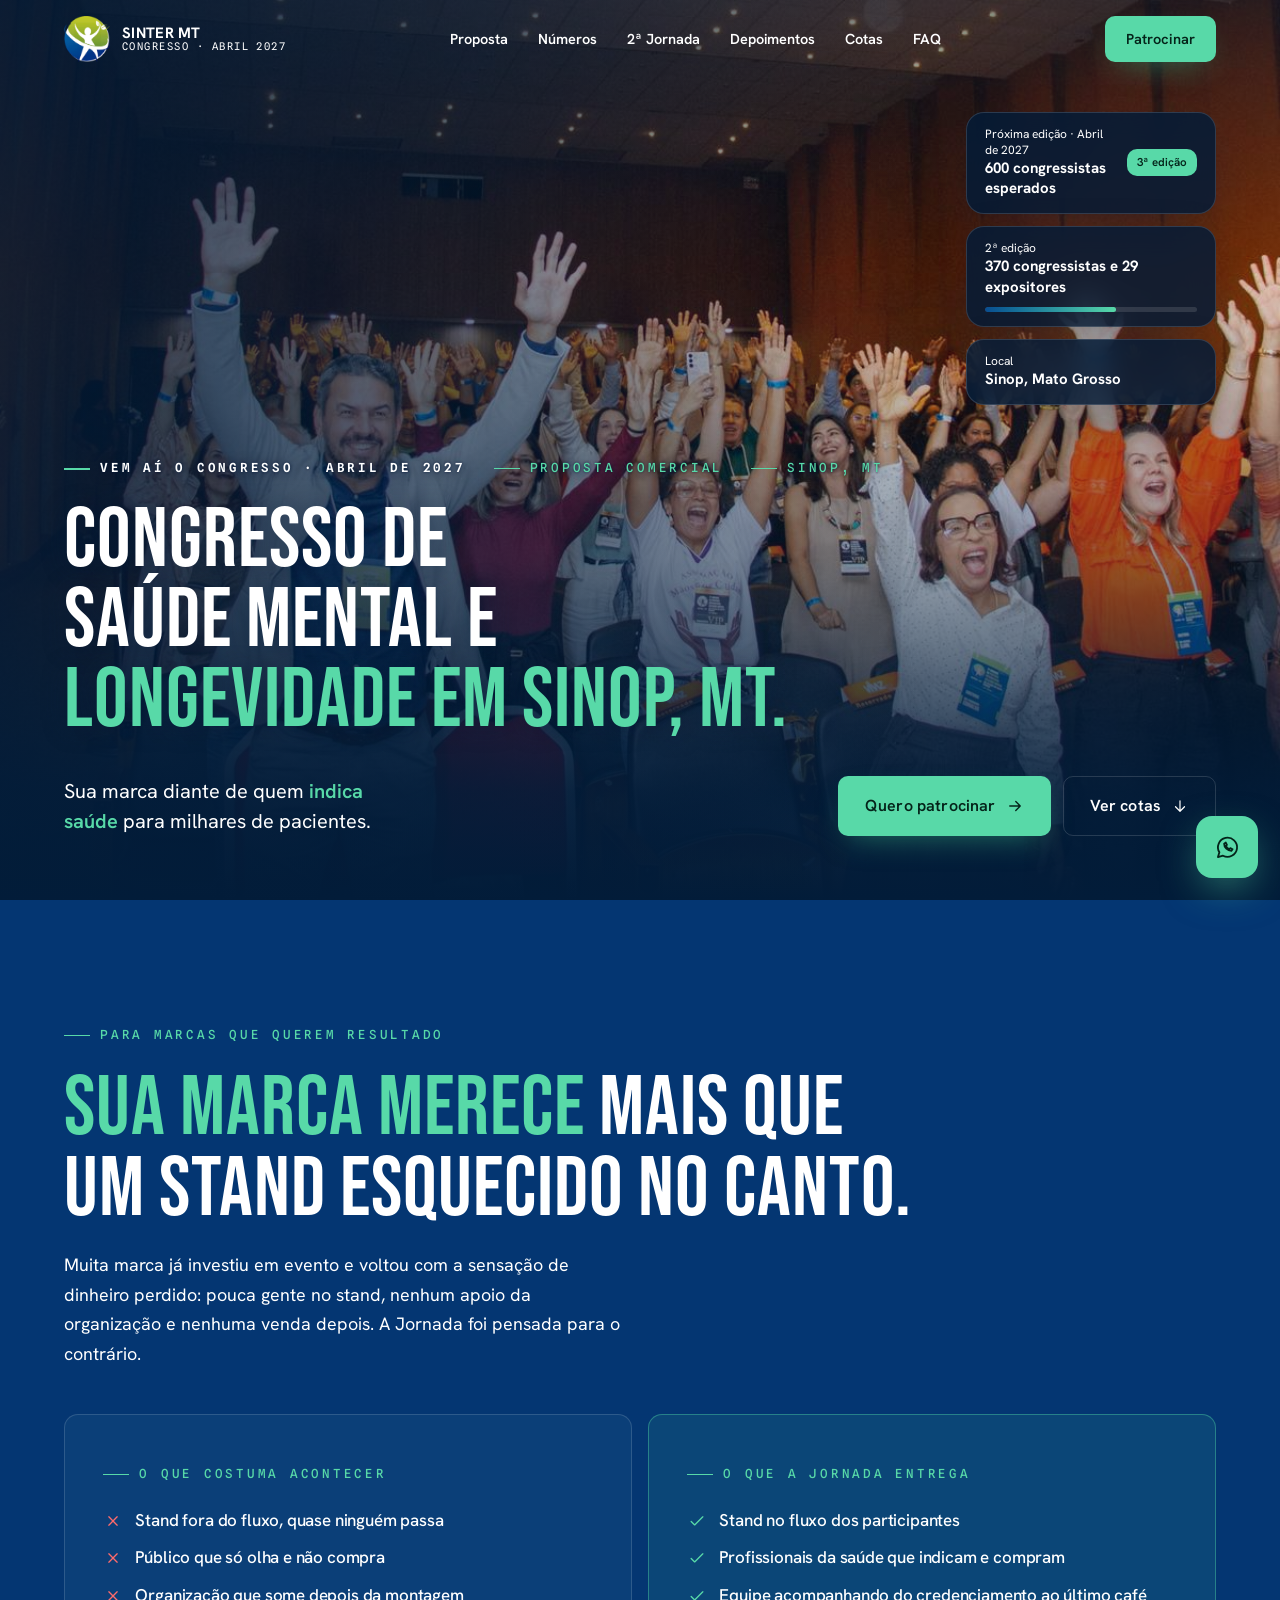
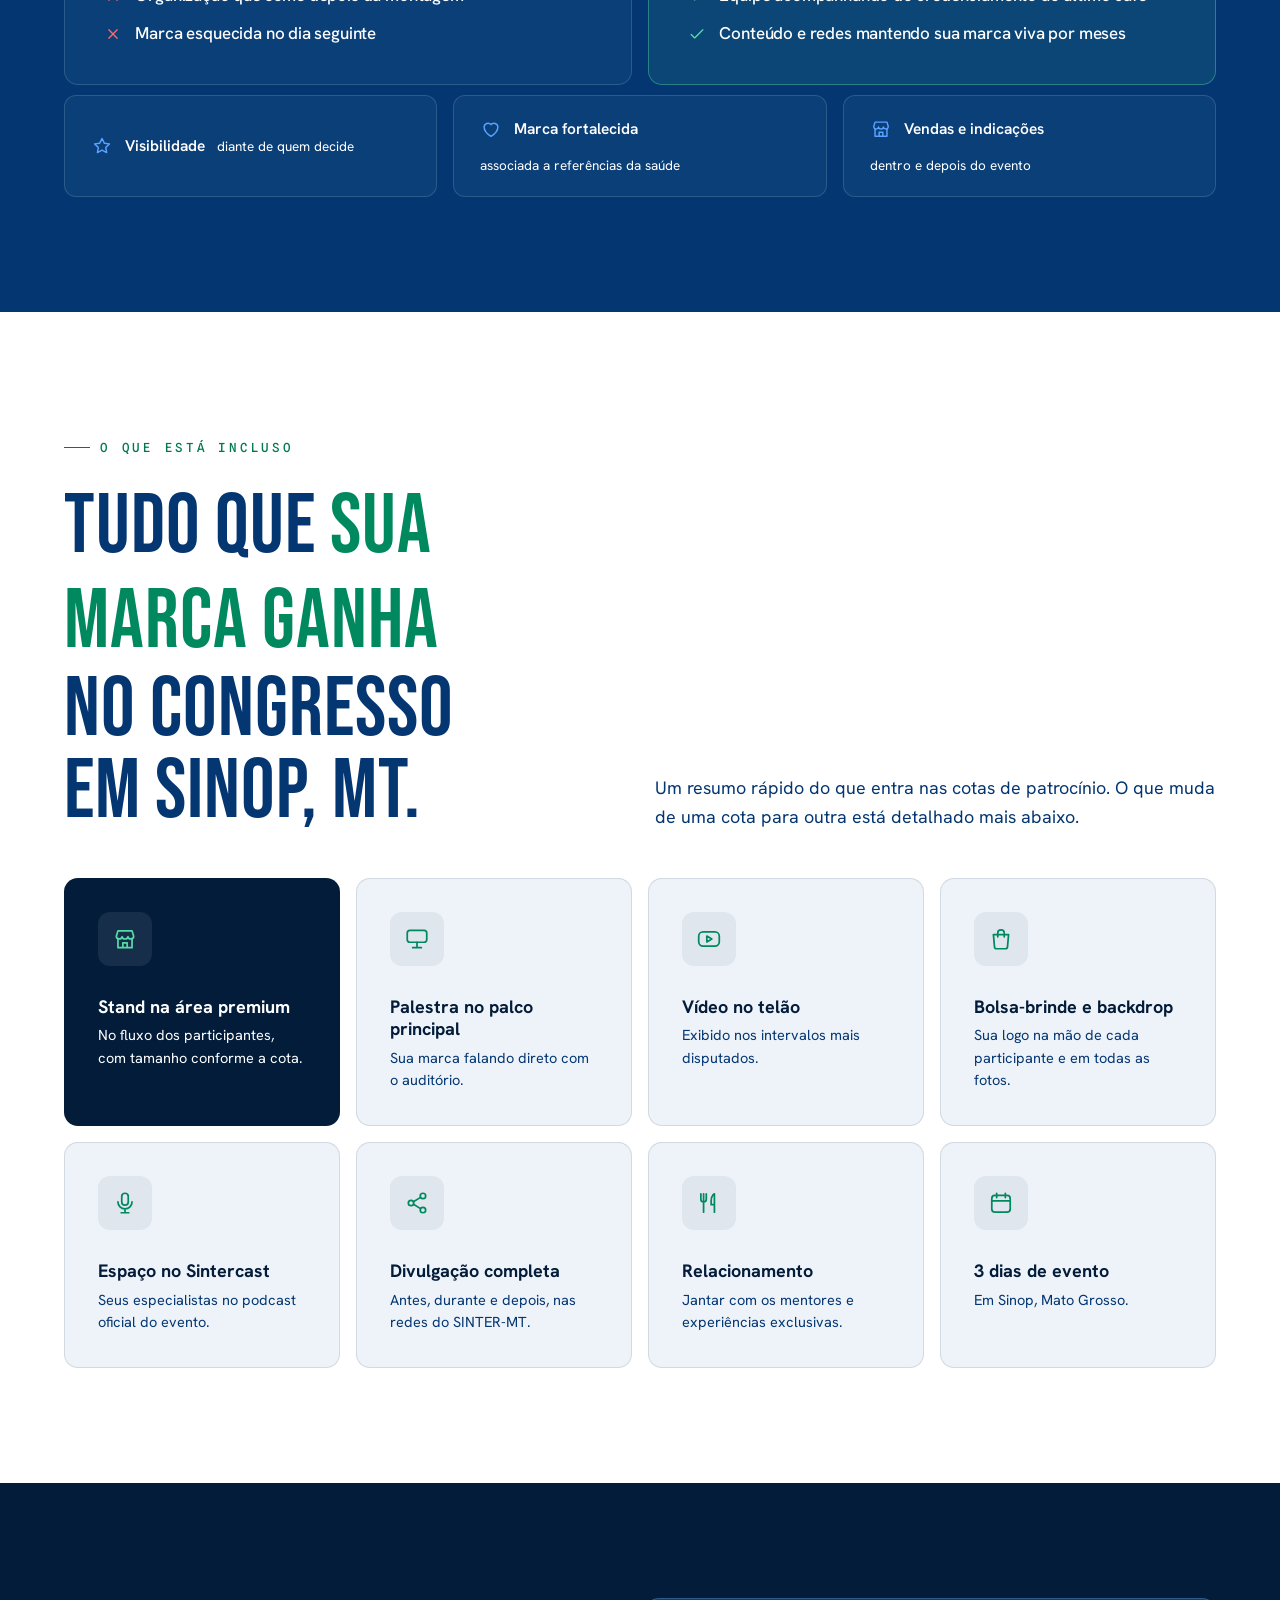
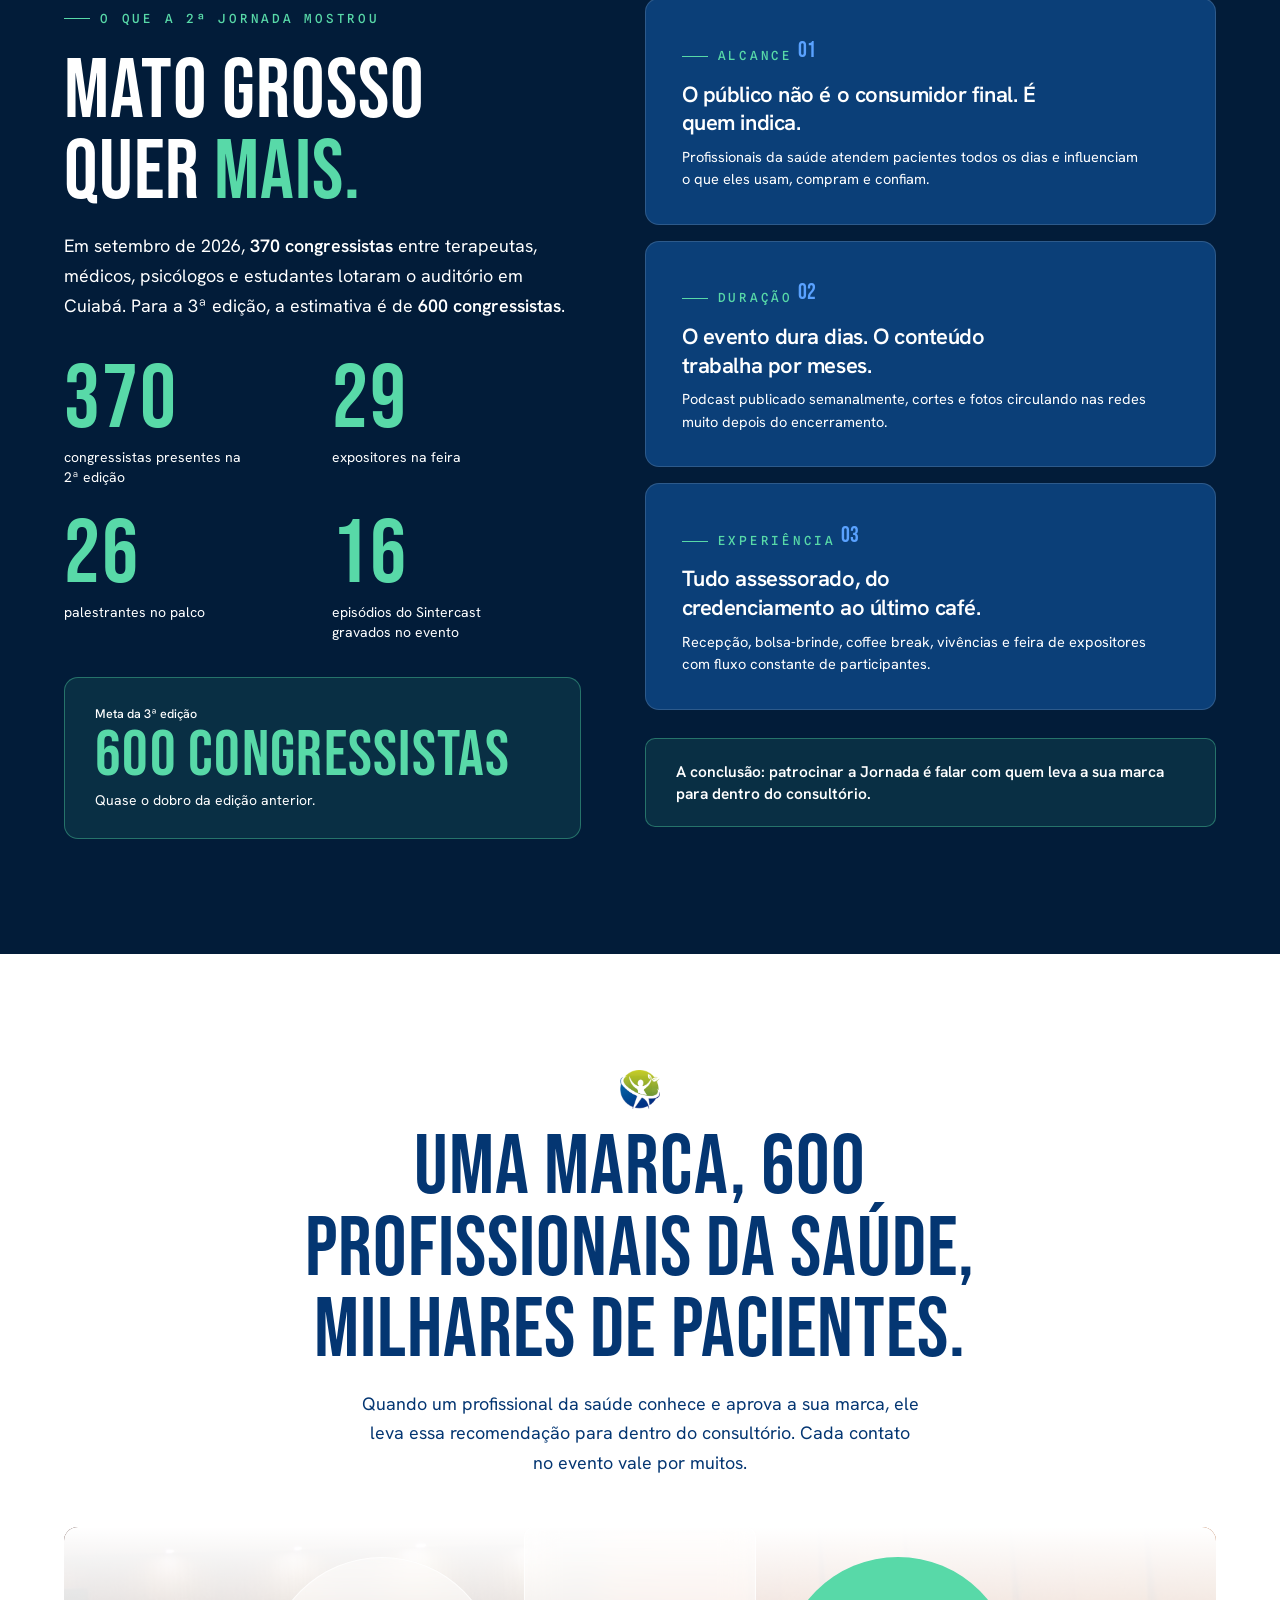
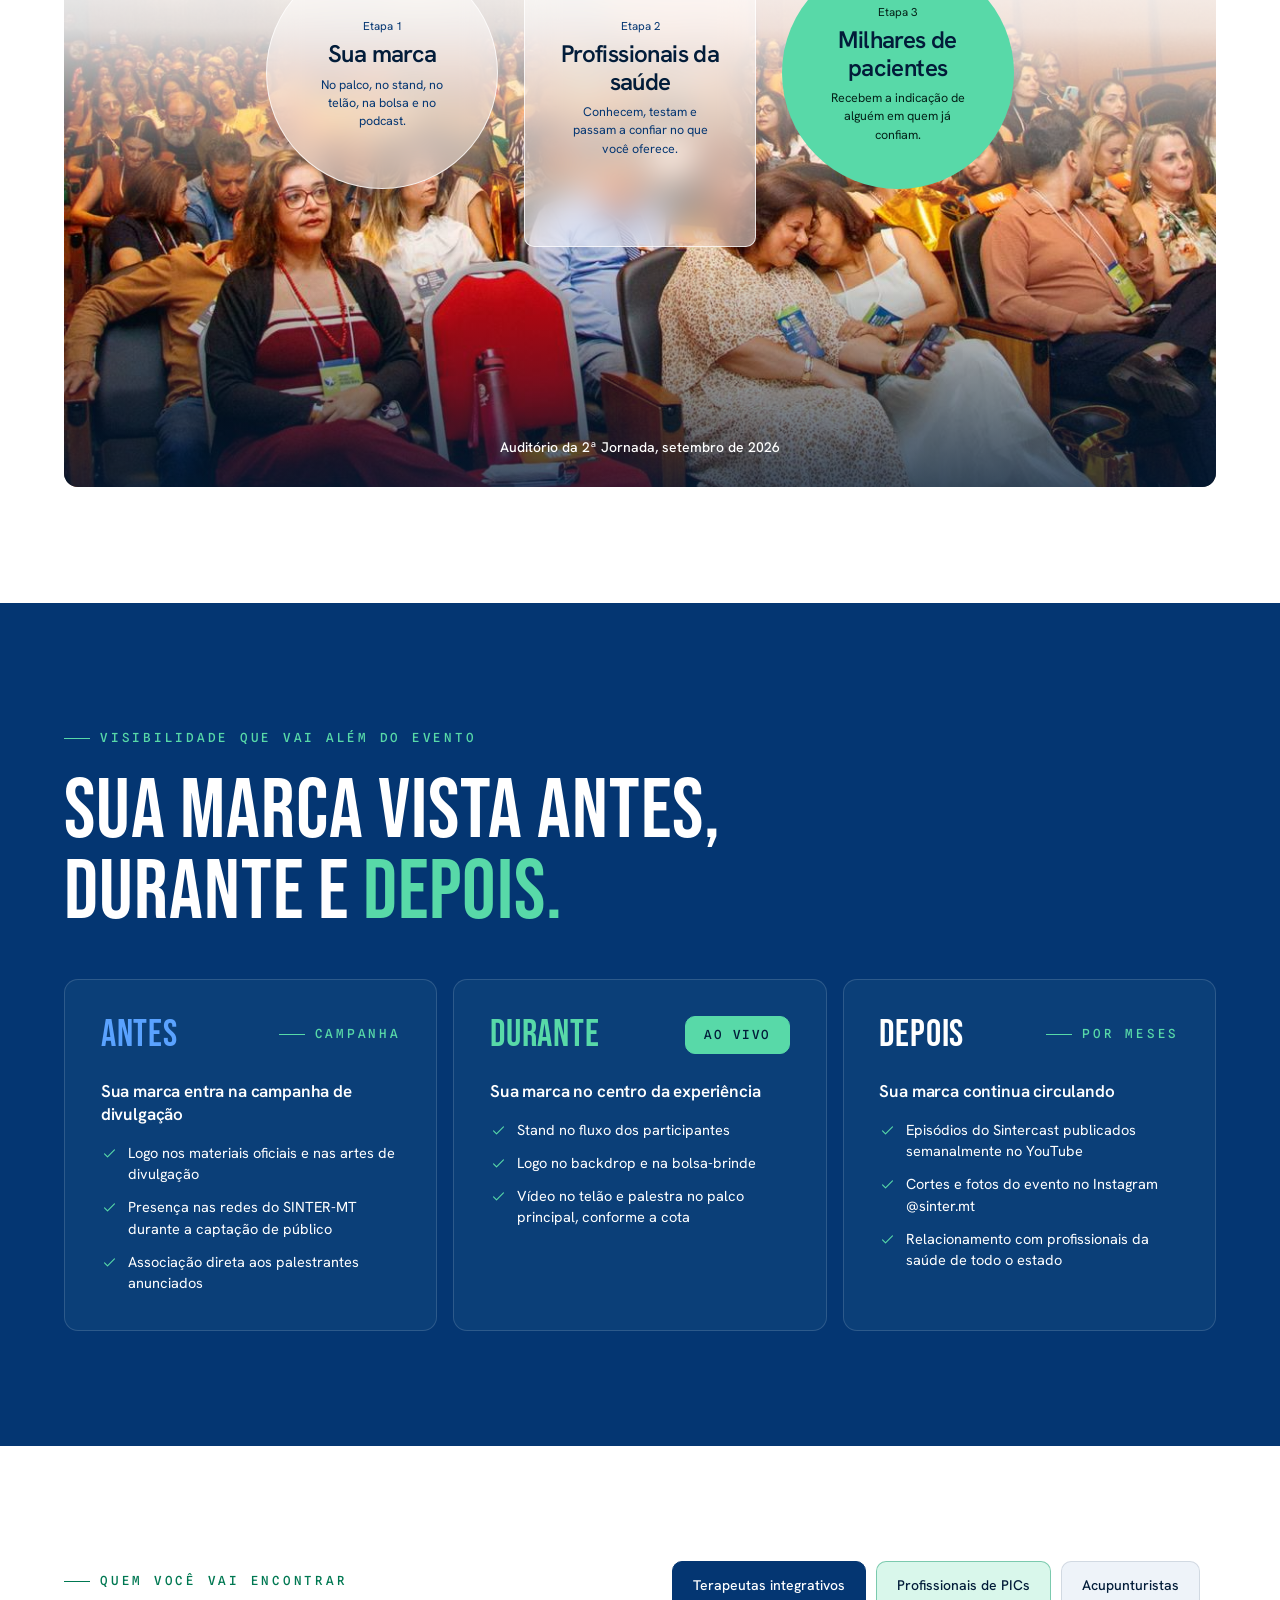
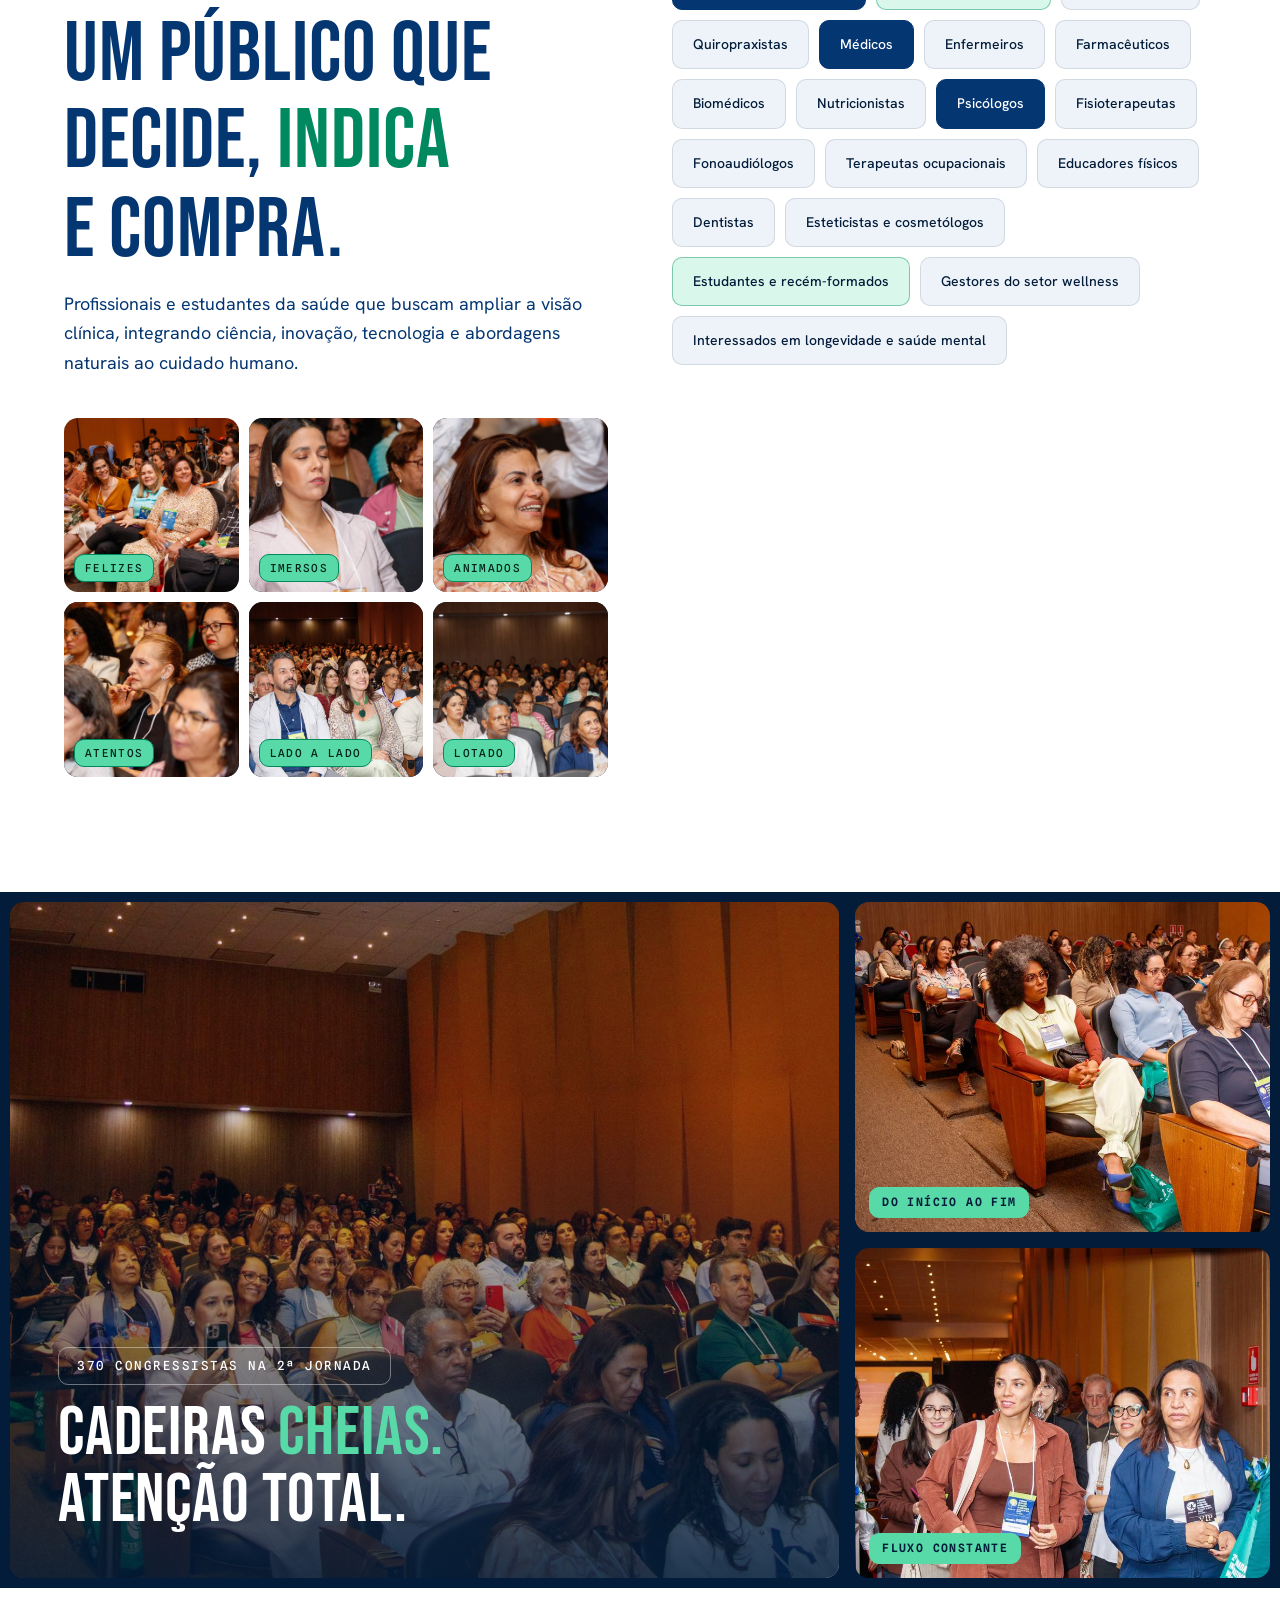
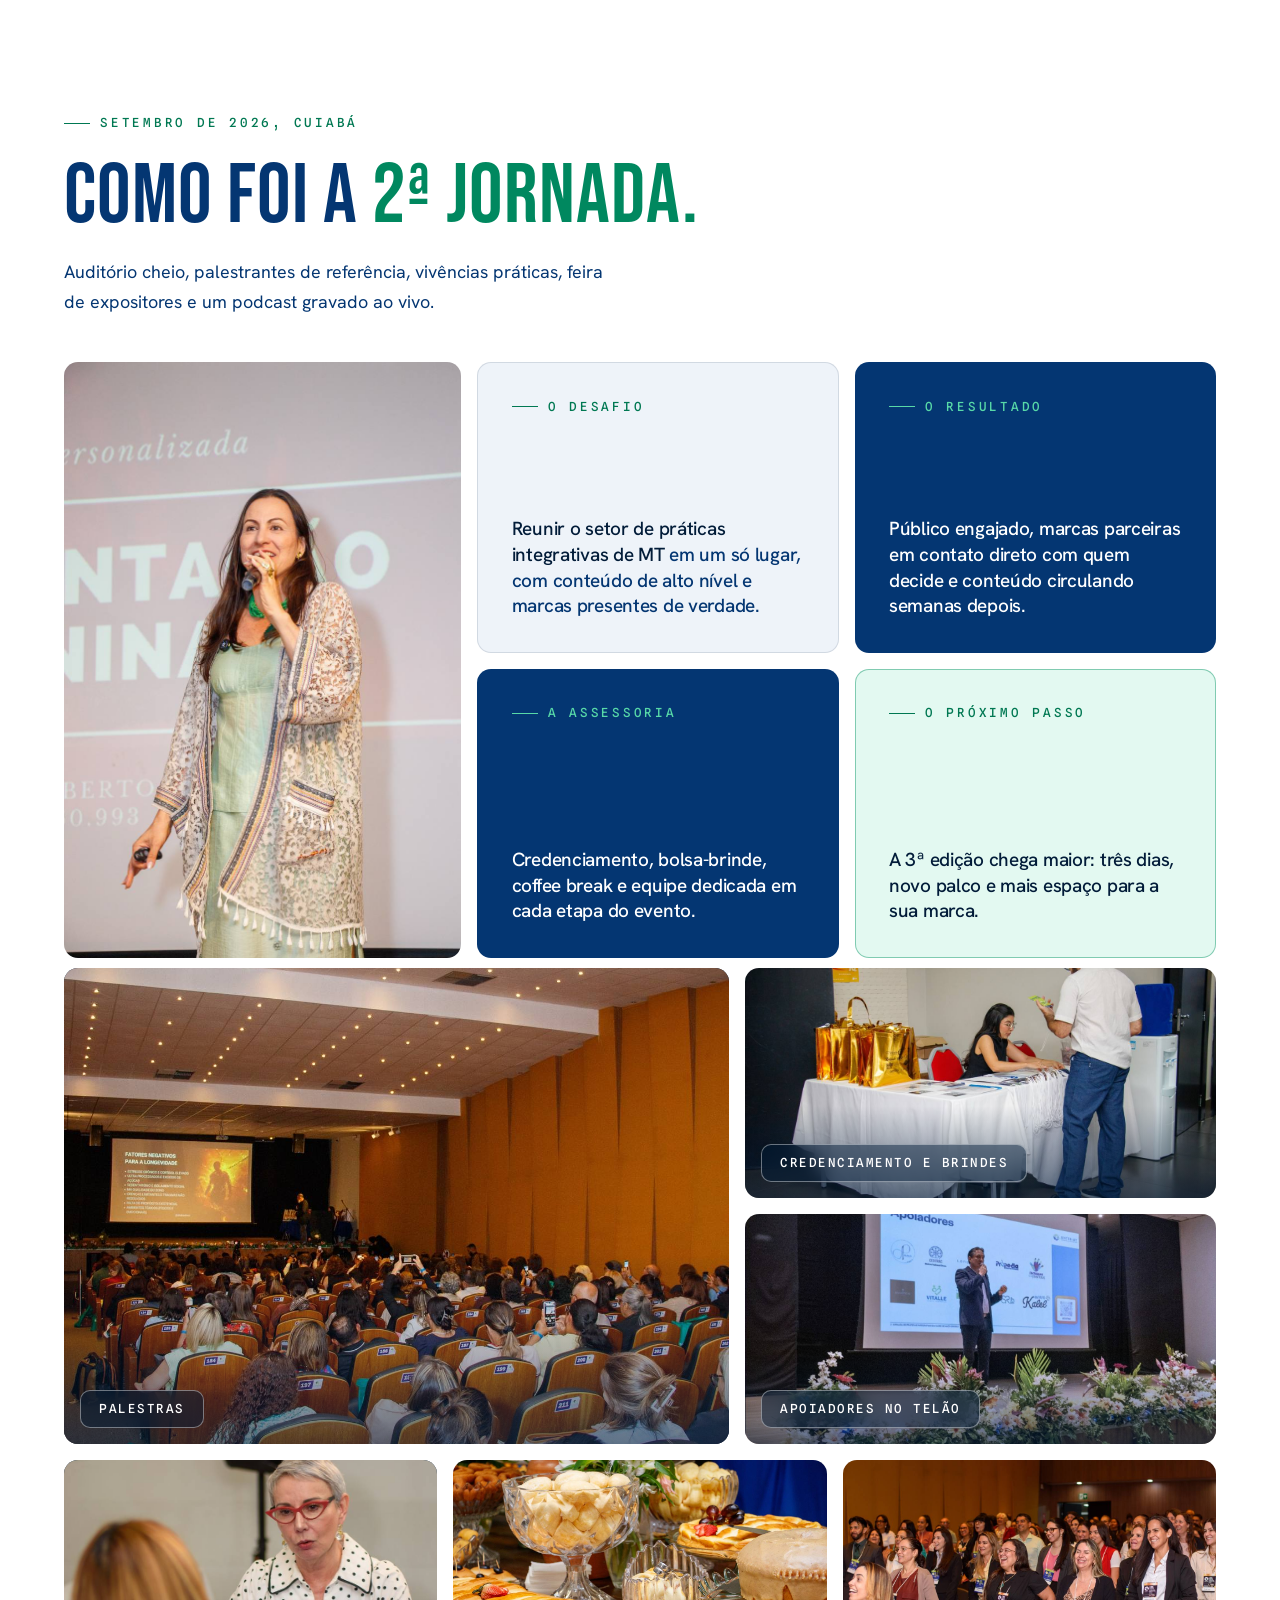
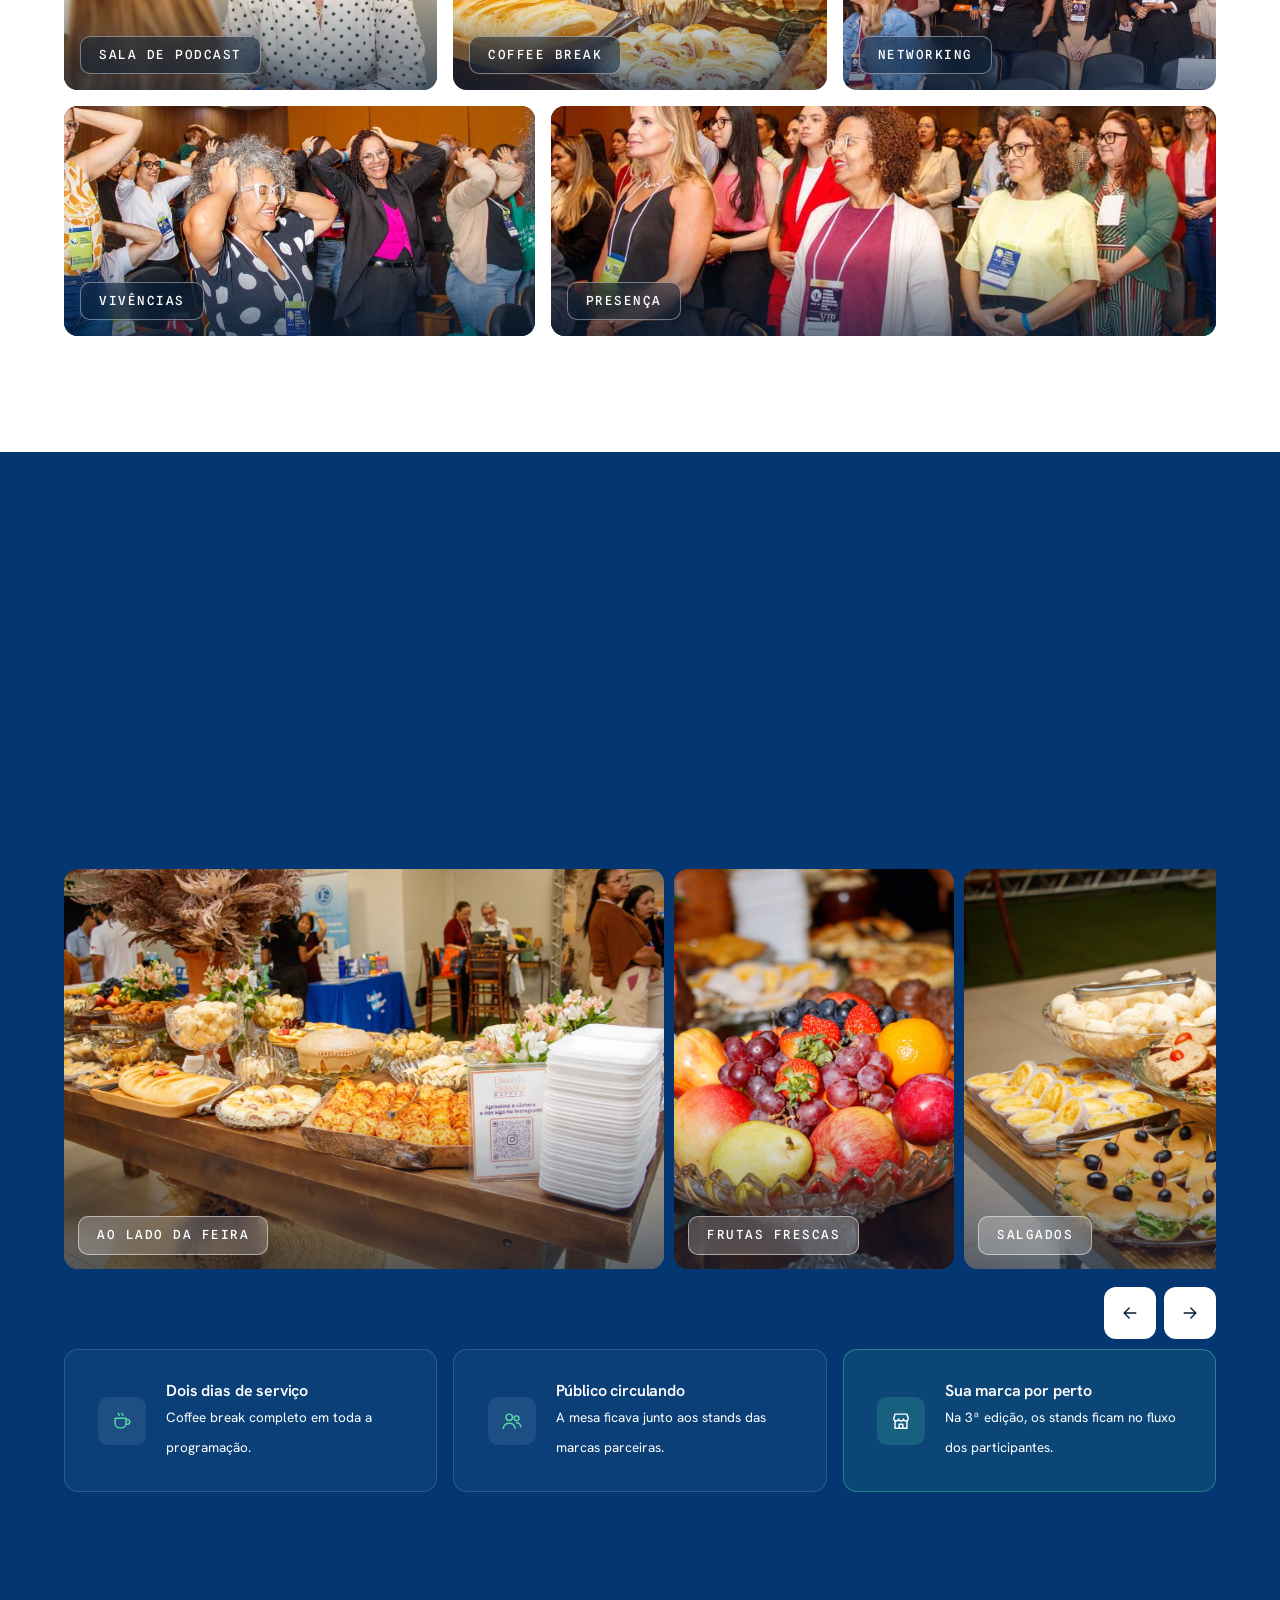
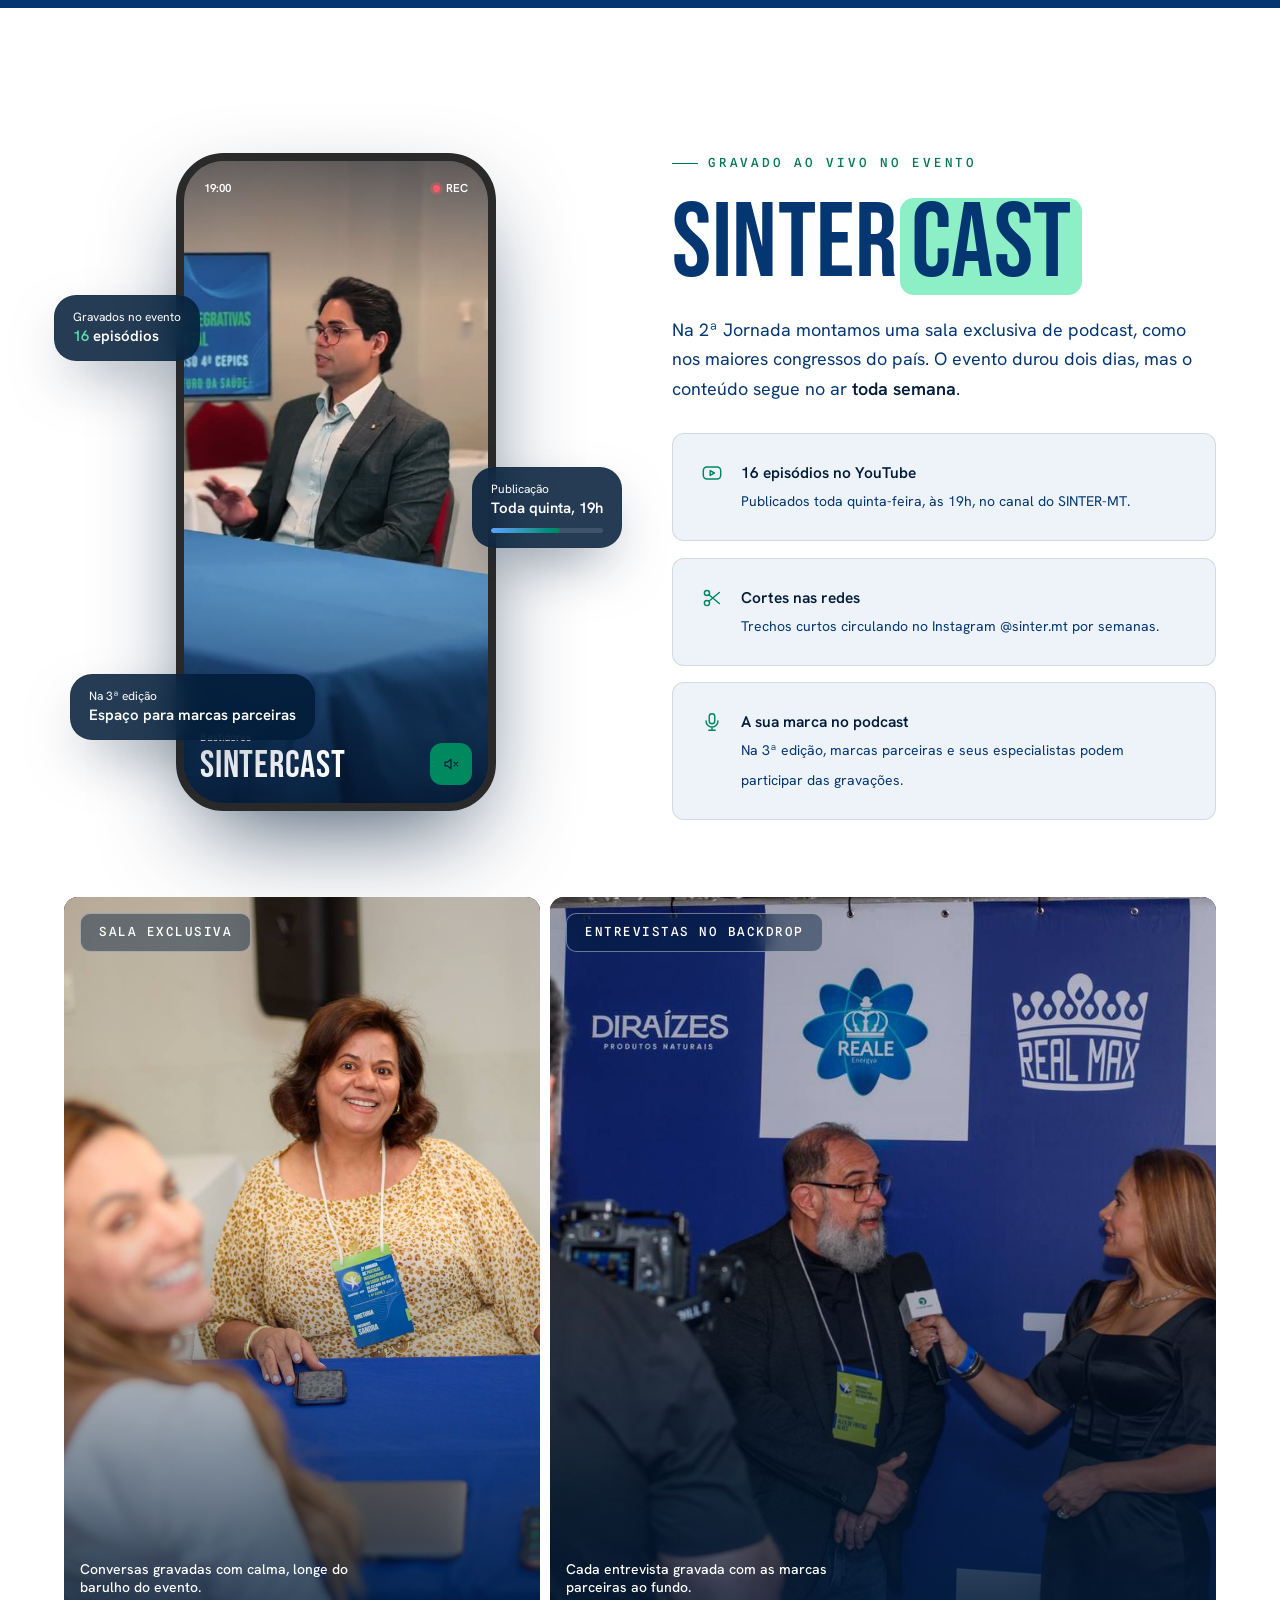
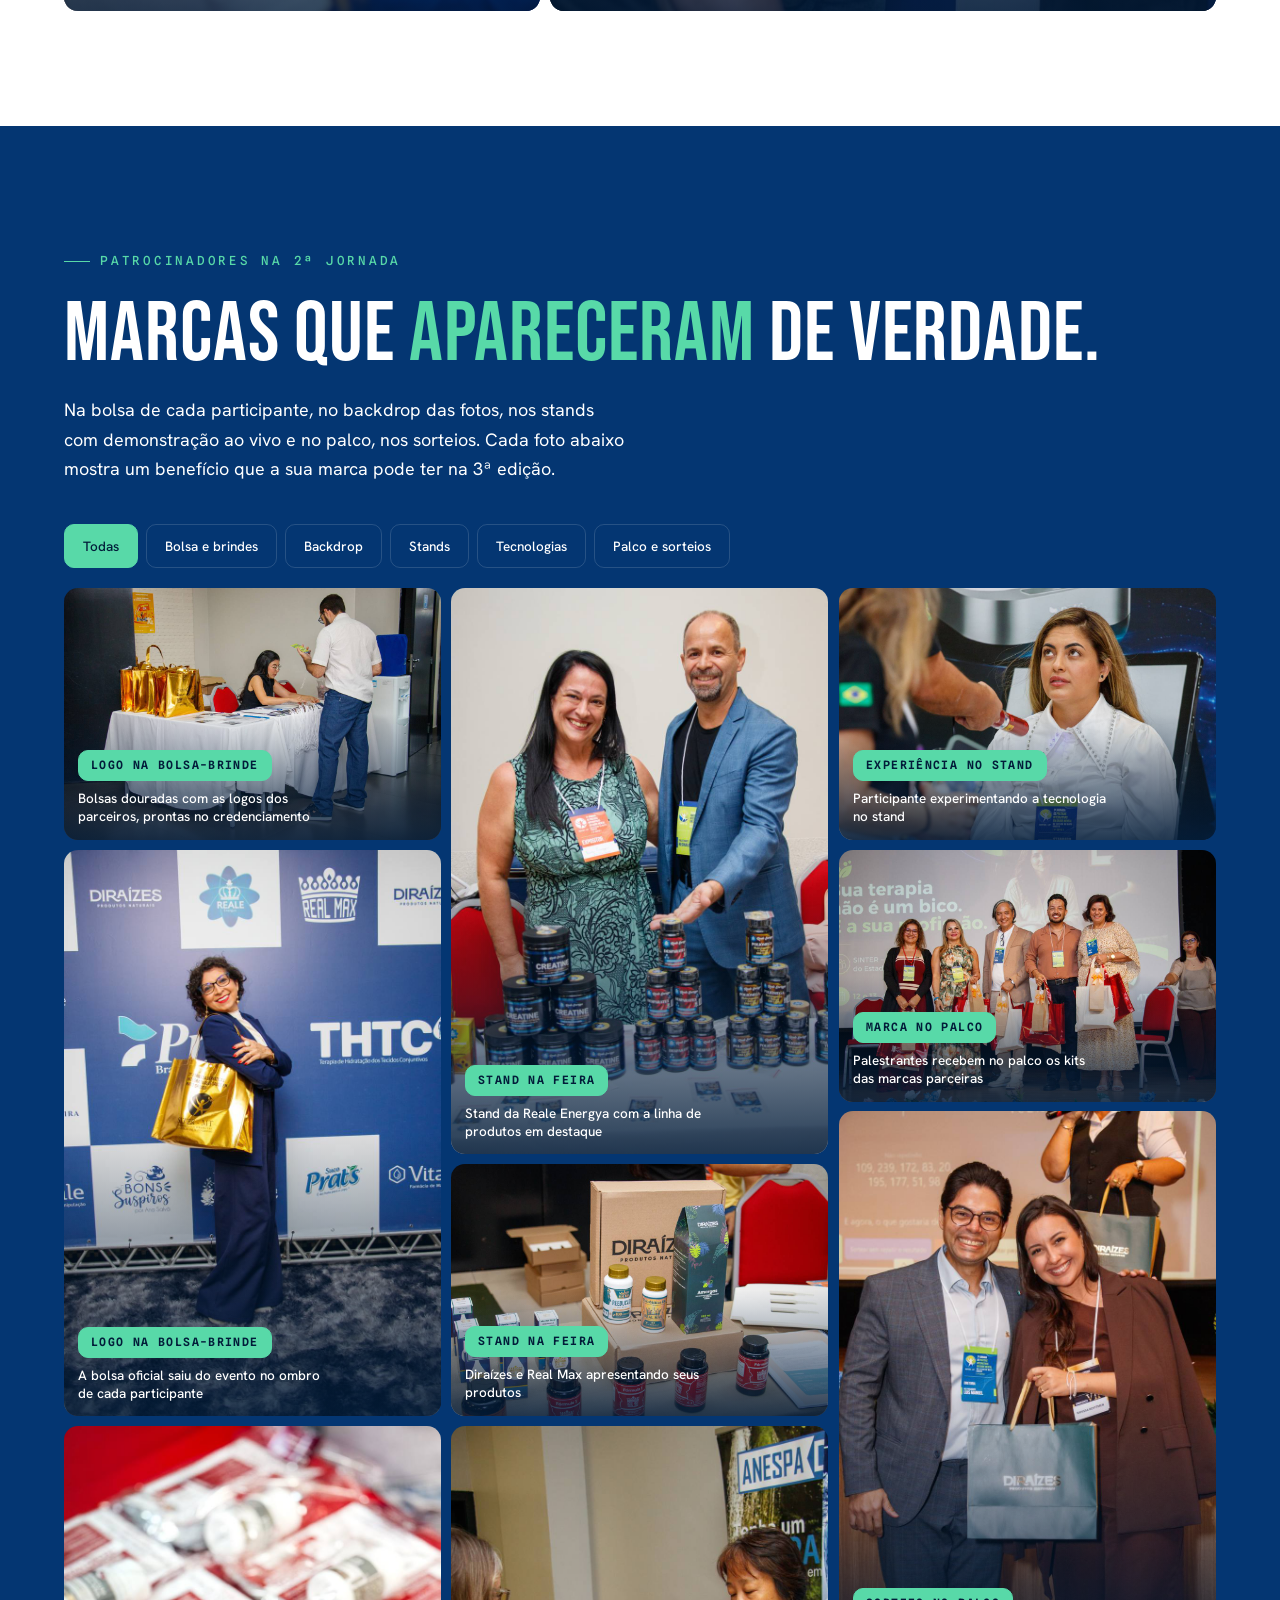
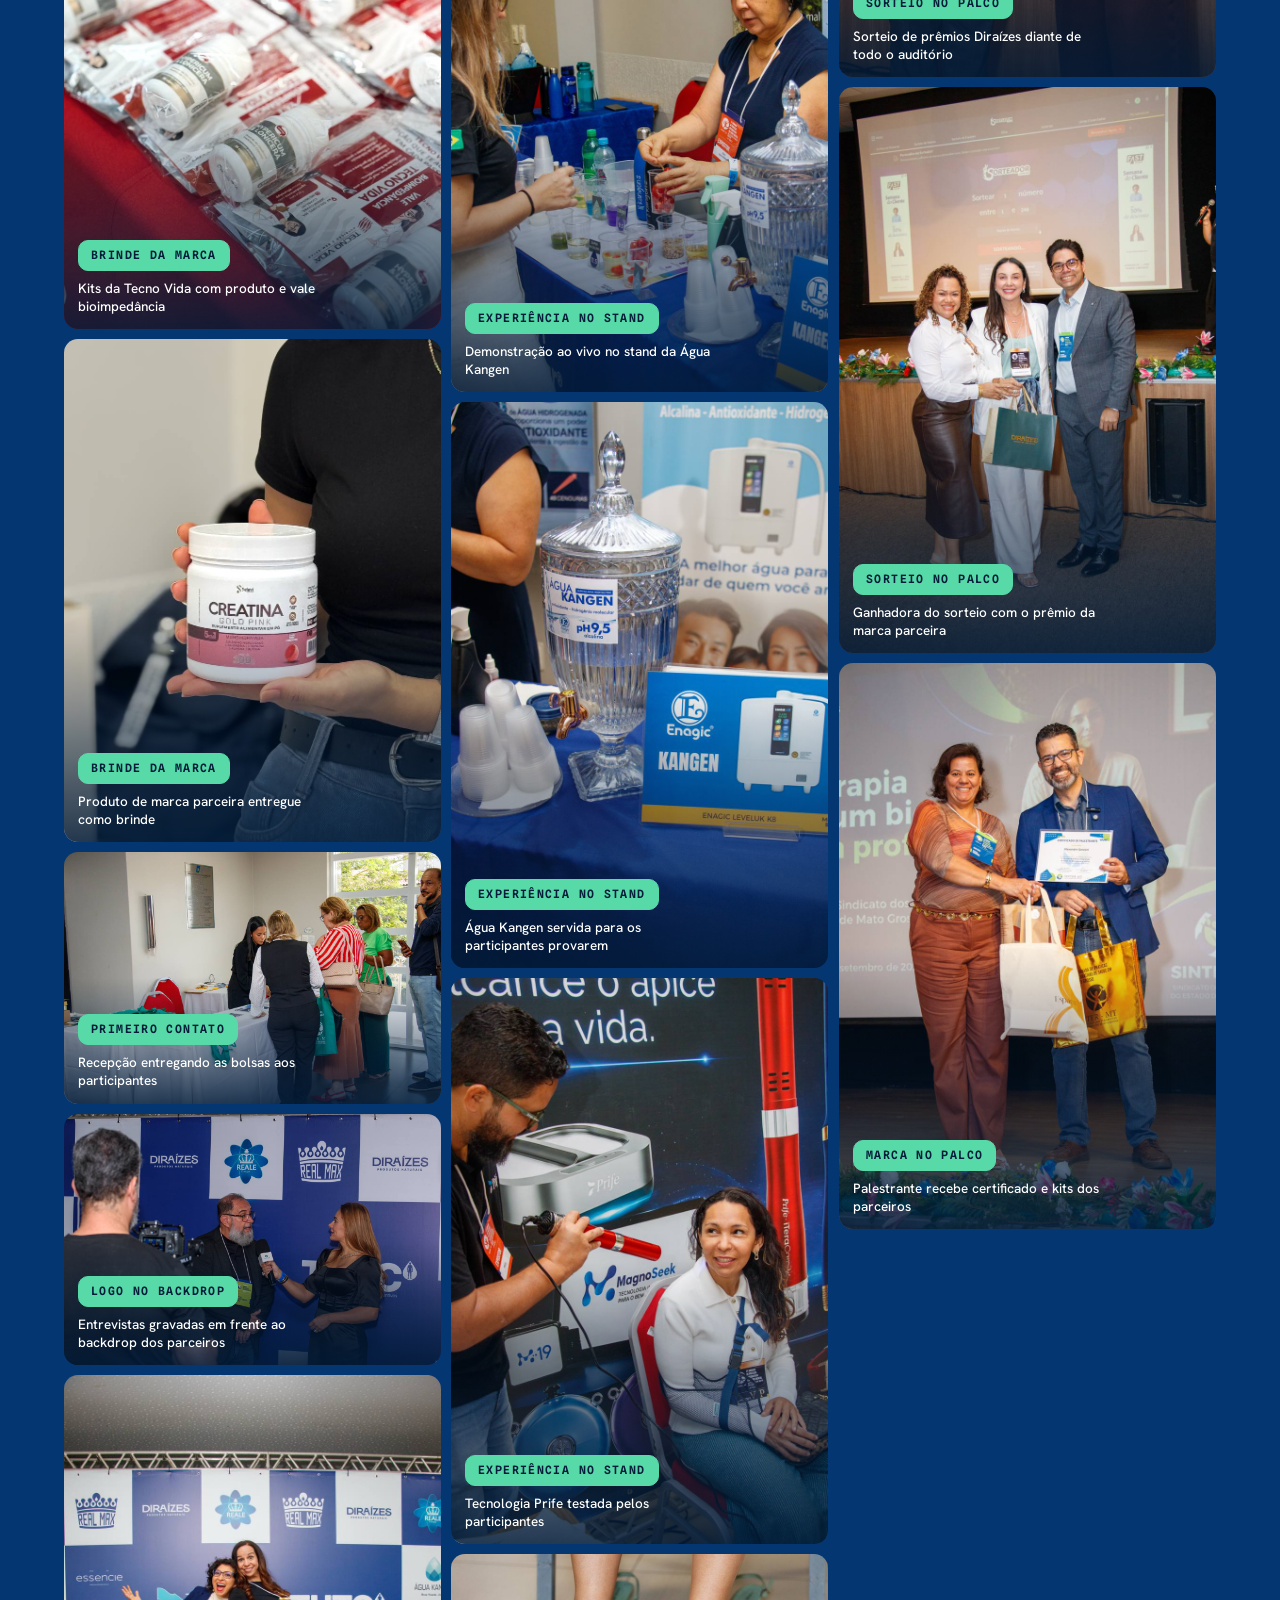
<file: propostasinter_evento2027/index.html>
<!DOCTYPE html>
<html lang="pt-BR">
<head>
<meta charset="UTF-8">
<meta name="viewport" content="width=device-width, initial-scale=1, viewport-fit=cover">
<title>Seja patrocinador | Congresso de Saúde Mental e Longevidade | SINTER-MT</title>
<meta name="description" content="Proposta comercial da Congresso de Saúde Mental e Longevidade. Coloque sua marca diante dos profissionais que indicam saúde para milhares de pacientes.">
<meta property="og:title" content="Seja patrocinador da Congresso de Saúde Mental e Longevidade">
<meta property="og:description" content="Sua marca diante de quem indica saúde para milhares de pacientes. Conheça as cotas.">
<meta name="theme-color" content="#043672">
<link rel="icon" type="image/png" href="img/embed_1.png">
<link rel="preconnect" href="https://fonts.googleapis.com">
<link rel="preconnect" href="https://fonts.gstatic.com" crossorigin>
<link href="https://fonts.googleapis.com/css2?family=Bebas+Neue&family=Hanken+Grotesk:wght@400;500;600;700;800&family=Spline+Sans+Mono:wght@400;500&display=swap" rel="stylesheet">
<style>
:root{
  --bg:#021c39;
  --panel:#043672;
  --panel-2:#0b3f78;
  --white:#ffffff;
  --soft:#e9e4d8;
  --ink:#021c39;
  --blue:#5aa2ff;
  --neon:oklch(0.80 0.135 165);
  --dim:#fff;
  --dim-ink:rgba(2,28,57,.42);
  --line:rgba(255,255,255,.14);
  --line-ink:rgba(2,28,57,.14);
  --r-xl:40px; --r-lg:28px; --r-md:22px; --r-pill:999px;
  --sans:"Hanken Grotesk",system-ui,-apple-system,"Segoe UI",Roboto,sans-serif;
  --display:"Hanken Grotesk",system-ui,sans-serif;
}
*{box-sizing:border-box;margin:0;padding:0}
html{overflow-x:hidden;scroll-behavior:smooth;-webkit-text-size-adjust:100%}
body{background:var(--bg);color:var(--white);font-family:var(--sans);font-size:16px;line-height:1.6;padding:10px 10px calc(10px + env(safe-area-inset-bottom,0px));overflow-x:hidden}
img{max-width:100%;display:block}
a{color:inherit;text-decoration:none}
strong{font-weight:600}
:focus-visible{outline:2px solid var(--neon);outline-offset:3px;border-radius:12px}
.neon{color:var(--neon)}

/* ---------- panels ---------- */
.panel{position:relative;border-radius:var(--r-xl);overflow:hidden;margin-bottom:10px;padding:clamp(56px,8vw,110px) clamp(22px,5vw,72px)}
.panel.dark{background:var(--panel)}
.panel.deep{background:var(--bg);border:1px solid var(--line)}
.panel.light{background:#f4f1ea;color:var(--ink)}
.panel.soft{background:var(--soft);color:var(--ink)}
.panel.neon-bg{background:var(--neon);color:var(--ink)}
.inner{max-width:1180px;margin:0 auto;position:relative;z-index:2}
.row{display:flex;justify-content:space-between;align-items:center;gap:20px;flex-wrap:wrap}

/* ---------- type ---------- */
.h1,.h2,.h3{font-weight:600;letter-spacing:-.035em;line-height:1.04}
.h1{font-size:clamp(42px,6.6vw,94px)}
.h2{font-size:clamp(36px,5.2vw,70px)}
.h3{font-size:clamp(26px,2.8vw,36px);letter-spacing:-.03em}
.m{color:var(--dim)}
.light .m,.soft .m,.neon-bg .m{color:var(--dim-ink)}
.p{font-size:clamp(15px,1.25vw,17px);color:var(--dim);max-width:56ch;line-height:1.65}
.light .p,.soft .p{color:#043672}
.p strong{color:var(--white)}
.light .p strong,.soft .p strong{color:var(--ink)}
.light h1 .neon,.light h2 .neon,.light h3 .neon,.soft h2 .neon{color:var(--ink);background:var(--neon);border-radius:14px;padding:0 .14em;box-decoration-break:clone;-webkit-box-decoration-break:clone}
.light .feat div{background:var(--soft)}
.light .feat span{color:#043672}
.light .feat .ic{color:var(--ink)}
.place-info{color:#fff}
.light .place-info .neon{background:none;color:var(--neon);padding:0}
.light .place-info .p{color:var(--dim)}
.light .place-info .tag{border-color:var(--line);color:#fff}
.widget{color:#fff}
.light .case .cc.w{background:var(--soft)}
.case .cc.d{color:#fff}
.light .case .cc.d .tag{border-color:var(--line);color:#fff}
.light .case .cc.d .m{color:var(--dim)}
.light .case .cc.n .tag{border-color:rgba(2,28,57,.25)}
.spc-new .tag{align-self:flex-start}
.light .steps li{background:var(--soft)}
.cb-fact{color:var(--ink)}
.hl{background:var(--neon);color:var(--ink);border-radius:18px;padding:0 .18em;box-decoration-break:clone;-webkit-box-decoration-break:clone;display:inline-block;transform:rotate(-1.5deg);line-height:1.12}

/* ---------- pills / tags ---------- */
.tag{font-family:"Spline Sans Mono",ui-monospace,monospace;text-transform:uppercase;letter-spacing:.12em;display:inline-flex;align-items:center;gap:8px;border:1px solid var(--line);border-radius:var(--r-pill);padding:8px 18px;font-size:12.5px;font-weight:500;letter-spacing:.02em;color:#fff}
.light .tag,.soft .tag{border-color:var(--line-ink);color:#043672}
.tag.fill{background:rgba(255,255,255,.08);border-color:transparent}
.light .tag.fill,.soft .tag.fill{background:var(--soft)}
.tag.neon-t{white-space:nowrap;background:var(--neon);color:var(--ink);border-color:var(--neon)}
.tag .dot{width:7px;height:7px;border-radius:50%;background:var(--blue)}

/* ---------- icons ---------- */
.ic{width:22px;height:22px;stroke:currentColor;fill:none;stroke-width:1.6;stroke-linecap:round;stroke-linejoin:round;flex:none}

/* ---------- buttons ---------- */
.btn{display:inline-flex;align-items:center;gap:14px;border-radius:var(--r-pill);padding:6px 6px 6px 26px;font-weight:600;font-size:13.5px;text-transform:uppercase;letter-spacing:.06em;min-height:58px;cursor:pointer;border:0;font-family:var(--sans);transition:transform .2s ease}
.btn:hover{transform:translateY(-2px)}
.btn .arr{width:46px;height:46px;border-radius:50%;display:grid;place-items:center;flex:none;transition:transform .25s ease}
.btn:hover .arr{transform:rotate(-45deg)}
.btn .arr .ic{width:20px;height:20px;stroke-width:1.8}
.btn-neon{background:var(--neon);color:var(--ink)}
.btn-neon .arr{background:var(--ink);color:var(--neon)}
.btn-white{background:var(--white);color:var(--ink)}
.btn-white .arr{background:var(--ink);color:var(--white)}
.btn-ink{background:var(--ink);color:var(--white)}
.btn-ink .arr{background:var(--white);color:var(--ink)}
.btn-line{background:transparent;color:var(--white);border:1px solid var(--line);padding:6px 24px}
.btn-line .ic{width:18px;height:18px}

.round{width:52px;height:52px;border-radius:50%;display:grid;place-items:center;background:var(--white);color:var(--ink);flex:none}
.round .ic{width:20px;height:20px}

/* ---------- glass ---------- */
.glass{background:rgba(255,255,255,.14);border:1px solid rgba(255,255,255,.32);backdrop-filter:blur(16px) saturate(140%);-webkit-backdrop-filter:blur(16px) saturate(140%)}
.widget{background:rgba(2,28,57,.86);border:1px solid var(--line);border-radius:22px;padding:14px 18px;backdrop-filter:blur(14px);-webkit-backdrop-filter:blur(14px);box-shadow:0 24px 60px -20px rgba(2,28,57,.6)}
.widget small{display:block;color:var(--dim);font-size:12px;line-height:1.3}
.widget b{display:block;font-weight:600;font-size:15px;line-height:1.35}

/* ---------- HERO ---------- */
.hero{min-height:calc(100svh - 20px);padding:0;display:flex;flex-direction:column}
.hero .bg{position:absolute;inset:0}
.hero .bg img{width:100%;height:100%;object-fit:cover;object-position:center 70%}
.hero .bg::after{content:"";position:absolute;inset:0;background:linear-gradient(180deg,rgba(2,28,57,.55) 0%,rgba(2,28,57,.25) 30%,rgba(2,28,57,.85) 70%,var(--bg) 100%)}
.nav{position:relative;z-index:3;display:flex;justify-content:space-between;align-items:center;padding:22px clamp(18px,3vw,34px)}
.brand{display:flex;align-items:center;gap:12px;font-weight:600;letter-spacing:-.01em;font-size:17px}
.brand img{width:42px;height:42px;object-fit:contain}
.nav-links{display:flex;gap:6px}
.nav-links a{font-size:13.5px;padding:10px 16px;border-radius:var(--r-pill);color:#fff}
.nav-links a:hover{background:rgba(255,255,255,.1)}
.nav .btn{min-height:48px;padding:4px 4px 4px 20px;font-size:14px}
.nav .btn .arr{width:40px;height:40px}
.hero-body{position:relative;z-index:2;margin-top:auto;padding:0 clamp(22px,5vw,72px) clamp(36px,5vw,64px)}
.hero-tags{display:flex;flex-wrap:wrap;gap:8px;margin-bottom:26px}
.hero .tag{color:#fff;border-color:rgba(255,255,255,.35)}
.hero h1{max-width:13ch}
.hero h1 .ln{display:block;opacity:0;transform:translateY(22px);animation:rise .9s cubic-bezier(.2,.7,.2,1) forwards}
.hero h1 .ln:nth-child(2){animation-delay:.1s}
.hero h1 .ln:nth-child(3){animation-delay:.2s}
.hero-foot{display:flex;justify-content:space-between;align-items:flex-end;gap:30px;flex-wrap:wrap;margin-top:34px;opacity:0;animation:fade .8s .45s forwards}
.hero-foot p{font-size:clamp(16px,1.6vw,20px);max-width:30ch;color:#fff;line-height:1.5}
.hero-foot p strong{color:var(--neon)}
.ctas{display:flex;flex-wrap:wrap;gap:12px}
.hero-widgets{position:absolute;right:clamp(22px,5vw,72px);top:110px;z-index:2;display:grid;gap:12px;width:250px;opacity:0;animation:fade .8s .6s forwards}
.hero-widgets .widget{display:flex;align-items:center;justify-content:space-between;gap:12px}
.mini-pill{font-size:11.5px;font-weight:600;background:var(--neon);color:var(--ink);border-radius:var(--r-pill);padding:4px 10px;white-space:nowrap}
.bar{height:5px;border-radius:5px;background:rgba(255,255,255,.12);margin-top:10px;overflow:hidden}
.bar i{display:block;height:100%;background:linear-gradient(90deg,var(--blue),var(--neon));border-radius:5px}
@keyframes rise{to{opacity:1;transform:none;filter:blur(0)}}
.hero h1 .ln{filter:blur(14px)}
.reveal{opacity:0;filter:blur(16px);transform:translateY(14px);transition:opacity .9s ease,filter .9s ease,transform .9s cubic-bezier(.2,.7,.2,1)}
.reveal.in{opacity:1;filter:blur(0);transform:none}
@keyframes fade{to{opacity:1}}

/* ---------- DOR ---------- */
.pain{display:grid;grid-template-columns:1fr 1fr;gap:10px;margin-top:46px}
.pain-card{border-radius:var(--r-lg);padding:30px}
.pain-card.bad{background:var(--panel-2)}
.pain-card.good{background:var(--neon);color:var(--ink)}
.pain-card ul{list-style:none;display:grid;gap:14px;margin-top:24px}
.pain-card li{display:flex;gap:12px;font-size:clamp(15px,1.4vw,17px);font-weight:500;line-height:1.4;letter-spacing:-.01em}
.pain-card.bad li{color:#fff}
.pain-card.bad .ic{color:#ff6b6b}
.pain-card li .ic{width:20px;height:20px;margin-top:2px}
.wants{display:grid;grid-template-columns:repeat(3,1fr);gap:10px;margin-top:10px}
.wants div{border:1px solid var(--line);border-radius:var(--r-pill);padding:16px 22px;display:flex;align-items:center;gap:12px;flex-wrap:wrap}
.wants .ic{color:var(--blue)}
.wants b{font-weight:600;font-size:15.5px}
.wants span{color:var(--dim);font-size:13.5px}
@media (max-width:900px){.pain,.wants{grid-template-columns:1fr}.wants div{border-radius:var(--r-md)}}

/* ---------- STATS (estilo pesquisa) ---------- */
.research{display:grid;grid-template-columns:.95fr 1.05fr;gap:clamp(30px,5vw,80px);align-items:start}
.bigstats{display:grid;grid-template-columns:1fr 1fr;gap:28px 20px;margin-top:40px}
.bigstat b{display:block;font-weight:600;letter-spacing:-.04em;font-size:clamp(46px,5vw,64px);line-height:1;color:var(--neon)}
.bigstat span{display:block;color:var(--dim);font-size:14px;line-height:1.45;margin-top:6px;max-width:24ch}
.goal{margin-top:34px;background:var(--neon);color:var(--ink);border-radius:var(--r-lg);padding:22px 26px;display:grid;gap:2px}
.goal small{font-size:12.5px;font-weight:500;opacity:.7}
.goal b{font-weight:600;font-size:clamp(34px,4vw,48px);letter-spacing:-.04em;line-height:1.05}
.goal>span{font-size:14px;opacity:.75}
.insights{display:grid;gap:12px}
.insight{background:var(--panel-2);border-radius:var(--r-lg);padding:26px 28px;position:relative}
.insight .num{color:var(--blue);font-size:13px;font-weight:600}
.insight h3{font-size:clamp(18px,1.8vw,22px);font-weight:600;letter-spacing:-.02em;line-height:1.3;margin:8px 0 8px;max-width:30ch}
.insight p{color:var(--dim);font-size:14.5px;line-height:1.55;max-width:58ch}
.insight .tag{position:absolute;top:22px;right:22px;padding:5px 12px;font-size:11.5px}
.statement{margin-top:12px;background:var(--neon);color:var(--ink);border-radius:var(--r-pill);padding:18px 28px;font-weight:600;font-size:15.5px;line-height:1.4}

/* ---------- PLATEIA ---------- */
.crowd{display:grid;grid-template-columns:2fr 1fr;grid-template-rows:330px 330px;gap:10px}
.crowd figure{position:relative;border-radius:var(--r-xl);overflow:hidden;margin:0}
.crowd img{width:100%;height:100%;object-fit:cover}
.crowd-main{grid-row:span 2}
.crowd-main::after{content:"";position:absolute;inset:0;background:linear-gradient(180deg,rgba(2,28,57,.1) 30%,rgba(2,28,57,.85))}
.crowd-main figcaption{position:absolute;left:clamp(20px,4vw,48px);right:20px;bottom:clamp(20px,4vw,44px);z-index:2;display:grid;gap:16px;justify-items:start}
.crowd-main .h2{max-width:14ch}
.crowd-side .tag{position:absolute;left:14px;bottom:14px;padding:5px 12px;font-size:11.5px;font-weight:600}
@media (max-width:900px){.crowd{grid-template-columns:1fr 1fr;grid-template-rows:420px 220px}.crowd-main{grid-column:span 2;grid-row:auto}}

/* ---------- MULTIPLICADOR (bolhas de vidro sobre foto) ---------- */
.mult-head{text-align:center;max-width:820px;margin:0 auto}
.mult-head .p{margin:18px auto 0}
.mult-stage{position:relative;margin-top:50px;border-radius:var(--r-lg);overflow:hidden;min-height:560px}
.mult-stage>img{position:absolute;inset:0;width:100%;height:100%;object-fit:cover;object-position:center 60%}
.mult-stage::before{content:"";position:absolute;inset:0;background:linear-gradient(180deg,#fff 0%,rgba(255,255,255,.85) 18%,rgba(255,255,255,0) 52%);z-index:1}
.mult-stage::after{content:"";position:absolute;inset:0;background:linear-gradient(0deg,rgba(2,28,57,.75),rgba(2,28,57,0) 45%);z-index:1}
.bubbles{position:relative;z-index:2;display:flex;justify-content:center;align-items:flex-start;gap:clamp(10px,2vw,26px);padding:30px 16px 0}
.bubble{width:clamp(180px,20vw,232px);aspect-ratio:1;border-radius:50%;display:flex;flex-direction:column;align-items:center;justify-content:center;text-align:center;padding:26px;color:var(--ink)}
.bubble.glass{background:rgba(255,255,255,.42);border-color:rgba(255,255,255,.7)}
.bubble.tall{aspect-ratio:auto;height:clamp(250px,27vw,320px);border-radius:var(--r-pill);margin-top:-30px}
.bubble small{font-size:11.5px;color:#043672}
.bubble h3{font-weight:600;font-size:clamp(19px,1.9vw,24px);letter-spacing:-.025em;line-height:1.15;margin:4px 0 8px}
.bubble p{font-size:12.5px;line-height:1.45;color:#043672;max-width:20ch}
.bubble.neon-b{background:var(--neon);border:0}
.mult-caption{position:absolute;z-index:2;left:0;right:0;bottom:28px;text-align:center;color:#fff;font-size:14px;font-weight:500;padding:0 20px}

/* ---------- PROBLEMA / SOLUÇÃO (estilo case) ---------- */
.case{display:grid;grid-template-columns:1.1fr 1fr 1fr;grid-template-rows:auto auto;gap:10px;margin-top:46px}
.case .photo{grid-row:span 2;border-radius:var(--r-lg);overflow:hidden;min-height:420px}
.case .photo img{width:100%;height:100%;object-fit:cover}
.case .cc{border-radius:var(--r-lg);padding:26px;display:flex;flex-direction:column;justify-content:space-between;gap:40px;min-height:230px}
.case .cc.w{background:var(--white);color:var(--ink)}
.case .cc.d{background:var(--panel-2)}
.case .cc.n{background:var(--neon);color:var(--ink)}
.case .cc .tag{align-self:flex-start}
.case .cc.w .tag,.case .cc.n .tag{border-color:rgba(2,28,57,.22);color:#043672}
.case .cc p{font-size:clamp(16px,1.5vw,19px);font-weight:500;letter-spacing:-.015em;line-height:1.35}
.case .cc p .m{color:var(--dim-ink)}
.case .cc.d p .m{color:var(--dim)}

/* galeria com pills */
.gallery{display:grid;grid-template-columns:repeat(12,1fr);grid-auto-rows:230px;gap:10px;margin-top:10px}
.shot{position:relative;border-radius:var(--r-lg);overflow:hidden;background:var(--panel-2)}
.shot img{width:100%;height:100%;object-fit:cover;transition:transform .8s ease}
.shot:hover img{transform:scale(1.04)}
.shot .tag{position:absolute;top:16px;left:16px;z-index:2;background:rgba(2,28,57,.45);border-color:rgba(255,255,255,.4);color:#fff;backdrop-filter:blur(10px);-webkit-backdrop-filter:blur(10px)}
.shot .cap{position:absolute;left:16px;right:16px;bottom:14px;z-index:2;font-size:14px;font-weight:500;line-height:1.35;color:#fff;max-width:30ch}
.shot::after{content:"";position:absolute;inset:0;background:linear-gradient(180deg,rgba(2,28,57,0) 45%,rgba(2,28,57,.8));pointer-events:none}
.gallery .shot .tag{top:auto;bottom:16px}
.gallery .shot::after{background:linear-gradient(180deg,rgba(2,28,57,0) 60%,rgba(2,28,57,.6))}
.g1{grid-column:span 7;grid-row:span 2}.g2{grid-column:span 5}.g3{grid-column:span 5}
.g4,.g5,.g6{grid-column:span 4}.g7{grid-column:span 5}.g8{grid-column:span 7}
.ph{position:absolute;inset:0;display:grid;place-items:center;background:radial-gradient(70% 80% at 30% 20%,rgba(82,217,166,.16),rgba(82,217,166,0) 60%),var(--panel-2)}
.ph .ic{width:46px;height:46px;color:#fff;stroke-width:1.3}
.light .ph,.soft .ph{background:radial-gradient(70% 80% at 30% 20%,rgba(82,217,166,.35),rgba(82,217,166,0) 60%),#e7e7ec}
.light .ph .ic,.soft .ph .ic{color:#043672}


/* ---------- COFFEE BREAK ---------- */
.car-wrap{position:relative;margin-top:46px}
.cb-track{display:flex;gap:10px;overflow-x:auto;scroll-snap-type:x mandatory;scroll-behavior:smooth;scrollbar-width:none;padding-bottom:4px}
.cb-track::-webkit-scrollbar{display:none}
.cb-item{flex:none;height:400px;scroll-snap-align:start;margin:0}
.cb-item.land{width:600px}.cb-item.port{width:280px}
.cb-item .tag{position:absolute;left:14px;bottom:14px;top:auto!important;background:rgba(255,255,255,.22);border-color:rgba(255,255,255,.5);color:#fff;z-index:2}
.cb-item::after{content:"";position:absolute;inset:0;background:linear-gradient(180deg,rgba(2,28,57,0) 60%,rgba(2,28,57,.55))}
.car-nav{display:flex;gap:8px;justify-content:flex-end;margin-top:14px}
.car-nav .round{border:0;cursor:pointer}
@media (max-width:640px){.cb-item{height:300px}.cb-item.land{width:82vw}.cb-item.port{width:58vw}}
.cb-grid{display:grid;grid-template-columns:repeat(12,1fr);grid-auto-rows:240px;gap:10px;margin-top:46px}
.cb-grid .shot::after{background:linear-gradient(180deg,rgba(2,28,57,0) 60%,rgba(2,28,57,.55))}
.cb-grid .shot .tag{background:rgba(255,255,255,.22);border-color:rgba(255,255,255,.5)}
.c1{grid-column:span 8;grid-row:span 2}.c2{grid-column:span 4;grid-row:span 2}
.c3{grid-column:span 5}.c4{grid-column:span 3}.c5{grid-column:span 4}
.c6{grid-column:span 6}.c7{grid-column:span 3}.c8{grid-column:span 3}
.cb-facts{display:grid;grid-template-columns:repeat(3,1fr);gap:10px;margin-top:10px}
.cb-fact{background:var(--white);border-radius:var(--r-lg);padding:22px 24px;display:flex;gap:16px;align-items:center}
.cb-fact .icb{width:48px;height:48px;border-radius:50%;background:var(--ink);color:var(--neon);display:grid;place-items:center;flex:none}
.cb-fact b{display:block;font-weight:600;font-size:16px;letter-spacing:-.01em;line-height:1.3}
.cb-fact span{font-size:13.5px;color:#043672;line-height:1.45}
.cb-fact.n{background:var(--neon)}
.cb-fact.n .icb{background:var(--ink)}
@media (max-width:900px){
  .cb-grid{grid-auto-rows:190px}
  .c1{grid-column:span 12}.c2{grid-column:span 6;grid-row:span 2}.c3,.c4{grid-column:span 6}.c5{grid-column:span 12}
  .c6{grid-column:span 12}.c7,.c8{grid-column:span 6;grid-row:span 2}
  .cb-facts{grid-template-columns:1fr}
}
@media (max-width:640px){
  .cb-grid{grid-auto-rows:160px}
  .c1{grid-row:span 2}
}

/* ---------- SINTERCAST (estilo app) ---------- */
.pod{display:grid;grid-template-columns:1fr 1fr;gap:clamp(30px,5vw,80px);align-items:center}
.phone-wrap{position:relative;display:flex;justify-content:center;padding:30px 0}
.phone{width:min(320px,78vw);aspect-ratio:9/18.5;border-radius:48px;background:#050505;border:8px solid #2a2a2a;overflow:hidden;position:relative;box-shadow:0 40px 100px -30px rgba(2,28,57,.8)}
.phone .screen{position:absolute;inset:0;padding:22px 18px;display:flex;flex-direction:column;gap:12px}
.phone .status{display:flex;justify-content:space-between;font-size:11.5px;font-weight:600;color:#fff;padding:0 6px}
.phone .hello small{display:block;color:var(--dim);font-size:11px;margin-top:12px}
.phone .hello b{display:block;font-weight:600;font-size:26px;letter-spacing:-.03em;line-height:1.1}
.phone .cover{border-radius:24px;overflow:hidden;position:relative;height:150px}
.phone .cover .ph{background:radial-gradient(80% 90% at 30% 30%,rgba(82,217,166,.5),rgba(82,217,166,0) 65%),#0b3f78}
.phone .cover .ic{color:#fff}
.phone .ep{background:#0b3f78;border-radius:20px;padding:14px 16px;display:flex;justify-content:space-between;align-items:center;gap:10px}
.phone .ep b{font-size:13.5px;font-weight:600;display:block;line-height:1.3}
.phone .ep small{font-size:11px;color:var(--dim)}
.phone .ep .play{width:36px;height:36px;border-radius:50%;background:var(--neon);color:var(--ink);display:grid;place-items:center;flex:none}
.phone .ep .play .ic{width:15px;height:15px;fill:currentColor}
.phone .list{display:grid;gap:2px;margin-top:2px}
.phone .list div{display:flex;justify-content:space-between;padding:10px 4px;border-bottom:1px solid rgba(255,255,255,.07);font-size:12.5px}
.phone .list div span{color:var(--dim);font-size:11px}
.phone .list div.done{opacity:.4}
.phone .tabbar{margin-top:auto;display:flex;justify-content:space-between;gap:6px}
.phone .tabbar i{width:42px;height:42px;border-radius:50%;background:#1c1c1c;display:grid;place-items:center;color:#fff}
.phone .tabbar i.on{background:#fff;color:var(--ink)}
.phone .tabbar .ic{width:17px;height:17px}
.phone .pv{position:absolute;inset:0;width:100%;height:100%;object-fit:cover}
.pv-ui{position:absolute;inset:0;display:flex;flex-direction:column;justify-content:space-between;padding:18px 16px;background:linear-gradient(180deg,rgba(2,20,45,.55) 0%,rgba(2,20,45,0) 22%,rgba(2,20,45,0) 65%,rgba(2,20,45,.8) 100%)}
.pv-ui .status{display:flex;justify-content:space-between;font-size:11.5px;font-weight:600;color:#fff;padding:0 4px}
.pv-ui .rec{display:inline-flex;align-items:center;gap:6px}
.pv-ui .rec i{width:7px;height:7px;border-radius:50%;background:#ff5a6a;box-shadow:0 0 0 3px rgba(255,90,106,.3)}
.pv-bottom{display:flex;justify-content:space-between;align-items:flex-end}
.pv-bottom small{display:block;color:#fff;font-size:11px}
.pv-bottom b{display:block;font-family:var(--display);font-weight:400;font-size:34px;line-height:.9;color:#fff}
.pv-sound{all:unset;cursor:pointer;width:42px;height:42px;border-radius:50%;background:var(--neon);color:var(--ink);display:grid;place-items:center}
.pv-sound .ic{width:18px;height:18px}
.pv-sound:focus-visible{outline:2px solid #fff;outline-offset:2px}
.pod-shots{display:grid;grid-template-columns:1fr 1.4fr;gap:10px;margin-top:56px}
.pod-shots .shot{min-height:360px}
.pod-shots .shot .tag{position:absolute;top:16px;left:16px;z-index:2;background:rgba(2,28,57,.45);border-color:rgba(255,255,255,.4);color:#fff;backdrop-filter:blur(10px);-webkit-backdrop-filter:blur(10px)}
.pod-shots .cap{position:absolute;left:16px;right:16px;bottom:14px;z-index:2;font-size:14px;font-weight:500;color:#fff;max-width:36ch}
@media (max-width:640px){.pod-shots{grid-template-columns:1fr}.pod-shots .shot{min-height:260px}}
.float{position:absolute;z-index:3}
.f1{left:-10px;top:24%}.f2{right:-14px;top:48%}.f3{left:6px;bottom:14%}
.pod-title{font-family:var(--display);font-size:clamp(80px,11vw,150px);line-height:.82;letter-spacing:.005em}
.feat{display:grid;gap:10px;margin-top:30px}
.feat div{display:flex;gap:16px;align-items:flex-start;background:var(--panel-2);border-radius:var(--r-md);padding:18px 20px}
.feat .ic{color:var(--neon);margin-top:2px}
.feat strong{display:block;font-weight:600;font-size:15.5px}
.feat span{color:var(--dim);font-size:14px;line-height:1.5}

/* ---------- BRINDES (estilo brand collateral) ---------- */
.collat{display:grid;grid-template-columns:1fr 1fr;gap:10px;margin-top:46px}
.collat .shot{min-height:340px}
.collat .shot .tag{background:rgba(255,255,255,.12)}
.collat-text{display:grid;grid-template-columns:1fr 1fr;gap:clamp(30px,5vw,80px);align-items:end;margin-top:60px}
.quote-card{background:var(--neon);color:var(--ink);border-radius:var(--r-lg);padding:28px 30px}
.quote-card p{font-size:clamp(18px,1.8vw,22px);font-weight:500;letter-spacing:-.02em;line-height:1.38}
.quote-card .who{display:flex;align-items:center;gap:12px;margin-bottom:18px}
.quote-card .who img{width:46px;height:46px;border-radius:50%;object-fit:contain;background:var(--ink);padding:5px}
.quote-card .who b{display:block;font-weight:600;font-size:15px;line-height:1.2}
.quote-card .who span{font-size:12.5px;color:#043672}


/* ---------- MARCAS EM EVIDÊNCIA ---------- */
.filters{display:flex;flex-wrap:wrap;gap:8px;margin-top:40px}
.chip-f{all:unset;cursor:pointer;font-size:13.5px;font-weight:500;padding:10px 18px;border-radius:var(--r-pill);border:1px solid var(--line);color:#fff;transition:background .2s ease,color .2s ease}
.chip-f:hover{background:rgba(255,255,255,.08)}
.chip-f:focus-visible{outline:2px solid var(--neon);outline-offset:2px}
.chip-f[aria-pressed="true"]{background:var(--neon);color:var(--ink);border-color:var(--neon)}
.sp-grid{columns:3 280px;column-gap:10px;margin-top:20px}
.sp-item{break-inside:avoid;margin-bottom:10px;position:relative;border-radius:var(--r-lg);overflow:hidden;background:var(--panel-2)}
.sp-item img{width:100%;display:block;transition:transform .8s ease}
.sp-item:hover img{transform:scale(1.03)}
.sp-item::after{content:"";position:absolute;inset:0;background:linear-gradient(180deg,rgba(2,28,57,0) 50%,rgba(2,28,57,.85));pointer-events:none}
.sp-item figcaption{position:absolute;left:14px;right:14px;bottom:14px;z-index:2;display:grid;gap:8px;justify-items:start}
.sp-item .tag{padding:5px 12px;font-size:11.5px;font-weight:600}
.sp-item .cap2{font-size:13.5px;font-weight:500;line-height:1.35;color:#fff;max-width:32ch}
.sp-item[hidden]{display:none}
@media (max-width:640px){.sp-grid{columns:2;column-gap:8px}.sp-item{margin-bottom:8px;border-radius:20px}.sp-item .cap2{display:none}.sp-item figcaption{left:8px;right:8px;bottom:8px}.sp-item .tag{font-size:10.5px;padding:4px 9px}.filters{flex-wrap:nowrap;overflow-x:auto;padding-bottom:4px;margin-right:-22px}.chip-f{white-space:nowrap}}

/* ---------- DEPOIMENTOS ---------- */
.bigquote{display:grid;grid-template-columns:.35fr 1fr;gap:30px;align-items:start}
.bigquote blockquote{font-weight:600;font-size:clamp(26px,3.5vw,48px);letter-spacing:-.035em;line-height:1.12;position:relative}
.bigquote blockquote::before{content:"“";position:absolute;left:-.6em;top:-.05em;color:var(--dim)}
.shorts{display:grid;grid-auto-flow:column;grid-auto-columns:minmax(220px,280px);justify-content:safe center;gap:10px;overflow-x:auto;scroll-snap-type:x mandatory;margin-top:56px;padding-bottom:12px;scrollbar-width:thin;scrollbar-color:rgba(255,255,255,.2) transparent}
.short{scroll-snap-align:start;position:relative;aspect-ratio:9/16;border-radius:var(--r-lg);overflow:hidden;background:var(--panel-2)}
.short button{all:unset;position:absolute;inset:0;cursor:pointer}
.short button img{width:100%;height:100%;object-fit:cover}
.short .playb{position:absolute;left:50%;top:50%;transform:translate(-50%,-50%);width:62px;height:62px;border-radius:50%;display:grid;place-items:center;background:rgba(255,255,255,.18);border:1px solid rgba(255,255,255,.4);backdrop-filter:blur(10px);-webkit-backdrop-filter:blur(10px)}
.short .playb .ic{width:22px;height:22px;fill:#fff;color:#fff;margin-left:3px}
.short video{position:absolute;inset:0;width:100%;height:100%;object-fit:cover;background:#000}
.short .vplay{all:unset;position:absolute;inset:0;cursor:pointer;z-index:2}
.short.playing .vplay{display:none}
.short iframe{position:absolute;inset:0;width:100%;height:100%;border:0}
.short .ph span{position:absolute;bottom:18px;left:0;right:0;text-align:center;font-size:12.5px;color:var(--dim)}
.cta-strip{margin-top:12px;background:var(--panel-2);border-radius:var(--r-pill);padding:10px 10px 10px 30px;display:flex;justify-content:space-between;align-items:center;gap:16px;flex-wrap:wrap}
.cta-strip p{font-weight:600;font-size:clamp(17px,1.8vw,21px);letter-spacing:-.02em}

/* ---------- 3ª EDIÇÃO ---------- */
.ed-head{display:grid;grid-template-columns:1fr 1fr;gap:30px;align-items:end}
.inc-grid{grid-template-columns:repeat(4,1fr)!important}
.inc-grid .ed{min-height:220px;gap:30px}
@media (max-width:900px){.inc-grid{grid-template-columns:1fr 1fr!important}}
@media (max-width:640px){.inc-grid{grid-template-columns:1fr 1fr!important;gap:8px}.inc-grid .ed{min-height:0;padding:18px;gap:18px;border-radius:22px}.inc-grid .ed h3{font-size:15px}.inc-grid .ed p{font-size:12.5px}.inc-grid .icb{width:40px;height:40px}}
.ed-grid{display:grid;grid-template-columns:repeat(3,1fr);gap:10px;margin-top:46px}
.ed{background:var(--soft);border-radius:var(--r-lg);padding:26px;display:flex;flex-direction:column;gap:46px;min-height:250px}
.ed .top{display:flex;justify-content:space-between;align-items:center}
.ed .icb{width:50px;height:50px;border-radius:50%;background:var(--ink);color:var(--neon);display:grid;place-items:center}
.ed h3{font-weight:600;font-size:20px;letter-spacing:-.02em;line-height:1.25}
.ed p{font-size:14.5px;color:#043672;line-height:1.55;margin-top:6px}
.ed.feature{background:var(--ink);color:#fff}
.ed.feature p{color:var(--dim)}
.ed.feature .icb{background:var(--neon);color:var(--ink)}

/* ---------- ANTES / DURANTE / DEPOIS ---------- */
.phases{display:grid;grid-template-columns:repeat(3,1fr);gap:10px;margin-top:46px}
.phase{background:var(--panel-2);border-radius:var(--r-lg);padding:28px}
.phase .when{display:flex;justify-content:space-between;align-items:center;margin-bottom:26px}
.phase .when b{font-weight:600;font-size:30px;letter-spacing:-.03em}
.phase:nth-child(2) .when b{color:var(--neon)}
.phase:nth-child(1) .when b{color:var(--blue)}
.phase h3{font-weight:600;font-size:17px;line-height:1.35;margin-bottom:16px;letter-spacing:-.01em}
.phase ul{list-style:none;display:grid;gap:11px}
.phase li{display:flex;gap:10px;color:var(--dim);font-size:14.5px;line-height:1.5}
.phase li .ic{width:17px;height:17px;color:var(--neon);margin-top:3px}

/* ---------- PÚBLICO ---------- */
.aud{display:grid;grid-template-columns:1fr 1fr;gap:clamp(30px,5vw,80px)}
.needs{margin-top:30px}
.needs .seg{display:flex;height:16px;border-radius:16px;overflow:hidden;gap:4px;margin-top:14px}
.needs .seg i{border-radius:16px}
.aud-tags{display:flex;flex-wrap:wrap;gap:8px;align-content:flex-start}
.aud-tags span{background:var(--soft);border-radius:var(--r-pill);padding:11px 18px;font-size:14px;font-weight:500}
.aud-tags span.k{background:var(--ink);color:#fff}
.aud-tags span.n{background:var(--neon)}
.aud-photos{display:grid;grid-template-columns:repeat(3,1fr);gap:10px;margin-top:40px}
.aud-photos .shot{aspect-ratio:1}
.aud-photos .shot::after{display:none}
.aud-photos .shot .tag{background:var(--neon);color:var(--ink);border-color:var(--neon);position:absolute;left:10px;bottom:10px;top:auto;padding:4px 10px;font-size:11px;z-index:2}

/* ---------- PALESTRANTES ---------- */
.spk{display:grid;grid-template-columns:repeat(4,1fr);gap:10px;margin-top:46px}
.sp{background:var(--panel-2);border-radius:var(--r-md);padding:20px 22px;display:flex;gap:14px;align-items:center}
.sp .av{width:44px;height:44px;border-radius:50%;background:var(--bg);border:1px solid var(--line);display:grid;place-items:center;font-weight:600;font-size:14px;color:var(--neon);flex:none}
.sp img.av{object-fit:cover;padding:0;border:2px solid var(--neon)}
.stage-strip{display:grid;grid-template-columns:repeat(4,1fr);gap:10px;margin-top:46px}
.stage-strip .shot{aspect-ratio:3/4}
.stage-strip figcaption{position:absolute;left:16px;right:16px;bottom:14px;z-index:2}
.stage-strip figcaption b{display:block;font-weight:600;font-size:16px;color:#fff;line-height:1.25}
.stage-strip figcaption span{display:block;font-size:12.5px;color:#fff}
.stage-strip+.spk{margin-top:10px}
@media (max-width:900px){.stage-strip{grid-template-columns:1fr 1fr}}
.sp b{display:block;font-weight:600;font-size:15px;line-height:1.25;letter-spacing:-.01em}
.sp span{display:block;color:var(--dim);font-size:13px;line-height:1.4;margin-top:2px}
.sp.new{grid-column:span 4;background:var(--neon);color:var(--ink);justify-content:space-between;flex-wrap:wrap;border-radius:var(--r-pill);padding:16px 16px 16px 30px}
.sp.new b{font-size:18px}
.sp.new span{color:#043672}

/* ---------- PALESTRANTES (cards com foto) ---------- */
.spk-grid{display:grid;grid-template-columns:repeat(4,1fr);gap:10px;margin-top:46px}
.spc{aspect-ratio:3/4;margin:0}
.spc figcaption{position:absolute;left:16px;right:16px;bottom:14px;z-index:2}
.spc figcaption b{display:block;font-weight:600;font-size:16px;color:#fff;line-height:1.25}
.spc figcaption span{display:block;font-size:12.5px;color:#fff;line-height:1.4;margin-top:2px}
.sp-ph{background:radial-gradient(80% 70% at 30% 25%,rgba(82,217,166,.22),rgba(82,217,166,0) 60%),var(--panel-2)}
.sp-ph span{font-weight:600;font-size:40px;letter-spacing:-.02em;color:#fff;margin-bottom:40px}
.spc-new{aspect-ratio:3/4;border-radius:var(--r-lg);background:var(--neon);color:var(--ink);padding:22px;display:flex;flex-direction:column;justify-content:space-between}
.spc-new b{display:block;font-weight:600;font-size:22px;letter-spacing:-.02em;line-height:1.15}
.spc-new span{font-size:14px;color:#043672}
@media (max-width:900px){.spk-grid{grid-template-columns:repeat(3,1fr)}}
@media (max-width:640px){.spk-grid{grid-template-columns:1fr 1fr;gap:8px}.spc figcaption b{font-size:14px}.spc figcaption span{font-size:11.5px}.spc-new b{font-size:18px}}

/* ---------- COTAS (estilo plano: topo escuro, gaveta branca) ---------- */
.plans-top{text-align:center;max-width:820px;margin:0 auto}
.plans-top .p{margin:18px auto 0}
.drawer{background:var(--white);color:var(--ink);border-radius:var(--r-xl);margin-top:50px;padding:clamp(18px,3vw,34px);display:grid;grid-template-columns:1fr 1.05fr;gap:clamp(16px,3vw,34px)}
.drawer h3.cy{font-weight:600;font-size:clamp(26px,2.6vw,34px);letter-spacing:-.03em;margin:4px 6px 18px}
.plan-list{display:grid;gap:8px;align-content:start}
.plan{all:unset;box-sizing:border-box;cursor:pointer;display:flex;justify-content:space-between;align-items:center;gap:16px;background:var(--soft);border-radius:var(--r-md);padding:18px 22px;transition:background .2s ease}
.plan:hover{background:#e8e8ee}
.plan:focus-visible{outline:2px solid var(--ink);outline-offset:2px}
.plan b{display:block;font-weight:600;font-size:19px;letter-spacing:-.02em;line-height:1.2}
.plan small{display:block;font-size:12.5px;color:#043672;margin-top:2px}
.plan .pr{font-weight:600;font-size:clamp(20px,2vw,26px);letter-spacing:-.03em;white-space:nowrap}
.plan[aria-selected="true"]{background:var(--ink);color:#fff}
.plan[aria-selected="true"] small{color:var(--dim)}
.plan[aria-selected="true"] .pr{color:var(--neon)}
.plan .badge{white-space:nowrap;display:inline-block;font-size:11px;font-weight:600;background:var(--neon);color:var(--ink);border-radius:var(--r-pill);padding:3px 10px;margin-left:8px;vertical-align:middle}
.detail{background:var(--ink);color:#fff;border-radius:var(--r-lg);padding:clamp(24px,3vw,36px);display:flex;flex-direction:column;position:relative;overflow:hidden}
.detail::before{content:"";position:absolute;width:340px;height:340px;border-radius:50%;background:var(--neon);filter:blur(120px);opacity:.18;right:-120px;top:-140px}
.detail .dt{flex-wrap:wrap-reverse;display:flex;justify-content:space-between;align-items:flex-start;gap:12px;position:relative}
.detail .dn{font-family:var(--display);font-size:clamp(56px,6vw,84px);line-height:.88;letter-spacing:.01em}
.detail .dd{color:var(--dim);font-size:14.5px;margin-top:12px;max-width:44ch;position:relative}
.detail ul{list-style:none;display:grid;grid-template-columns:1fr 1fr;gap:12px 20px;margin:26px 0 28px;position:relative}
.detail li{display:flex;gap:10px;font-size:14px;line-height:1.45}
.detail li .ic{width:17px;height:17px;color:var(--neon);margin-top:2px}
.detail .dp{margin-top:auto;display:flex;justify-content:space-between;align-items:flex-end;gap:16px;flex-wrap:wrap;position:relative;padding-top:22px;border-top:1px solid var(--line)}
.detail .dp small{display:block;color:var(--dim);font-size:12px}
.detail .dp b{font-weight:600;font-size:clamp(34px,3.6vw,46px);letter-spacing:-.04em;line-height:1;color:var(--neon)}
.detail .soon b{color:var(--dim)}

.compare-wrap{margin-top:10px;background:var(--white);color:var(--ink);border-radius:var(--r-xl);overflow-x:auto;padding:clamp(14px,2vw,24px)}
table.compare{width:100%;min-width:820px;border-collapse:separate;border-spacing:0;font-size:14px}
.compare caption{text-align:left;font-weight:600;font-size:clamp(22px,2.2vw,28px);letter-spacing:-.03em;padding:12px 14px 18px}
.compare th,.compare td{padding:14px;text-align:center;border-bottom:1px solid var(--line-ink)}
.compare th:first-child,.compare td:first-child{text-align:left;color:#043672;font-weight:500}
.compare thead th{font-weight:600;font-size:15px}
.compare thead th.d{background:var(--ink);color:var(--neon);border-radius:18px 18px 0 0}
.compare td.d{background:var(--ink);color:#fff;font-weight:500;border-bottom-color:rgba(255,255,255,.1)}
.compare tr:last-child td.d{border-radius:0 0 18px 18px}
.compare tr:last-child td{border-bottom:0}
.compare .y{color:var(--ink);font-weight:600}
.compare .no{color:#043672}
.compare .tbd{color:#043672;font-style:italic;font-size:13px}
.compare tr.total td{font-weight:600;font-size:17px;letter-spacing:-.02em;color:var(--ink)}
.compare tr.total td.d{color:var(--neon)}
.compare tr.total td:first-child{font-size:14px}

.extras{display:grid;grid-template-columns:1.2fr 1fr;gap:10px;margin-top:10px}
.diamond-only{background:var(--neon);color:var(--ink);border-radius:var(--r-xl);padding:clamp(26px,3vw,40px)}
.diamond-only h3{font-weight:600;font-size:clamp(26px,2.8vw,36px);letter-spacing:-.035em;line-height:1.08;max-width:18ch}
.do-grid{display:grid;grid-template-columns:1fr 1fr;gap:10px;margin-top:28px}
.do-grid div{background:rgba(255,255,255,.55);border-radius:var(--r-md);padding:18px}
.do-grid .ic{margin-bottom:12px}
.do-grid strong{display:block;font-weight:600;font-size:15px}
.do-grid span{font-size:13.5px;color:#043672;line-height:1.45}
.pay-col{display:grid;gap:10px}
.pay{background:var(--panel-2);border-radius:var(--r-xl);padding:26px 28px}
.pay .tag{margin-bottom:18px}
.pay p{font-size:15px;line-height:1.7;color:var(--dim)}
.pay p strong{color:#fff}
.pay .big{font-weight:600;font-size:clamp(36px,4vw,52px);letter-spacing:-.04em;line-height:1;color:var(--neon)}
.pay .big small{font-size:15px;color:var(--dim);letter-spacing:0;font-weight:500}
.custom{background:var(--white);color:var(--ink);border-radius:var(--r-xl);padding:26px 28px;display:flex;flex-direction:column;gap:18px}
.custom b{font-weight:600;font-size:22px;letter-spacing:-.025em;line-height:1.2}
.custom p{font-size:14.5px;color:#043672}

/* ---------- PRINTS ---------- */
.prints{columns:2 340px;column-gap:12px;margin-top:46px}
.print{break-inside:avoid;margin-bottom:12px;border-radius:var(--r-lg);overflow:hidden;position:relative;background:#fff;border:1px solid var(--line-ink);padding:18px 14px 10px;box-shadow:0 18px 40px -28px rgba(2,28,57,.35)}
.print img{width:100%;display:block}

.print .ph{position:relative;min-height:220px}
.print .ph span{position:absolute;bottom:16px;left:0;right:0;text-align:center;font-size:12.5px;color:#043672}

/* ---------- DIRETORIA ---------- */
.team{display:grid;grid-template-columns:1fr 1fr;gap:10px;align-items:stretch}
.team .photo{border-radius:var(--r-xl);overflow:hidden;min-height:520px;position:relative}
.team .photo img{position:absolute;inset:0;width:100%;height:100%;object-fit:cover;object-position:center 75%}
.team .txt{background:var(--white);color:var(--ink);border-radius:var(--r-xl);padding:clamp(28px,4vw,56px);display:flex;flex-direction:column;justify-content:space-between;gap:30px}
.team .years{display:flex;gap:10px;flex-wrap:wrap}

/* ---------- LOCAL / PASSOS ---------- */
.place{display:grid;grid-template-columns:1fr 1fr;gap:10px;margin-top:46px}
.place-info{background:var(--panel-2);border-radius:var(--r-lg);padding:30px;display:flex;flex-direction:column;justify-content:space-between;gap:40px}
.place-info address{font-style:normal;color:var(--dim);display:flex;gap:10px;font-size:14.5px;line-height:1.5}
.place-info address .ic{color:var(--neon);margin-top:2px}
.steps{list-style:none;display:grid;gap:10px}
.steps li{background:var(--white);color:var(--ink);border-radius:var(--r-pill);padding:10px 26px 10px 10px;display:flex;align-items:center;gap:18px}
.steps li .n{width:54px;height:54px;border-radius:50%;background:var(--ink);color:var(--neon);display:grid;place-items:center;font-weight:600;font-size:18px;flex:none}
.steps li:last-child .n{background:var(--neon);color:var(--ink)}
.steps strong{display:block;font-weight:600;font-size:15.5px;line-height:1.3}
.steps span{font-size:13.5px;color:#043672}

/* ---------- FAQ ---------- */
.faq{display:grid;gap:8px;margin-top:40px}
.faq details{background:var(--soft);border-radius:var(--r-md)}
.faq summary{list-style:none;cursor:pointer;padding:20px 22px 20px 26px;display:flex;justify-content:space-between;align-items:center;gap:16px;font-weight:600;font-size:16px;letter-spacing:-.01em}
.faq summary::-webkit-details-marker{display:none}
.faq summary .round{width:40px;height:40px;background:var(--ink);color:#fff;transition:transform .25s ease}
.faq details[open] summary .round{transform:rotate(45deg);background:var(--neon);color:var(--ink)}
.faq details p{padding:0 26px 22px;color:#043672;font-size:15px;max-width:68ch}
.faq-wrap{display:grid;grid-template-columns:.8fr 1.2fr;gap:clamp(30px,5vw,80px)}

/* ---------- FINAL ---------- */
.final{padding-bottom:0;text-align:center}
.final .h2{max-width:16ch;margin:0 auto}
.final .p{margin:18px auto 0}
.final .ctas{justify-content:center;margin-top:30px}
.huge{margin-top:60px;text-align:center;font-weight:600;letter-spacing:-.035em;line-height:1.1;font-size:clamp(32px,4.6vw,60px)}
.huge a{display:block;transition:color .2s ease}
.huge a:hover{color:var(--neon)}
.huge .sm{font-size:.42em;letter-spacing:-.01em;color:var(--dim);font-weight:500;margin-top:10px}
.foot-links{display:flex;justify-content:space-between;align-items:center;flex-wrap:wrap;gap:16px;margin-top:60px;padding-top:24px;border-top:1px solid var(--line)}
.foot-links nav{display:flex;flex-wrap:wrap;gap:6px 22px;font-size:13px;color:var(--dim)}
.foot-links nav a:hover{color:#fff}
.final-img{position:relative;height:clamp(220px,30vw,380px);margin:50px calc(-1 * clamp(22px,5vw,72px)) 0}
.final-img img{width:100%;height:100%;object-fit:cover;object-position:center 40%}
.final-img::before{content:"";position:absolute;inset:0;background:linear-gradient(180deg,var(--panel) 0%,rgba(2,28,57,.35) 45%,rgba(2,28,57,.55) 100%);z-index:1}
.final-img p{position:absolute;bottom:22px;left:0;right:0;z-index:2;font-size:12.5px;font-weight:500;letter-spacing:.04em;color:#fff}

/* ---------- FAB ---------- */
.fab{position:fixed;right:22px;bottom:calc(22px + env(safe-area-inset-bottom,0px));z-index:60;width:62px;height:62px;border-radius:50%;display:grid;place-items:center;background:var(--neon);color:var(--ink);box-shadow:0 14px 40px -8px rgba(82,217,166,.55);transition:transform .2s ease}
.fab:hover{transform:scale(1.06)}
.fab .ic{width:27px;height:27px}

/* ---------- responsivo ---------- */
@media (max-width:1100px){
  .hero-widgets{display:none}
  .spk{grid-template-columns:repeat(3,1fr)}
  .sp.new{grid-column:span 3}
  .nav-links{display:none}
}
@media (max-width:900px){
  body{padding:6px}
  .panel{border-radius:30px;margin-bottom:6px}
  .research,.pod,.collat-text,.bigquote,.ed-head,.aud,.drawer,.extras,.team,.place,.faq-wrap{grid-template-columns:minmax(0,1fr)}
  .case{grid-template-columns:1fr 1fr}
  .case .photo{grid-column:span 2;grid-row:auto;min-height:300px}
  .ed-grid,.phases{grid-template-columns:1fr 1fr}
  .gallery{grid-auto-rows:190px}
  .g1{grid-column:span 12}.g2,.g3,.g4,.g5{grid-column:span 6}.g6{grid-column:span 12}.g7,.g8{grid-column:span 6}
  .bubbles{flex-direction:column;align-items:center}
  .bubble.tall{margin-top:0;height:auto;aspect-ratio:1;border-radius:50%}
  .mult-stage{min-height:0;padding-bottom:90px}
  .mult-stage::before{background:linear-gradient(180deg,#fff 0%,rgba(255,255,255,.6) 40%,rgba(255,255,255,0) 75%)}
  .phone-wrap{order:2}
  .team .photo{min-height:360px}
}
@media (max-width:640px){
  .nav-cta{display:none!important}
  .case{grid-template-columns:1fr}
  .case .photo{grid-column:auto}
  .ed-grid,.phases{grid-template-columns:1fr}
  .gallery{grid-auto-rows:170px}
  .g1,.g2,.g3,.g4,.g5,.g6,.g7,.g8{grid-column:span 12}
  .g1{grid-row:span 2}
  .collat{grid-template-columns:1fr}
  .collat .shot{min-height:240px}
  .spk{grid-template-columns:1fr}
  .sp.new{grid-column:auto;border-radius:var(--r-md)}
  .detail ul{grid-template-columns:1fr}
  .do-grid{grid-template-columns:1fr}
  .cta-strip{border-radius:var(--r-lg);padding:20px}
  .bigquote blockquote::before{position:static;display:block}
  .float{display:none}
  .drawer{padding:12px;border-radius:30px}
  .detail .dd{max-width:none}
  .btn{font-size:14.5px}
}
@media (prefers-reduced-motion:reduce){
  *,*::before,*::after{animation-duration:.01ms!important;animation-delay:0s!important;transition:none!important}
  html{scroll-behavior:auto}
  .hero h1 .ln,.hero-foot,.hero-widgets,.reveal{opacity:1;transform:none;filter:none}
}

/* =====================================================================
   TEMA DO SITE SINTER (mesmo layout, cores e fontes da pagina raiz)
   ===================================================================== */
:root{
  --navy:#043672;--navy-700:#0a4d8f;--navy-900:#021c39;
  --paper:#043672;--paper-2:#062f5b;--card:#0b3f78;
  --ink-soft:#fff;--ink-faint:#fff;
  --neon:oklch(0.80 0.135 165);
  --dim:#fff;
  --line:rgba(255,255,255,.14);
  --r-xl:14px;--r-lg:14px;--r-md:12px;
  --mono:"Spline Sans Mono",ui-monospace,"SF Mono",Menlo,monospace;
  --maxw:1180px;--gutter:clamp(20px,5vw,64px);
}
html{scroll-padding-top:84px}
body{background:var(--paper);color:#fff;font-size:18px;line-height:1.65;padding:0;-webkit-font-smoothing:antialiased}
::selection{background:var(--neon);color:#042319}

/* secoes de largura total, ritmo paper / paper-2 / navy-900 como no site */
.panel{border-radius:0;margin:0;border:0;padding:clamp(72px,9vw,132px) var(--gutter)}
.panel.dark{background:var(--paper)}
.panel.alt{background:var(--paper-2);color:#fff}
.panel.navy{background:var(--navy-900);border:0}
.panel.final{background:var(--navy-900)}
#plateia,#diretoria{padding:10px!important;background:var(--navy-900)}
.inner{max-width:var(--maxw)}
.final-img{margin-left:calc(-1 * var(--gutter));margin-right:calc(-1 * var(--gutter))}

/* tipografia */
.h1,.h2,.h3{font-weight:700;letter-spacing:-.015em;line-height:1.08}
.h1{font-size:clamp(34px,5.2vw,62px);letter-spacing:-.025em;line-height:1.06}
.h2{font-size:clamp(28px,4vw,50px);text-wrap:pretty}
.h3{font-size:clamp(24px,2.6vw,34px)}
.m{color:var(--ink-faint)}
.p{color:var(--ink-soft);font-size:clamp(16px,1.4vw,18px)}
.p strong{color:#fff}
.neon{color:var(--neon)}
.hl{background:none;color:var(--neon);padding:0;transform:none;display:inline;border-radius:0}

/* kicker mono com tracinho (igual ao site) */
.tag{font-family:var(--mono);text-transform:uppercase;letter-spacing:.12em;font-weight:500;color:var(--ink-soft)}
.inner>.tag,.inner .row>div>.tag,.ed-head>div>.tag,.research>div>.tag,.aud>div>.tag,.plans-top>.tag,.faq-wrap>div>.tag,.bigquote>.tag{
  border:0;padding:0;background:none;color:var(--kick,var(--neon));font-size:12.5px;letter-spacing:.22em;gap:10px}
.inner>.tag::before,.inner .row>div>.tag::before,.ed-head>div>.tag::before,.research>div>.tag::before,.aud>div>.tag::before,.plans-top>.tag::before,.faq-wrap>div>.tag::before,.bigquote>.tag::before{content:"";width:26px;height:1px;background:currentColor;display:inline-block}
.plans-top>.tag{justify-content:center}
.kicker{font-family:var(--mono);font-size:12.5px;letter-spacing:.22em;text-transform:uppercase;font-weight:500;color:var(--neon);display:inline-flex;align-items:center;gap:10px}
.kicker::before{content:"";width:26px;height:1px;background:currentColor;display:inline-block}
.tag.fill{background:rgba(255,255,255,.08)}
.tag.neon-t{color:var(--ink)}

/* botoes: pilula simples, verde de destaque */
.btn{padding:16px 26px;min-height:0;gap:10px;font-size:16px;font-weight:600;text-transform:none;letter-spacing:.01em;border:1px solid transparent}
.btn .arr{width:auto;height:auto;background:none!important;color:inherit!important;border-radius:0}
.btn:hover .arr{transform:translateX(3px)}
.btn .arr .ic{width:18px;height:18px}
.btn-neon{background:var(--neon);color:#042319;box-shadow:0 12px 30px -12px oklch(0.70 0.135 162/.55)}
.btn-neon:hover{box-shadow:0 18px 38px -12px oklch(0.70 0.135 162/.75)}
.btn-white{background:#fff;color:var(--navy)}
.btn-ink{background:var(--navy-700);color:#fff}
.btn-ink:hover{background:#1059a0}
.btn-line{background:transparent;color:#fff;border-color:var(--line);padding:16px 26px}
.btn-line:hover{background:rgba(255,255,255,.08);border-color:rgba(255,255,255,.4)}

/* header fixo translucido (igual ao site) */
.nav{position:fixed;inset:0 0 auto 0;z-index:60;padding:16px var(--gutter);backdrop-filter:blur(16px) saturate(1.3);-webkit-backdrop-filter:blur(16px) saturate(1.3);border-bottom:1px solid rgba(255,255,255,.4);transition:background .3s,box-shadow .3s,padding .3s}
.nav.scrolled{background:rgba(255,255,255,.78);box-shadow:0 6px 24px -12px rgba(2,16,33,.45);padding-top:12px;padding-bottom:12px}
.brand{gap:12px;font-size:inherit}
.brand__mark,.brand img{width:46px;height:46px;object-fit:contain}
.brand__txt{line-height:1.05;display:block}
.brand__txt b{display:block;font-weight:700;font-size:15px;letter-spacing:.02em}
.brand__txt span{display:block;font-family:var(--mono);font-size:10.5px;letter-spacing:.14em;text-transform:uppercase;color:#043672;font-weight:400}
.nav-links{gap:30px}
.nav-links a{font-size:14.5px;color:#043672;font-weight:600;padding:0;border-radius:0;white-space:nowrap}
.nav-links a:hover{background:none;color:var(--navy)}
.nav .btn{min-height:0;padding:10px 20px;font-size:14.5px}
.nav .btn .arr{display:none}
.foot-links .brand img{width:36px;height:36px}
.foot-links .brand{color:#fff;font-weight:700}

/* hero estilo referencia: foto nitida, titulo embaixo a esquerda, cards de vidro a direita */
.hero{min-height:calc(100svh - 0px);padding:0;display:flex;flex-direction:column;align-items:stretch;background:var(--navy-900)}
.hero .bg img{opacity:1;object-position:center 72%}
.hero .bg::after{background:linear-gradient(90deg,rgba(2,28,57,.78) 0%,rgba(2,28,57,.5) 38%,rgba(2,28,57,0) 72%),linear-gradient(180deg,rgba(2,28,57,.5) 0%,rgba(2,28,57,.12) 30%,rgba(2,28,57,.4) 62%,rgba(2,28,57,.92) 88%,var(--navy-900) 100%)}
.hero .kicker,.hero .hero-tags .tag{color:#fff!important;font-weight:600;text-shadow:0 1px 12px rgba(2,28,57,.95),0 0 3px rgba(2,28,57,.8)}
.hero .kicker::before,.hero .hero-tags .tag::before{background:var(--neon)!important;height:2px}
.hero h1{text-shadow:0 2px 24px rgba(2,28,57,.45)}
.hero-body{order:0;position:relative;z-index:2;margin-top:auto;width:100%;max-width:none;padding:0 var(--gutter) clamp(36px,5vw,64px);text-align:left;display:block}
.hero-tags{justify-content:flex-start;margin-bottom:22px;gap:8px 28px}
.hero-tags .tag{color:var(--neon)!important}
.hero h1{max-width:13ch;width:auto;margin-top:0;font-size:clamp(42px,6.6vw,94px);letter-spacing:-.03em;line-height:1.02;text-align:left}
.hero h1 .ln.m{color:#fff!important;font-size:1em;font-weight:700;margin:0}
.hero h1 .ln.neon{color:var(--neon)}
.hero-foot{flex-direction:row;align-items:flex-end;justify-content:space-between;gap:30px;margin-top:34px}
.hero-foot p{max-width:30ch;color:#fff;font-size:clamp(16px,1.6vw,20px)}
.hero-foot p strong{color:var(--neon)}
.ctas{justify-content:flex-start}
.hero-widgets{order:0;position:absolute;right:var(--gutter);top:112px;z-index:2;display:grid;gap:12px;width:250px;max-width:none;margin:0;padding:0;border:0;opacity:1;animation:none}
.hero-widgets .widget{display:flex;align-items:center;justify-content:space-between;gap:12px;background:rgba(2,28,57,.82);border:1px solid var(--line);border-radius:18px;padding:14px 18px;backdrop-filter:blur(14px);-webkit-backdrop-filter:blur(14px);box-shadow:0 24px 60px -20px rgba(2,28,57,.6)}
.hero-widgets .widget small{display:block;font-size:12px;color:var(--ink-soft);line-height:1.3}
.hero-widgets .widget small::after{content:none}
.hero-widgets .widget b{display:block;font-size:15px;color:#fff;font-weight:700;line-height:1.35}
.hero-widgets .widget>div{display:block}
.hero-widgets .bar{display:block}
.hero-widgets .bar i{background:linear-gradient(90deg,var(--navy-700),var(--neon))}
@media(max-width:1100px){.hero-widgets{display:none}}
@media(max-width:700px){.hero-foot{flex-direction:column;align-items:flex-start}}
/* header transparente sobre a foto; vira o translucido do site ao rolar */
.nav{background:transparent;backdrop-filter:none;-webkit-backdrop-filter:none;border-bottom:1px solid transparent}
.nav .brand__txt b{color:#fff}
.nav .brand__txt span{color:#fff}
.nav .nav-links a{color:#fff}
.nav .nav-links a:hover{color:#fff}
.nav.scrolled{background:rgba(255,255,255,.78);backdrop-filter:blur(16px) saturate(1.3);-webkit-backdrop-filter:blur(16px) saturate(1.3);border-bottom-color:rgba(255,255,255,.4)}
.nav.scrolled .brand__txt b{color:var(--navy)}
.nav.scrolled .brand__txt span{color:#043672}
.nav.scrolled .nav-links a{color:#043672}
.nav.scrolled .nav-links a:hover{color:var(--navy)}

/* cartoes: radius 14, borda fina, superficie #0b3f78 */
.pain-card.bad,.insight,.phase,.feat div,.pay,.place-info,.cta-strip,.sp,.ed,.cb-fact,.case .cc.w,.case .cc.d,.drawer,.compare-wrap,.custom,.team .txt,.steps li,.faq details{background:var(--card);border:1px solid var(--line);color:#fff}
.shot,.sp-item,.short{background:var(--navy-900)}
.ed{gap:34px}
.ed .icb{width:46px;height:46px;border-radius:11px;background:rgba(255,255,255,.08);color:var(--neon)}
.ed h3{font-weight:700;font-size:18px;letter-spacing:0}
.ed p{color:var(--ink-soft)}
.ed.feature{background:var(--navy-900)}
.ed.feature .icb{background:rgba(255,255,255,.08);color:var(--neon)}
.cb-fact .icb{background:rgba(255,255,255,.08);color:var(--neon);border-radius:11px}
.cb-fact span{color:var(--ink-soft)}
.case .cc.w p .m{color:var(--ink-faint)}
.case .cc.w .tag{border-color:var(--line);color:var(--ink-soft)}
.phase .when b{font-weight:700}
.phase li{color:var(--ink-soft)}
.insight p,.pay p,.place-info address,.feat span,.sp span,.wants span{color:var(--ink-soft)}
.wants div{background:var(--card);border-radius:12px}
.cta-strip{border-radius:14px}

/* blocos de destaque verde viram cartoes contornados */
.pain-card.good,.goal,.statement,.diamond-only,.sp.new,.spc-new,.cb-fact.n,.case .cc.n,.quote-card{background:rgba(82,217,166,.1);border:1px solid rgba(82,217,166,.4);color:#fff}
.statement,.sp.new{border-radius:14px}
.goal small,.goal>span,.sp.new span,.spc-new span,.do-grid span,.cb-fact.n span{color:var(--ink-soft);opacity:1}
.goal b{color:var(--neon)}
.pain-card.good .ic{color:var(--neon)}
.pain-card.good .tag,.diamond-only .tag,.spc-new .tag,.case .cc.n .tag{border-color:var(--line)!important;color:var(--ink-soft)!important}
.do-grid div{background:rgba(255,255,255,.06)}
.cb-fact.n .icb,.sp.new .av{background:rgba(82,217,166,.18)}
.mini-pill{color:#042319}

/* publico */
.aud-tags span{background:var(--card);border:1px solid var(--line);color:#fff;font-weight:500}
.aud-tags span.k{background:var(--navy-900);color:#fff}
.aud-tags span.n{background:rgba(82,217,166,.14);border-color:rgba(82,217,166,.45);color:#fff}

/* multiplicador sobre foto: gradiente navy no lugar do branco */
.mult-stage::before{background:linear-gradient(180deg,var(--paper-2) 0%,rgba(6,47,91,.85) 18%,rgba(6,47,91,0) 52%)}
.bubble{color:#fff}
.bubble.glass{background:rgba(255,255,255,.12);border-color:rgba(255,255,255,.3)}
.bubble small{color:var(--ink-soft)}
.bubble p{color:#fff}
.bubble.neon-b{color:#042319}
.bubble.neon-b small{color:#042319}
.bubble.neon-b p{color:#042319}
@media(max-width:900px){.mult-stage::before{background:linear-gradient(180deg,var(--paper-2) 0%,rgba(6,47,91,.6) 40%,rgba(6,47,91,0) 75%)}}

/* sintercast / cotas: fonte unica do site (sem Bebas) */
.pod-title{font-family:"Hanken Grotesk",system-ui,sans-serif;font-weight:800;letter-spacing:-.035em;line-height:.95;font-size:clamp(52px,7.2vw,108px)}
.pv-bottom b{font-weight:700;font-size:28px;line-height:1}
.detail .dn{font-weight:800;letter-spacing:-.03em;line-height:.95;font-size:clamp(44px,5vw,68px)}
.detail{background:var(--navy-900);border:1px solid var(--line)}
.drawer h3.cy{font-weight:700;letter-spacing:-.015em}
.plan{background:rgba(255,255,255,.06);border:1px solid transparent}
.plan:hover{background:rgba(255,255,255,.1)}
.plan:focus-visible{outline-color:var(--neon)}
.plan small{color:var(--ink-soft)}
.plan[aria-selected="true"]{background:var(--navy-900);border-color:var(--neon);color:#fff}
.plan[aria-selected="true"] small{color:var(--ink-soft)}
.compare caption{font-weight:700;letter-spacing:-.015em}
.compare th,.compare td{border-bottom-color:var(--line)}
.compare th:first-child,.compare td:first-child{color:var(--ink-soft)}
.compare thead th.d,.compare td.d{background:var(--navy-900)}
.compare .y,.compare tr.total td{color:#fff}
.compare .no{color:#fff}
.compare .tbd{color:var(--ink-faint)}
.compare tr.total td.d{color:var(--neon)}
.custom p{color:var(--ink-soft)}

/* faq / passos */
.steps li{border-radius:999px}
.steps li .n{background:rgba(255,255,255,.08);color:var(--neon)}
.steps li:last-child .n{background:var(--neon);color:#042319}
.steps span{color:var(--ink-soft)}
.faq summary .round{background:rgba(255,255,255,.1);color:#fff}
.faq details[open] summary .round{background:var(--neon);color:#042319}
.faq details p{color:var(--ink-soft)}
.faq summary{font-weight:700}

/* depoimentos / final */
.bigquote blockquote{font-weight:700;letter-spacing:-.02em}
.huge{font-weight:700;letter-spacing:-.02em}
.huge .sm{color:var(--ink-soft)}
.fab{color:#042319}
/* todas as etiquetas viram kicker (tracinho + texto mono), sem badge; so as sobre fotos mantem fundo p/ leitura */
.tag:not(.shot .tag):not(.sp-item .tag):not(.cb-item .tag):not(.crowd .tag):not(.aud-photos .tag):not(.neon-t):not(.mini-pill){
  border:0!important;padding:0!important;background:none!important;border-radius:0;color:var(--kick,var(--neon))!important;font-size:12.5px;letter-spacing:.22em;gap:10px;font-weight:500}
.tag:not(.shot .tag):not(.sp-item .tag):not(.cb-item .tag):not(.crowd .tag):not(.aud-photos .tag):not(.neon-t):not(.mini-pill)::before{content:"";width:26px;height:1px;background:currentColor;display:inline-block;flex:none}
.tag .dot{display:none}
.hero-tags{gap:8px 28px}
.insight .tag{position:static;margin-bottom:6px}

/* =====================================================================
   SECOES CLARAS (fundo branco alternado, como na referencia)
   ===================================================================== */
.panel.alt{
  background:#fff;color:#021c39;
  --ink-soft:#043672;--ink-faint:#043672;
  --card:#eef3f9;--line:rgba(2,28,57,.12);
  --kick:oklch(0.50 0.12 165);--neon:oklch(0.55 0.125 165);
}
.panel.alt .h2,.panel.alt .h3,.panel.alt h2,.panel.alt h3{color:#021c39}
.panel.alt .p strong{color:#021c39}
.panel.alt .btn-neon{background:oklch(0.80 0.135 165);color:#042319}

/* cartoes claros */
.panel.alt .ed,.panel.alt .feat div,.panel.alt .case .cc.w,.panel.alt .steps li,.panel.alt .faq details,.panel.alt .aud-tags span{color:#021c39;border-color:rgba(2,28,57,.12)}
.panel.alt .ed .icb{background:rgba(2,28,57,.06)}
.panel.alt .feat strong{color:#021c39}
.panel.alt .aud-tags span.k{background:#043672;color:#fff;border-color:#043672}
.panel.alt .aud-tags span.n{background:rgba(82,217,166,.22);border-color:rgba(31,157,115,.5);color:#021c39}
.panel.alt .steps li .n{background:rgba(2,28,57,.07)}
.panel.alt .steps li:last-child .n{background:oklch(0.80 0.135 165);color:#042319}
.panel.alt .faq summary .round{background:#043672;color:#fff}
.panel.alt .faq details[open] summary .round{background:oklch(0.80 0.135 165);color:#042319}
.panel.alt .spc-new{background:rgba(82,217,166,.16);border-color:rgba(31,157,115,.5);color:#021c39}
.panel.alt .case .cc.n{background:rgba(82,217,166,.16);border-color:rgba(31,157,115,.5);color:#021c39}
.panel.alt .aud-photos .shot .tag{background:oklch(0.80 0.135 165);color:#042319}

/* cartoes escuros dentro de secao branca */
.panel.alt .ed.feature,.panel.alt .case .cc.d,.panel.alt .place-info{
  background:#043672;border-color:transparent;color:#fff;
  --ink-soft:#fff;--ink-faint:#fff;--kick:oklch(0.80 0.135 165);--neon:oklch(0.80 0.135 165);--line:rgba(255,255,255,.16)}
.panel.alt .ed.feature{background:#021c39}
.panel.alt .ed.feature h3,.panel.alt .place-info h3,.panel.alt .place-info .h3{color:#fff}
.panel.alt .ed.feature .icb{background:rgba(255,255,255,.08)}
.panel.alt .case .cc.d p .m{color:#fff}

/* multiplicador: gradiente branco sobre a foto, bolhas claras */
.panel.alt .mult-stage::before{background:linear-gradient(180deg,#fff 0%,rgba(255,255,255,.85) 18%,rgba(255,255,255,0) 52%)}
.panel.alt .bubble{color:#021c39}
.panel.alt .bubble.glass{background:rgba(255,255,255,.5);border-color:rgba(255,255,255,.75)}
.panel.alt .bubble small{color:#043672}
.panel.alt .bubble p{color:#043672}
.panel.alt .bubble.neon-b{background:oklch(0.80 0.135 165);color:#042319}
.panel.alt .bubble.neon-b small{color:#042319}
.panel.alt .bubble.neon-b p{color:#042319}
@media(max-width:900px){.panel.alt .mult-stage::before{background:linear-gradient(180deg,#fff 0%,rgba(255,255,255,.6) 40%,rgba(255,255,255,0) 75%)}}

/* sintercast: cartoes flutuantes continuam escuros */
.panel.alt .widget{--ink-soft:#fff;color:#fff}
.panel.alt .widget small{color:#fff}
.panel.alt .phone .ep,.panel.alt .phone{color:#fff}

/* prints / galerias mantem legibilidade */
.panel.alt .print{border-color:rgba(2,28,57,.12)}

/* REVEAL-SCROLL: itens aparecem conforme a rolagem (classe aplicada via JS) */
.rv{opacity:0;transform:translateY(34px);transition:opacity .85s cubic-bezier(.16,1,.3,1),transform .85s cubic-bezier(.16,1,.3,1);transition-delay:var(--d,0s);will-change:opacity,transform}
.rv.in{opacity:1;transform:none}
@media(prefers-reduced-motion:reduce){.rv{opacity:1;transform:none;transition:none}}
/* PRINTS-CARROSSEL: rolagem horizontal dos depoimentos */
.pr-track{display:flex;gap:16px;overflow-x:auto;scroll-snap-type:none;overscroll-behavior-x:contain;scrollbar-width:none;margin-top:46px;padding:6px 2px 10px;cursor:grab;-webkit-overflow-scrolling:touch}
.pr-track::-webkit-scrollbar{display:none}
.pr-track.drag{cursor:grabbing;scroll-snap-type:none}
.pr-track .print{flex:none;width:min(400px,84vw);margin:0;scroll-snap-align:start;break-inside:auto;align-self:flex-start}
.pr-track .print img{pointer-events:none;-webkit-user-drag:none;user-select:none}
.panel.alt .car-nav .round{background:#043672;color:#fff}
/* print de conversa do WhatsApp (imagem enviada pelo cliente) */
.pr-track .print.wa{padding:0;background:#0b141a;border-color:transparent;border-radius:18px}
/* FONTE-DESTAQUE: mesma fonte de titulo do Sintercast nas cotas (nome e preco) */
.pod-title,.detail .dn,.plan b,.plan .pr,.detail .dp b,.pay .big,.goal b,.bigstat b{font-family:"Hanken Grotesk",system-ui,sans-serif;font-weight:800;letter-spacing:-.035em;font-variant-numeric:lining-nums tabular-nums}
.detail .dn{font-size:clamp(46px,5.4vw,76px);line-height:.95}
.plan b{font-size:20px;letter-spacing:-.02em}
.plan .pr{font-size:clamp(22px,2.2vw,28px)}
.detail .dp b{font-size:clamp(36px,3.8vw,50px)}
/* CANTOS-RETOS: botoes e badges com cantos suaves (nao arredondados em pilula) */
:root{--r-pill:10px}
.btn,.nav .btn,.chip-f,.mini-pill,.plan .badge,.tag.neon-t,.shot .tag,.sp-item .tag,.cb-item .tag,.crowd .tag,.aud-photos .shot .tag,.aud-tags span,.wants div,.cta-strip,.statement,.sp.new,.steps li,.compare thead th.d{border-radius:10px}
.cta-strip,.steps li,.wants div{border-radius:12px}
.round,.faq summary .round,.car-nav .round,.pv-sound,.short .playb{border-radius:12px}
.fab{border-radius:16px}
.steps li .n{border-radius:10px}
.cb-fact .icb,.ed .icb{border-radius:10px}
.sp .av{border-radius:12px}
/* FLUTUAR: cartoes do Sintercast ficam flutuando */
@keyframes flutuar{0%,100%{transform:translateY(0)}50%{transform:translateY(-14px)}}
.float{animation:flutuar 5s ease-in-out infinite;will-change:transform}
.float.f2{animation-duration:6s;animation-delay:-2s}
.float.f3{animation-duration:5.5s;animation-delay:-3.5s}
.panel.alt .widget .neon{color:oklch(0.80 0.135 165)}
@media(prefers-reduced-motion:reduce){.float{animation:none}}
/* SINTERCAST-TITULO: SINTER + CAST em bloco verde, fonte do site */
.pod-title{text-transform:uppercase;letter-spacing:-.02em;line-height:1;font-size:clamp(48px,6.6vw,96px)}
.pod-title .neon,.panel.alt .pod-title .neon{background:oklch(0.88 0.11 165);color:#043672;border-radius:12px;padding:.02em .14em .06em;display:inline-block;margin-left:.03em;box-decoration-break:clone;-webkit-box-decoration-break:clone}
/* TITULOS-BEBAS: fonte da referencia (Bebas Neue, caixa alta) no Sintercast e nas cotas */
.pod-title,.detail .dn,.detail .dp b,.plan b,.plan .pr{font-family:"Bebas Neue",Impact,"Arial Narrow",sans-serif;font-weight:400;text-transform:uppercase;letter-spacing:.01em;font-variant-numeric:normal}
.pod-title{font-size:clamp(60px,8.2vw,124px);line-height:.9;letter-spacing:.005em;white-space:nowrap}
.pod-title .neon,.panel.alt .pod-title .neon{padding:0 .1em .02em;border-radius:14px;line-height:.9}
.detail .dn{font-size:clamp(64px,7vw,96px);line-height:.88}
.detail .dp b{font-size:clamp(44px,4.6vw,62px);line-height:1;letter-spacing:.02em}
.plan b{font-size:26px;line-height:1}
.plan .pr{font-size:clamp(28px,2.8vw,36px);letter-spacing:.02em}
.pv-bottom b{font-family:"Bebas Neue",Impact,sans-serif;font-weight:400;text-transform:uppercase;font-size:38px;letter-spacing:.02em}
/* RESPIRO-CARDS: mais espaco interno e entre os cartoes */
.ed{padding:clamp(26px,2.6vw,36px)}
.pain-card{padding:clamp(28px,3vw,42px)}
.insight{padding:clamp(26px,2.6vw,36px) clamp(26px,2.8vw,40px)}
.phase{padding:clamp(26px,2.8vw,38px)}
.case .cc{padding:clamp(26px,2.6vw,36px)}
.cb-fact{padding:clamp(24px,2.4vw,32px) clamp(24px,2.6vw,34px);gap:20px}
.feat div{padding:clamp(20px,2vw,28px) clamp(22px,2.2vw,30px);gap:18px}
.sp{padding:22px 26px}
.place-info{padding:clamp(28px,3vw,42px)}
.pay,.custom{padding:clamp(28px,3vw,40px)}
.drawer{padding:clamp(22px,3.4vw,44px);gap:clamp(20px,3.4vw,44px)}
.detail{padding:clamp(28px,3.4vw,46px)}
.plan{padding:22px 26px}
.diamond-only{padding:clamp(28px,3.4vw,48px)}
.do-grid div{padding:22px}
.team .txt{padding:clamp(32px,4.4vw,64px)}
.goal{padding:26px 30px}
.statement{padding:22px 30px}
.wants div{padding:20px 26px}
.cta-strip{padding:14px 14px 14px 34px}
.steps li{padding:14px 30px 14px 14px}
.faq summary{padding:24px 28px 24px 30px}
.faq details p{padding:0 30px 26px}
.compare-wrap{padding:clamp(20px,2.6vw,34px)}
.print{padding:22px 18px 14px}
.spc-new{padding:26px}
.aud-tags span{padding:12px 20px}
.quote-card{padding:32px 34px}
.ed-grid,.phases,.pain,.wants,.case,.cb-facts,.extras,.place,.team,.pay-col,.steps,.faq,.feat,.insights,.do-grid,.spk-grid,.gallery,.collat,.crowd{gap:16px}
.aud-tags{gap:10px}
@media(max-width:640px){
  .ed,.pain-card,.insight,.phase,.case .cc,.place-info,.pay,.custom,.diamond-only{padding:24px}
  .inc-grid{gap:12px!important}
  .drawer{padding:16px}
}
/* BEBAS-DESTAQUES: mesma fonte do "Diamond" em nomes de cota, precos, percentuais e numeros de destaque */
.compare thead th,.compare tr.total td,.pay .big,.bigstat b,.goal b,.phase .when b,.insight .num,.steps li .n,.sp.new b,.huge a:not(.sm){font-family:"Bebas Neue",Impact,"Arial Narrow",sans-serif;font-weight:400;text-transform:uppercase;letter-spacing:.02em;font-style:normal;font-variant-numeric:normal}
.compare thead th{font-size:24px;line-height:1.1}
.compare tr.total td{font-size:30px;line-height:1}
.compare tr.total td:first-child{font-size:22px}
.compare .tbd{font-style:normal}
.compare tr.total td.tbd{font-size:26px}
.pay .big{font-size:clamp(56px,6vw,84px);line-height:.9}
.pay .big small{font-family:"Hanken Grotesk",system-ui,sans-serif;text-transform:none;letter-spacing:0;font-size:15px}
.bigstat b{font-size:clamp(64px,7vw,92px);line-height:.9}
.goal b{font-size:clamp(48px,5vw,68px);line-height:.95}
.phase .when b{font-size:38px;line-height:1}
.insight .num{font-size:22px}
.steps li .n{font-size:26px}
.sp.new b{font-size:24px}
.huge{font-family:"Bebas Neue",Impact,sans-serif;font-weight:400;letter-spacing:.02em;font-size:clamp(44px,6.4vw,92px)}
.huge .sm{font-family:"Hanken Grotesk",system-ui,sans-serif;letter-spacing:0;text-transform:none}
/* FOTO-PARALAX: foto final em paralaxe, sombreada de azul; copyright na faixa azul */
.final-img{overflow:hidden;height:clamp(260px,34vw,460px);margin-top:56px}
.final-img img{position:absolute;left:0;top:-15%;width:100%;height:130%;object-fit:cover;object-position:center 40%;will-change:transform}
.final-img::before{background:linear-gradient(180deg,var(--navy-900) 0%,rgba(2,28,57,.3) 32%,rgba(2,28,57,.38) 62%,var(--navy-900) 100%)}
.panel.final{padding-bottom:0}
.final-copy{position:relative;z-index:2;background:var(--navy-900);margin:0 calc(-1 * var(--gutter));padding:6px var(--gutter) 34px;text-align:center}
.final-copy p{font-size:13.5px;font-weight:500;letter-spacing:.03em;color:#fff}
/* TITULOS-H2-BEBAS: titulos de secao em Bebas Neue, caixa alta e maiores (mesma fonte do Diamond) */
.h2{font-family:"Bebas Neue",Impact,"Arial Narrow",sans-serif;font-weight:400;text-transform:uppercase;letter-spacing:.012em;line-height:.96;font-size:clamp(46px,6.6vw,96px);text-wrap:balance}
.h2[style*="max-width"]{max-width:none!important}
.crowd-main .h2{font-size:clamp(44px,5.4vw,80px)}
.final .h2{font-size:clamp(52px,7.4vw,108px);max-width:18ch!important}
@media(max-width:640px){.h2{font-size:clamp(40px,12vw,56px)}}
/* FAQ-VERDE: accordion com fundo verde claro */
.panel.alt .faq details{background:oklch(0.94 0.055 165);border:1px solid oklch(0.84 0.09 165);color:#043672;transition:background .25s ease,border-color .25s ease}
.panel.alt .faq details[open]{background:oklch(0.90 0.085 165);border-color:oklch(0.76 0.11 165)}
.panel.alt .faq summary{color:#043672}
.panel.alt .faq details p{color:#043672}
/* FOTO-DUOTOM: foto final dessaturada com multiply em azul escuro */
.final-img img{filter:saturate(.18) contrast(1.08) brightness(1.05)}
.final-img::after{content:"";position:absolute;inset:0;background:#1456a0;mix-blend-mode:multiply;z-index:1;pointer-events:none}
.final-img::before{z-index:2;background:linear-gradient(180deg,var(--navy-900) 0%,rgba(2,28,57,.12) 34%,rgba(2,28,57,.2) 64%,var(--navy-900) 100%)}
/* H1-BEBAS: h1 do topo em Bebas Neue, caixa alta, igual aos titulos de secao */
.hero h1{font-family:"Bebas Neue",Impact,"Arial Narrow",sans-serif;font-weight:400;text-transform:uppercase;letter-spacing:.012em;line-height:.95;font-size:clamp(50px,6.6vw,98px);max-width:none;text-shadow:0 2px 24px rgba(2,28,57,.45)}
.hero h1 .ln.m{font-size:1em;font-weight:400}
/* FINAL-FOTO-FUNDO: foto (paralaxe, duotom azul) vira o fundo de toda a secao final */
.panel.final{background:var(--navy-900);overflow:hidden}
.panel.final .final-img{position:absolute;inset:0;z-index:0;height:auto;margin:0}
.panel.final .final-img::before{background:linear-gradient(180deg,var(--navy-900) 0%,rgba(2,28,57,.78) 22%,rgba(2,28,57,.7) 55%,rgba(2,28,57,.88) 100%)}
.panel.final .inner{z-index:2}
.panel.final .final-copy{z-index:3}
/* EMAIL-MENOR */
.huge .sm{font-size:clamp(18px,2vw,26px)!important;margin-top:14px;letter-spacing:.01em}
/* RODAPE-CENTRO: links e copyright centralizados */
.panel.final .foot-links{flex-direction:column;justify-content:center;align-items:center;text-align:center;gap:18px}
.panel.final .foot-links nav{justify-content:center;text-align:center}
.panel.final .final-copy{display:flex;justify-content:center}
.panel.final .final-copy p{width:100%;text-align:center;margin:0 auto}
/* COPYRIGHT-VERDE: mais respiro no topo, texto verde e linha curta acima */
.panel.final .final-copy{padding-top:44px;padding-bottom:36px}
.panel.final .final-copy p{color:var(--neon);font-weight:600}
.panel.final .final-copy p::before{content:"";display:block;width:56px;height:2px;border-radius:2px;background:var(--neon);margin:0 auto 20px}
/* TITULOS-AZUL-VERDE: titulos em secao branca usam so azul e verde */
.panel.alt .h2,.panel.alt h2{color:#043672}
.panel.alt .h2 .m,.panel.alt h2 .m{color:#043672}
/* INCLUSO-IMG: ilustracao simples (verde em destaque) no topo de cada cartao */
.inc-grid .ed .top{display:block}
.ed-img{display:block;width:100%;aspect-ratio:4/3;border-radius:10px;overflow:hidden;background:#043672}
.ed-img img{width:100%;height:100%;object-fit:cover;display:block}
.inc-grid .ed{gap:22px;min-height:0}
/* ED-ICONE: icone simples verde sobre a imagem de cada cartao */
.ed-img{position:relative}
.ed .ed-ico{position:absolute;left:12px;bottom:12px;width:42px;height:42px;border-radius:10px;background:var(--neon);color:#042319;display:grid;place-items:center}
.panel.alt .ed .ed-ico{background:oklch(0.80 0.135 165);color:#042319}
.ed .ed-ico .ic{width:22px;height:22px;stroke-width:1.9}
.panel.alt .ed.feature .ed-ico,.ed.feature .ed-ico{background:oklch(0.80 0.135 165);color:#042319}
/* INCLUSO-SO-ICONES: cartoes so com icone simples (sem imagens/ilustracoes) */
.inc-grid .ed{min-height:220px;gap:30px}
.inc-grid .ed .icb{width:54px;height:54px;border-radius:12px}
.inc-grid .ed .icb .ic{width:26px;height:26px}
@media(max-width:900px){body{padding:0}.panel{border-radius:0;margin:0}}
@media(max-width:640px){.panel{padding:64px 20px}.hero{padding:112px 20px 56px}.nav{padding:12px 20px}.nav-cta{display:none!important}.nav-links{display:none}}
</style>
</head>
<body>

<svg width="0" height="0" style="position:absolute" aria-hidden="true">
  <defs>
    <symbol id="i-wa" viewBox="0 0 24 24"><path d="M3.5 20.5l1.3-4.2A8.5 8.5 0 1 1 8 19.3z"/><path d="M9 8.6c0 3.3 3 6.4 6.4 6.4l1.1-1.4-2-1-1 .9c-1.2-.5-2.3-1.6-2.9-2.9l.9-1-1-2z"/></symbol>
    <symbol id="i-sound-off" viewBox="0 0 24 24"><path d="M4 9.5h3.5L12 5.5v13l-4.5-4H4z"/><path d="M16 9.5l5 5M21 9.5l-5 5"/></symbol>
    <symbol id="i-sound-on" viewBox="0 0 24 24"><path d="M4 9.5h3.5L12 5.5v13l-4.5-4H4z"/><path d="M16 9a4.5 4.5 0 0 1 0 6M18.5 6.5a8 8 0 0 1 0 11"/></symbol>
    <symbol id="i-x" viewBox="0 0 24 24"><path d="M7 7l10 10M17 7L7 17"/></symbol>
    <symbol id="i-arr" viewBox="0 0 24 24"><path d="M5 12h14M13 6l6 6-6 6"/></symbol>
    <symbol id="i-down" viewBox="0 0 24 24"><path d="M12 5v14M6 13l6 6 6-6"/></symbol>
    <symbol id="i-cal" viewBox="0 0 24 24"><rect x="3.5" y="5" width="17" height="15.5" rx="3"/><path d="M8 3v4M16 3v4M3.5 10h17"/></symbol>
    <symbol id="i-pin" viewBox="0 0 24 24"><path d="M19 10.2c0 5.2-7 10.3-7 10.3s-7-5.1-7-10.3a7 7 0 0 1 14 0z"/><circle cx="12" cy="10" r="2.6"/></symbol>
    <symbol id="i-mic" viewBox="0 0 24 24"><rect x="9" y="3" width="6" height="11" rx="3"/><path d="M5.5 11a6.5 6.5 0 0 0 13 0M12 17.5V21M8.5 21h7"/></symbol>
    <symbol id="i-play" viewBox="0 0 24 24"><path d="M8 5.5v13a.8.8 0 0 0 1.2.7l10-6.5a.8.8 0 0 0 0-1.4l-10-6.5A.8.8 0 0 0 8 5.5z"/></symbol>
    <symbol id="i-yt" viewBox="0 0 24 24"><rect x="2.5" y="5.5" width="19" height="13" rx="4"/><path d="M10 9.3v5.4l4.6-2.7z"/></symbol>
    <symbol id="i-cut" viewBox="0 0 24 24"><circle cx="6.5" cy="6.5" r="2.8"/><circle cx="6.5" cy="17.5" r="2.8"/><path d="M8.6 8.4L20 18M8.6 15.6L20 6"/></symbol>
    <symbol id="i-bag" viewBox="0 0 24 24"><path d="M5 8h14l-1 11.2a2 2 0 0 1-2 1.8H8a2 2 0 0 1-2-1.8z"/><path d="M9 10V6.5a3 3 0 0 1 6 0V10"/></symbol>
    <symbol id="i-coffee" viewBox="0 0 24 24"><path d="M4.5 9h12v5.5a5 5 0 0 1-5 5h-2a5 5 0 0 1-5-5z"/><path d="M16.5 10.5h1.5a2.5 2.5 0 0 1 0 5h-1.6M8 3.5c0 1.2 1 1.3 1 2.5M12 3.5c0 1.2 1 1.3 1 2.5"/></symbol>
    <symbol id="i-stage" viewBox="0 0 24 24"><rect x="3" y="4" width="18" height="11" rx="2.5"/><path d="M8 20h8M12 15v5"/></symbol>
    <symbol id="i-star" viewBox="0 0 24 24"><path d="M12 3.8l2.5 5.1 5.6.8-4 3.9 1 5.6-5.1-2.7-5 2.7 1-5.6-4.1-3.9 5.6-.8z"/></symbol>
    <symbol id="i-share" viewBox="0 0 24 24"><circle cx="17.5" cy="5.5" r="2.5"/><circle cx="6.5" cy="12" r="2.5"/><circle cx="17.5" cy="18.5" r="2.5"/><path d="M8.7 10.8l6.6-4M8.7 13.2l6.6 4"/></symbol>
    <symbol id="i-store" viewBox="0 0 24 24"><path d="M4 9.5l1.5-5h13L20 9.5a2.7 2.7 0 0 1-5.3.4A2.7 2.7 0 0 1 12 12a2.7 2.7 0 0 1-2.7-2.1A2.7 2.7 0 0 1 4 9.5z"/><path d="M5.5 12v8h13v-8M10 20v-4.5h4V20"/></symbol>
    <symbol id="i-check" viewBox="0 0 24 24"><path d="M5 12.5l4.2 4.2L19 7"/></symbol>
    <symbol id="i-plus" viewBox="0 0 24 24"><path d="M12 5v14M5 12h14"/></symbol>
    <symbol id="i-hotel" viewBox="0 0 24 24"><path d="M3.5 19.5v-12M3.5 15.5h17v4M20.5 15.5v-3a3 3 0 0 0-3-3h-6v6"/><circle cx="7.5" cy="12" r="2"/></symbol>
    <symbol id="i-dinner" viewBox="0 0 24 24"><path d="M7 3.5v17M4.5 3.5v5a2.5 2.5 0 0 0 5 0v-5M17 20.5V3.5c-2 1.2-3 3.5-3 6.5v3.5h3"/></symbol>
    <symbol id="i-mountain" viewBox="0 0 24 24"><path d="M2.5 19.5l7-11 4.5 7 2.5-3.5 5 7.5z"/></symbol>
    <symbol id="i-speaker" viewBox="0 0 24 24"><circle cx="12" cy="7" r="3.5"/><path d="M5 20.5c.8-3.9 3.6-6 7-6s6.2 2.1 7 6"/></symbol>
    <symbol id="i-ig" viewBox="0 0 24 24"><rect x="3.5" y="3.5" width="17" height="17" rx="5"/><circle cx="12" cy="12" r="3.8"/><circle cx="17.2" cy="6.8" r=".6"/></symbol>
    <symbol id="i-image" viewBox="0 0 24 24"><rect x="3.5" y="4.5" width="17" height="15" rx="3"/><circle cx="9" cy="9.5" r="1.8"/><path d="M20.5 15.5l-4.5-4.5-8.5 8.5"/></symbol>
    <symbol id="i-chat" viewBox="0 0 24 24"><path d="M20.5 12a8 8 0 0 1-11.7 7.1L4 20.5l1.4-4.6A8 8 0 1 1 20.5 12z"/></symbol>
    <symbol id="i-home" viewBox="0 0 24 24"><path d="M4 10.5L12 4l8 6.5V19a1.5 1.5 0 0 1-1.5 1.5h-13A1.5 1.5 0 0 1 4 19z"/></symbol>
    <symbol id="i-heart" viewBox="0 0 24 24"><path d="M12 20s-7.5-4.6-7.5-10.2A4.3 4.3 0 0 1 12 7.2a4.3 4.3 0 0 1 7.5 2.6C19.5 15.4 12 20 12 20z"/></symbol>
    <symbol id="i-users" viewBox="0 0 24 24"><circle cx="9" cy="8" r="3.5"/><path d="M2.5 20c.6-3.4 3.3-5.5 6.5-5.5s5.9 2.1 6.5 5.5"/><circle cx="17" cy="9" r="2.6"/><path d="M17 14c2.5 0 4.2 1.6 4.6 4.4"/></symbol>
  </defs>
</svg>

<!-- 1. HERO -->
<section class="panel hero" id="inicio">
  <div class="bg">
    <!-- Para vídeo no fundo, troque a <img> por: <video src="video.mp4" autoplay muted loop playsinline></video> -->
    <img src="img/pub_3815.jpg" alt="Congressistas de braços para cima no auditório lotado da 2ª Jornada, em Cuiabá" fetchpriority="high">
  </div>
  <header class="nav site-header">
    <a class="brand" href="#inicio" aria-label="SINTER-MT, início"><img class="brand__mark" src="img/embed_2.png" alt="" width="46" height="46"><span class="brand__txt"><b>SINTER&nbsp;MT</b><span>Congresso · Abril 2027</span></span></a>
    <nav class="nav-links" aria-label="Seções">
      <a href="#inclui">Proposta</a>
      <a href="#numeros">Números</a>
      <a href="#experiencia">2ª Jornada</a>
      <a href="#depoimentos">Depoimentos</a>
      <a href="#cotas">Cotas</a>
      <a href="#duvidas">FAQ</a>
    </nav>
    <a class="btn btn-neon nav-cta" href="#cotas">Patrocinar<span class="arr"><svg class="ic"><use href="#i-arr"/></svg></span></a>
  </header>

  <div class="hero-widgets" aria-hidden="true">
    <div class="widget"><div><small>Próxima edição · Abril de 2027</small><b>600 congressistas esperados</b></div><span class="mini-pill">3ª edição</span></div>
    <div class="widget" style="display:block"><small>2ª edição</small><b>370 congressistas e 29 expositores</b><div class="bar"><i style="width:62%"></i></div></div>
    <div class="widget"><div><small>Local</small><b>Sinop, Mato Grosso</b></div></div>
  </div>

  <div class="hero-body">
    <div class="hero-tags">
      <span class="kicker">Vem aí o Congresso · Abril de 2027</span>
      <span class="tag"><span class="dot"></span>Proposta comercial</span>
      
      
      <span class="tag">Sinop, MT</span>
    </div>
    <h1 class="h1">
      <span class="ln">Congresso de</span>
      <span class="ln m" style="color:#fff">Saúde Mental e</span>
      <span class="ln neon">Longevidade em Sinop, MT.</span>
    </h1>
    <div class="hero-foot">
      <p>Sua marca diante de quem <strong>indica saúde</strong> para milhares de pacientes.</p>
      <div class="ctas">
        <a class="btn btn-neon" data-wa="Olá! Quero ser patrocinador da Congresso de Saúde Mental e Longevidade." href="#">Quero patrocinar<span class="arr"><svg class="ic"><use href="#i-arr"/></svg></span></a>
        <a class="btn btn-line" href="#cotas">Ver cotas<svg class="ic"><use href="#i-down"/></svg></a>
      </div>
    </div>
  </div>
</section>

<!-- 2. DOR E DESEJO -->
<section class="panel dark" id="dor">
  <div class="inner">
    <div class="row" style="align-items:flex-end">
      <div>
        <span class="tag"><span class="dot"></span>Para marcas que querem resultado</span>
        <h2 class="h2" style="margin-top:22px;max-width:16ch"><span class="neon">Sua marca merece</span> mais que um stand esquecido no canto.</h2>
      </div>
      <p class="p">Muita marca já investiu em evento e voltou com a sensação de dinheiro perdido: pouca gente no stand, nenhum apoio da organização e nenhuma venda depois. A Jornada foi pensada para o contrário.</p>
    </div>
    <div class="pain">
      <div class="pain-card bad">
        <span class="tag fill">O que costuma acontecer</span>
        <ul>
          <li><svg class="ic"><use href="#i-x"/></svg>Stand fora do fluxo, quase ninguém passa</li>
          <li><svg class="ic"><use href="#i-x"/></svg>Público que só olha e não compra</li>
          <li><svg class="ic"><use href="#i-x"/></svg>Organização que some depois da montagem</li>
          <li><svg class="ic"><use href="#i-x"/></svg>Marca esquecida no dia seguinte</li>
        </ul>
      </div>
      <div class="pain-card good">
        <span class="tag" style="border-color:rgba(2,28,57,.25);color:var(--ink)">O que a Jornada entrega</span>
        <ul>
          <li><svg class="ic"><use href="#i-check"/></svg>Stand no fluxo dos participantes</li>
          <li><svg class="ic"><use href="#i-check"/></svg>Profissionais da saúde que indicam e compram</li>
          <li><svg class="ic"><use href="#i-check"/></svg>Equipe acompanhando do credenciamento ao último café</li>
          <li><svg class="ic"><use href="#i-check"/></svg>Conteúdo e redes mantendo sua marca viva por meses</li>
        </ul>
      </div>
    </div>
    <div class="wants">
      <div><svg class="ic"><use href="#i-star"/></svg><b>Visibilidade</b><span>diante de quem decide</span></div>
      <div><svg class="ic"><use href="#i-heart"/></svg><b>Marca fortalecida</b><span>associada a referências da saúde</span></div>
      <div><svg class="ic"><use href="#i-store"/></svg><b>Vendas e indicações</b><span>dentro e depois do evento</span></div>
    </div>
  </div>
</section>

<!-- 3. O QUE ESTÁ INCLUSO -->
<section class="panel alt" id="inclui">
  <div class="inner">
    <div class="ed-head">
      <div>
        <span class="tag">O que está incluso</span>
        <h2 class="h2" style="margin-top:22px">Tudo que <span class="hl">sua marca ganha</span> no Congresso em Sinop, MT.</h2>
      </div>
      <p class="p">Um resumo rápido do que entra nas cotas de patrocínio. O que muda de uma cota para outra está detalhado mais abaixo.</p>
    </div>
    <div class="ed-grid inc-grid">
      <div class="ed feature"><div class="top"><span class="icb"><svg class="ic"><use href="#i-store"/></svg></span></div><div><h3>Stand na área premium</h3><p>No fluxo dos participantes, com tamanho conforme a cota.</p></div></div>
      <div class="ed"><div class="top"><span class="icb"><svg class="ic"><use href="#i-stage"/></svg></span></div><div><h3>Palestra no palco principal</h3><p>Sua marca falando direto com o auditório.</p></div></div>
      <div class="ed"><div class="top"><span class="icb"><svg class="ic"><use href="#i-yt"/></svg></span></div><div><h3>Vídeo no telão</h3><p>Exibido nos intervalos mais disputados.</p></div></div>
      <div class="ed"><div class="top"><span class="icb"><svg class="ic"><use href="#i-bag"/></svg></span></div><div><h3>Bolsa-brinde e backdrop</h3><p>Sua logo na mão de cada participante e em todas as fotos.</p></div></div>
      <div class="ed"><div class="top"><span class="icb"><svg class="ic"><use href="#i-mic"/></svg></span></div><div><h3>Espaço no Sintercast</h3><p>Seus especialistas no podcast oficial do evento.</p></div></div>
      <div class="ed"><div class="top"><span class="icb"><svg class="ic"><use href="#i-share"/></svg></span></div><div><h3>Divulgação completa</h3><p>Antes, durante e depois, nas redes do SINTER-MT.</p></div></div>
      <div class="ed"><div class="top"><span class="icb"><svg class="ic"><use href="#i-dinner"/></svg></span></div><div><h3>Relacionamento</h3><p>Jantar com os mentores e experiências exclusivas.</p></div></div>
      <div class="ed"><div class="top"><span class="icb"><svg class="ic"><use href="#i-cal"/></svg></span></div><div><h3>3 dias de evento</h3><p>Em Sinop, Mato Grosso.</p></div></div>
    </div>
  </div>
</section>

<!-- 2. NÚMEROS + INSIGHTS -->
<section class="panel navy" id="numeros">
  <div class="inner research">
    <div>
      <span class="tag">O que a 2ª Jornada mostrou</span>
      <h2 class="h2" style="margin-top:22px">Mato Grosso <span class="m">quer</span> <span class="neon">mais.</span></h2>
      <p class="p" style="margin-top:18px">Em setembro de 2026, <strong>370 congressistas</strong> entre terapeutas, médicos, psicólogos e estudantes lotaram o auditório em Cuiabá. Para a 3ª edição, a estimativa é de <strong>600 congressistas</strong>.</p>
            <div class="bigstats">
        <div class="bigstat"><b data-count="370">370</b><span>congressistas presentes na 2ª edição</span></div>
        <div class="bigstat"><b data-count="29">29</b><span>expositores na feira</span></div>
        <div class="bigstat"><b data-count="26">26</b><span>palestrantes no palco</span></div>
        <div class="bigstat"><b data-count="16">16</b><span>episódios do Sintercast gravados no evento</span></div>
      </div>
      <div class="goal"><small>Meta da 3ª edição</small><b><span data-count="600">600</span> congressistas</b><span>Quase o dobro da edição anterior.</span></div>
    </div>
    <div class="insights">
      <article class="insight">
        <span class="tag fill">Alcance</span>
        <span class="num">01</span>
        <h3>O público não é o consumidor final. É quem indica.</h3>
        <p>Profissionais da saúde atendem pacientes todos os dias e influenciam o que eles usam, compram e confiam.</p>
      </article>
      <article class="insight">
        <span class="tag fill">Duração</span>
        <span class="num">02</span>
        <h3>O evento dura dias. O conteúdo trabalha por meses.</h3>
        <p>Podcast publicado semanalmente, cortes e fotos circulando nas redes muito depois do encerramento.</p>
      </article>
      <article class="insight">
        <span class="tag fill">Experiência</span>
        <span class="num">03</span>
        <h3>Tudo assessorado, do credenciamento ao último café.</h3>
        <p>Recepção, bolsa-brinde, coffee break, vivências e feira de expositores com fluxo constante de participantes.</p>
      </article>
      <p class="statement">A conclusão: patrocinar a Jornada é falar com quem leva a sua marca para dentro do consultório.</p>
    </div>
  </div>
</section>

<!-- 3. MULTIPLICADOR -->
<section class="panel alt" id="multiplicador">
  <div class="inner">
    <div class="mult-head">
      <img src="img/embed_3.png" alt="" width="40" height="40" style="width:40px;height:40px;margin:0 auto 18px;object-fit:contain">
      <h2 class="h2">Uma marca, <span class="m">600 profissionais da saúde,</span> milhares de pacientes.</h2>
      <p class="p">Quando um profissional da saúde conhece e aprova a sua marca, ele leva essa recomendação para dentro do consultório. Cada contato no evento vale por muitos.</p>
    </div>
    <div class="mult-stage">
      <img src="img/pub_3059.jpg" alt="Auditório lotado durante a 2ª Jornada" loading="lazy" style="object-position:center 72%">
      <div class="bubbles" role="list">
        <div class="bubble glass" role="listitem"><small>Etapa 1</small><h3>Sua marca</h3><p>No palco, no stand, no telão, na bolsa e no podcast.</p></div>
        <div class="bubble glass tall" role="listitem"><small>Etapa 2</small><h3>Profissionais da saúde</h3><p>Conhecem, testam e passam a confiar no que você oferece.</p></div>
        <div class="bubble neon-b" role="listitem"><small>Etapa 3</small><h3>Milhares de pacientes</h3><p>Recebem a indicação de alguém em quem já confiam.</p></div>
      </div>
      <p class="mult-caption">Auditório da 2ª Jornada, setembro de 2026</p>
    </div>
  </div>
</section>

<!-- 9. ANTES / DURANTE / DEPOIS -->
<section class="panel dark" id="visibilidade">
  <div class="inner">
    <span class="tag">Visibilidade que vai além do evento</span>
    <h2 class="h2" style="margin-top:22px;max-width:18ch">Sua marca vista antes, durante <span class="m">e</span> <span class="neon">depois.</span></h2>
    <div class="phases">
      <div class="phase">
        <div class="when"><b>Antes</b><span class="tag fill">Campanha</span></div>
        <h3>Sua marca entra na campanha de divulgação</h3>
        <ul>
          <li><svg class="ic"><use href="#i-check"/></svg>Logo nos materiais oficiais e nas artes de divulgação</li>
          <li><svg class="ic"><use href="#i-check"/></svg>Presença nas redes do SINTER-MT durante a captação de público</li>
          <li><svg class="ic"><use href="#i-check"/></svg>Associação direta aos palestrantes anunciados</li>
        </ul>
      </div>
      <div class="phase">
        <div class="when"><b>Durante</b><span class="tag neon-t">Ao vivo</span></div>
        <h3>Sua marca no centro da experiência</h3>
        <ul>
          <li><svg class="ic"><use href="#i-check"/></svg>Stand no fluxo dos participantes</li>
          <li><svg class="ic"><use href="#i-check"/></svg>Logo no backdrop e na bolsa-brinde</li>
          <li><svg class="ic"><use href="#i-check"/></svg>Vídeo no telão e palestra no palco principal, conforme a cota</li>
        </ul>
      </div>
      <div class="phase">
        <div class="when"><b>Depois</b><span class="tag fill">Por meses</span></div>
        <h3>Sua marca continua circulando</h3>
        <ul>
          <li><svg class="ic"><use href="#i-check"/></svg>Episódios do Sintercast publicados semanalmente no YouTube</li>
          <li><svg class="ic"><use href="#i-check"/></svg>Cortes e fotos do evento no Instagram @sinter.mt</li>
          <li><svg class="ic"><use href="#i-check"/></svg>Relacionamento com profissionais da saúde de todo o estado</li>
        </ul>
      </div>
    </div>
  </div>
</section>

<!-- 10. PÚBLICO -->
<section class="panel alt" id="publico">
  <div class="inner aud">
    <div>
      <span class="tag">Quem você vai encontrar</span>
      <h2 class="h2" style="margin-top:22px">Um público que decide, <span class="hl">indica</span> <span class="m">e compra.</span></h2>
      <p class="p" style="margin-top:18px">Profissionais e estudantes da saúde que buscam ampliar a visão clínica, integrando ciência, inovação, tecnologia e abordagens naturais ao cuidado humano.</p>
      <div class="aud-photos">
        <figure class="shot"><img src="img/pub_3211.jpg" alt="Congressistas sorrindo na plateia" loading="lazy"><span class="tag neon-t">Felizes</span></figure>
        <figure class="shot"><img src="img/pub_4074.jpg" alt="Congressista de olhos fechados durante uma prática" loading="lazy" style="object-position:center 25%"><span class="tag neon-t">Imersos</span></figure>
        <figure class="shot"><img src="img/pub_3489.jpg" alt="Congressista sorrindo durante a palestra" loading="lazy" style="object-position:center 30%"><span class="tag neon-t">Animados</span></figure>
        <figure class="shot"><img src="img/pub_3498.jpg" alt="Congressista atenta durante a palestra" loading="lazy" style="object-position:center 30%"><span class="tag neon-t">Atentos</span></figure>
        <figure class="shot"><img src="img/pub_3866.jpg" alt="Palestrantes sentados entre o público" loading="lazy" style="object-position:center 40%"><span class="tag neon-t">Lado a lado</span></figure>
        <figure class="shot"><img src="img/pub_4273.jpg" alt="Plateia com dezenas de congressistas" loading="lazy" style="object-position:center 75%"><span class="tag neon-t">Lotado</span></figure>
      </div>
    </div>
    <div class="aud-tags">
      <span class="k">Terapeutas integrativos</span><span class="n">Profissionais de PICs</span><span>Acupunturistas</span><span>Quiropraxistas</span><span class="k">Médicos</span><span>Enfermeiros</span><span>Farmacêuticos</span><span>Biomédicos</span><span>Nutricionistas</span><span class="k">Psicólogos</span><span>Fisioterapeutas</span><span>Fonoaudiólogos</span><span>Terapeutas ocupacionais</span><span>Educadores físicos</span><span>Dentistas</span><span>Esteticistas e cosmetólogos</span><span class="n">Estudantes e recém-formados</span><span>Gestores do setor wellness</span><span>Interessados em longevidade e saúde mental</span>
    </div>
  </div>
</section>

<!-- 2b. PLATEIA -->
<section class="panel dark" id="plateia" style="padding:10px">
  <div class="crowd">
    <figure class="crowd-main"><img src="img/pub_3723.jpg" alt="Auditório da 2ª Jornada tomado por congressistas" loading="lazy" style="object-position:center 85%">
      <figcaption>
        <span class="tag" style="border-color:rgba(255,255,255,.4);color:#fff">370 congressistas na 2ª Jornada</span>
        <h2 class="h2">Cadeiras <span class="neon">cheias.</span> <span style="color:#fff">Atenção total.</span></h2>
      </figcaption>
    </figure>
    <figure class="crowd-side"><img src="img/pub_3362.jpg" alt="Congressistas atentos na plateia" loading="lazy" style="object-position:center 55%"><span class="tag neon-t">Do início ao fim</span></figure>
    <figure class="crowd-side"><img src="img/pub_4125.jpg" alt="Congressistas saindo do anfiteatro com as bolsas do evento" loading="lazy" style="object-position:center 40%"><span class="tag neon-t">Fluxo constante</span></figure>
  </div>
</section>

<!-- 4. COMO FOI (estilo case) -->
<section class="panel alt" id="experiencia">
  <div class="inner">
    <div class="row" style="align-items:flex-end">
      <div>
        <span class="tag">Setembro de 2026, Cuiabá</span>
        <h2 class="h2" style="margin-top:22px;max-width:15ch">Como foi a <span class="neon">2ª Jornada.</span></h2>
      </div>
      <p class="p">Auditório cheio, palestrantes de referência, vivências práticas, feira de expositores e um podcast gravado ao vivo.</p>
    </div>
    <div class="case">
      <div class="photo"><img src="img/pub_3616.jpg" alt="Palestrante ao microfone no palco da 2ª Jornada" loading="lazy" style="object-position:center 30%"></div>
      <div class="cc w"><span class="tag">O desafio</span><p>Reunir o setor de práticas integrativas de MT <span class="m">em um só lugar, com conteúdo de alto nível e marcas presentes de verdade.</span></p></div>
      <div class="cc d"><span class="tag">O resultado</span><p><span class="m">Público engajado,</span> marcas parceiras em contato direto com quem decide <span class="m">e conteúdo circulando semanas depois.</span></p></div>
      <div class="cc d"><span class="tag">A assessoria</span><p>Credenciamento, bolsa-brinde, coffee break e equipe dedicada <span class="m">em cada etapa do evento.</span></p></div>
      <div class="cc n"><span class="tag" style="border-color:rgba(2,28,57,.25)">O próximo passo</span><p>A 3ª edição chega maior: três dias, novo palco e mais espaço para a sua marca.</p></div>
    </div>
    <!-- FOTOS: troque os blocos .ph por <img src="..." alt="..."> -->
    <div class="gallery">
      <figure class="shot g1"><img src="img/pub_3823.jpg" alt="Plateia lotada assistindo à palestra sobre longevidade" loading="lazy" style="object-position:center 60%"><span class="tag">Palestras</span></figure>
      <figure class="shot g2"><img src="img/br_2694.jpg" alt="Mesa de credenciamento com as bolsas douradas dos parceiros" loading="lazy"><span class="tag">Credenciamento e brindes</span></figure>
      <figure class="shot g3"><img src="img/embed_4.jpg" alt="Palestrante com o painel de apoiadores no telão"><span class="tag">Apoiadores no telão</span></figure>
      <figure class="shot g4"><img src="img/pod_0006.jpg" alt="Entrevista gravada na sala de podcast" loading="lazy" style="object-position:center 35%"><span class="tag">Sala de podcast</span></figure>
      <figure class="shot g5"><img src="img/cb_breads.jpg" alt="Pães e salgados no coffee break da 2ª Jornada" loading="lazy"><span class="tag">Coffee break</span></figure>
      <figure class="shot g6"><img src="img/pub_LAM.jpg" alt="Congressistas de pé, sorrindo durante uma dinâmica" loading="lazy"><span class="tag">Networking</span></figure>
      <figure class="shot g7"><img src="img/pub_3809.jpg" alt="Participantes em vivência prática com as mãos na cabeça" loading="lazy" style="object-position:center 65%"><span class="tag">Vivências</span></figure>
      <figure class="shot g8"><img src="img/pub_3790.jpg" alt="Congressistas de pé no auditório" loading="lazy" style="object-position:center 70%"><span class="tag">Presença</span></figure>
    </div>
  </div>
</section>

<!-- 4b. COFFEE BREAK -->
<section class="panel dark" id="coffee">
  <div class="inner">
    <div class="row" style="align-items:flex-end">
      <div>
        <span class="tag">Dois dias de coffee break</span>
        <h2 class="h2" style="margin-top:22px;max-width:14ch">Onde as <span class="hl">conversas</span> <span class="m">acontecem.</span></h2>
      </div>
      <p class="p">Entre uma palestra e outra, a mesa posta virou ponto de encontro. Montado junto à feira de expositores, o coffee break fez o público circular pelos stands e conversar com as marcas parceiras.</p>
    </div>
    <div class="car-wrap">
    <div class="cb-track" id="cbTrack" tabindex="0" aria-label="Fotos do coffee break">
      <figure class="shot cb-item land"><img src="img/cb_table.jpg" alt="Mesa do coffee break ao lado dos stands" loading="lazy"><span class="tag">Ao lado da feira</span></figure>
      <figure class="shot cb-item port"><img src="img/cb_fruit.jpg" alt="Fruteira com uvas, morangos, maçãs e peras" loading="lazy"><span class="tag">Frutas frescas</span></figure>
      <figure class="shot cb-item land"><img src="img/cb_sand.jpg" alt="Sanduíches naturais e pão de queijo" loading="lazy"><span class="tag">Salgados</span></figure>
      <figure class="shot cb-item port"><img src="img/cb_choc.jpg" alt="Doces cobertos com chocolate" loading="lazy"><span class="tag">Doces</span></figure>
      <figure class="shot cb-item land"><img src="img/cb_tarts.jpg" alt="Tortas e quiches decoradas com frutas" loading="lazy"><span class="tag">Tortas e quiches</span></figure>
      <figure class="shot cb-item port"><img src="img/cb_brie.jpg" alt="Folhado com frutas vermelhas" loading="lazy"><span class="tag">Mesa posta</span></figure>
      <figure class="shot cb-item land"><img src="img/cb_breads.jpg" alt="Pães e salgados assados" loading="lazy"><span class="tag">Pães</span></figure>
      <figure class="shot cb-item port"><img src="img/cb_char.jpg" alt="Tábua de frios com queijos e uvas" loading="lazy"><span class="tag">Frios</span></figure>
      <figure class="shot cb-item port"><img src="img/cb_quiche.jpg" alt="Quiche e tortinhas na mesa decorada" loading="lazy"><span class="tag">Quiches</span></figure>
    </div>
    <div class="car-nav">
      <button type="button" class="round" data-dir="-1" aria-label="Fotos anteriores"><svg class="ic" style="transform:rotate(180deg)"><use href="#i-arr"/></svg></button>
      <button type="button" class="round" data-dir="1" aria-label="Próximas fotos"><svg class="ic"><use href="#i-arr"/></svg></button>
    </div>
    </div>
    <div class="cb-facts">
      <div class="cb-fact"><span class="icb"><svg class="ic"><use href="#i-coffee"/></svg></span><div><b>Dois dias de serviço</b><span>Coffee break completo em toda a programação.</span></div></div>
      <div class="cb-fact"><span class="icb"><svg class="ic"><use href="#i-users"/></svg></span><div><b>Público circulando</b><span>A mesa ficava junto aos stands das marcas parceiras.</span></div></div>
      <div class="cb-fact n"><span class="icb"><svg class="ic"><use href="#i-store"/></svg></span><div><b>Sua marca por perto</b><span>Na 3ª edição, os stands ficam no fluxo dos participantes.</span></div></div>
    </div>
  </div>
</section>

<!-- 5. SINTERCAST -->
<section class="panel alt" id="sintercast">
  <div class="inner pod">
    <div class="phone-wrap">
      <div class="phone">
        <video class="pv" src="videos/podcast-takes.mp4" poster="videos/podcast-takes.jpg" autoplay muted loop playsinline preload="metadata" aria-label="Bastidores das gravações do Sintercast na 2ª Jornada"></video>
        <div class="pv-ui">
          <div class="status"><span>19:00</span><span class="rec"><i></i>REC</span></div>
          <div class="pv-bottom">
            <div><small>Bastidores</small><b>Sintercast</b></div>
            <button type="button" class="pv-sound" aria-label="Ativar som" aria-pressed="false"><svg class="ic"><use href="#i-sound-off"/></svg></button>
          </div>
        </div>
      </div>
      <div class="widget float f1"><small>Gravados no evento</small><b><span class="neon">16</span> episódios</b></div>
      <div class="widget float f2"><small>Publicação</small><b>Toda quinta, 19h</b><div class="bar"><i style="width:62%"></i></div></div>
      <div class="widget float f3"><small>Na 3ª edição</small><b>Espaço para marcas parceiras</b></div>
    </div>
    <div>
      <span class="tag"><span class="dot" style="background:#ff5a6a"></span>Gravado ao vivo no evento</span>
      <h2 class="pod-title" style="margin-top:24px">Sinter<span class="neon">cast</span></h2>
      <p class="p" style="margin-top:20px">Na 2ª Jornada montamos uma sala exclusiva de podcast, como nos maiores congressos do país. O evento durou dois dias, mas o conteúdo segue no ar <strong>toda semana</strong>.</p>
      <div class="feat">
        <div><svg class="ic"><use href="#i-yt"/></svg><p><strong>16 episódios no YouTube</strong><span>Publicados toda quinta-feira, às 19h, no canal do SINTER-MT.</span></p></div>
        <div><svg class="ic"><use href="#i-cut"/></svg><p><strong>Cortes nas redes</strong><span>Trechos curtos circulando no Instagram @sinter.mt por semanas.</span></p></div>
        <div><svg class="ic"><use href="#i-mic"/></svg><p><strong>A sua marca no podcast</strong><span>Na 3ª edição, marcas parceiras e seus especialistas podem participar das gravações.</span></p></div>
      </div>
    </div>
  </div>
  <div class="inner pod-shots">
    <figure class="shot"><img src="img/pod_0013.jpg" alt="Sandra Regina, presidente do SINTER-MT, na sala do podcast" loading="lazy" style="object-position:center 35%"><span class="tag">Sala exclusiva</span><figcaption class="cap">Conversas gravadas com calma, longe do barulho do evento.</figcaption></figure>
    <figure class="shot"><img src="img/pod_0057.jpg" alt="Palestrante dando entrevista em frente ao backdrop dos parceiros" loading="lazy" style="object-position:center 40%"><span class="tag">Entrevistas no backdrop</span><figcaption class="cap">Cada entrevista gravada com as marcas parceiras ao fundo.</figcaption></figure>
  </div>
</section>

<!-- 6. MARCAS EM EVIDÊNCIA -->
<section class="panel dark" id="brindes">
  <div class="inner">
    <div class="row" style="align-items:flex-end">
      <div>
        <span class="tag">Patrocinadores na 2ª Jornada</span>
        <h2 class="h2" style="margin-top:22px;max-width:15ch">Marcas que <span class="neon">apareceram</span> <span class="m">de verdade.</span></h2>
      </div>
      <p class="p">Na bolsa de cada participante, no backdrop das fotos, nos stands com demonstração ao vivo e no palco, nos sorteios. Cada foto abaixo mostra um benefício que a sua marca pode ter na 3ª edição.</p>
    </div>
    <div class="filters" role="toolbar" aria-label="Filtrar fotos">
      <button type="button" class="chip-f" aria-pressed="true" data-f="all">Todas</button>
      <button type="button" class="chip-f" aria-pressed="false" data-f="bolsa">Bolsa e brindes</button>
      <button type="button" class="chip-f" aria-pressed="false" data-f="backdrop">Backdrop</button>
      <button type="button" class="chip-f" aria-pressed="false" data-f="stand">Stands</button>
      <button type="button" class="chip-f" aria-pressed="false" data-f="tec">Tecnologias</button>
      <button type="button" class="chip-f" aria-pressed="false" data-f="palco">Palco e sorteios</button>
    </div>
    <div class="sp-grid" id="spGrid">
      <figure class="sp-item" data-cat="bolsa"><img src="img/br_2694.jpg" alt="Bolsas douradas com as logos dos parceiros, prontas no credenciamento" loading="lazy"><figcaption><span class="tag neon-t">Logo na bolsa-brinde</span><span class="cap2">Bolsas douradas com as logos dos parceiros, prontas no credenciamento</span></figcaption></figure>
      <figure class="sp-item" data-cat="bolsa"><img src="img/br_2944.jpg" alt="A bolsa oficial saiu do evento no ombro de cada participante" loading="lazy"><figcaption><span class="tag neon-t">Logo na bolsa-brinde</span><span class="cap2">A bolsa oficial saiu do evento no ombro de cada participante</span></figcaption></figure>
      <figure class="sp-item" data-cat="bolsa"><img src="img/br_3792.jpg" alt="Kits da Tecno Vida com produto e vale bioimpedância" loading="lazy"><figcaption><span class="tag neon-t">Brinde da marca</span><span class="cap2">Kits da Tecno Vida com produto e vale bioimpedância</span></figcaption></figure>
      <figure class="sp-item" data-cat="bolsa"><img src="img/br_3819.jpg" alt="Produto de marca parceira entregue como brinde" loading="lazy"><figcaption><span class="tag neon-t">Brinde da marca</span><span class="cap2">Produto de marca parceira entregue como brinde</span></figcaption></figure>
      <figure class="sp-item" data-cat="bolsa"><img src="img/br_2815.jpg" alt="Recepção entregando as bolsas aos participantes" loading="lazy"><figcaption><span class="tag neon-t">Primeiro contato</span><span class="cap2">Recepção entregando as bolsas aos participantes</span></figcaption></figure>
      <figure class="sp-item" data-cat="backdrop"><img src="img/pod_0057.jpg" alt="Entrevistas gravadas em frente ao backdrop dos parceiros" loading="lazy"><figcaption><span class="tag neon-t">Logo no backdrop</span><span class="cap2">Entrevistas gravadas em frente ao backdrop dos parceiros</span></figcaption></figure>
      <figure class="sp-item" data-cat="backdrop"><img src="img/br_2940.jpg" alt="O backdrop dos parceiros virou o cenário das fotos do evento" loading="lazy"><figcaption><span class="tag neon-t">Logo no backdrop</span><span class="cap2">O backdrop dos parceiros virou o cenário das fotos do evento</span></figcaption></figure>
      <figure class="sp-item" data-cat="stand"><img src="img/br_3263.jpg" alt="Stand da Reale Energya com a linha de produtos em destaque" loading="lazy"><figcaption><span class="tag neon-t">Stand na feira</span><span class="cap2">Stand da Reale Energya com a linha de produtos em destaque</span></figcaption></figure>
      <figure class="sp-item" data-cat="stand"><img src="img/br_3247.jpg" alt="Diraízes e Real Max apresentando seus produtos" loading="lazy"><figcaption><span class="tag neon-t">Stand na feira</span><span class="cap2">Diraízes e Real Max apresentando seus produtos</span></figcaption></figure>
      <figure class="sp-item" data-cat="tec"><img src="img/br_3375.jpg" alt="Demonstração ao vivo no stand da Água Kangen" loading="lazy"><figcaption><span class="tag neon-t">Experiência no stand</span><span class="cap2">Demonstração ao vivo no stand da Água Kangen</span></figcaption></figure>
      <figure class="sp-item" data-cat="tec"><img src="img/br_3378.jpg" alt="Água Kangen servida para os participantes provarem" loading="lazy"><figcaption><span class="tag neon-t">Experiência no stand</span><span class="cap2">Água Kangen servida para os participantes provarem</span></figcaption></figure>
      <figure class="sp-item" data-cat="tec"><img src="img/br_3383.jpg" alt="Tecnologia Prife testada pelos participantes" loading="lazy"><figcaption><span class="tag neon-t">Experiência no stand</span><span class="cap2">Tecnologia Prife testada pelos participantes</span></figcaption></figure>
      <figure class="sp-item" data-cat="tec"><img src="img/br_3525.jpg" alt="Equipamento Prife em demonstração" loading="lazy"><figcaption><span class="tag neon-t">Experiência no stand</span><span class="cap2">Equipamento Prife em demonstração</span></figcaption></figure>
      <figure class="sp-item" data-cat="tec"><img src="img/br_3522.jpg" alt="Participante experimentando a tecnologia no stand" loading="lazy"><figcaption><span class="tag neon-t">Experiência no stand</span><span class="cap2">Participante experimentando a tecnologia no stand</span></figcaption></figure>
      <figure class="sp-item" data-cat="palco"><img src="img/br_3187.jpg" alt="Palestrantes recebem no palco os kits das marcas parceiras" loading="lazy"><figcaption><span class="tag neon-t">Marca no palco</span><span class="cap2">Palestrantes recebem no palco os kits das marcas parceiras</span></figcaption></figure>
      <figure class="sp-item" data-cat="palco"><img src="img/br_3892.jpg" alt="Sorteio de prêmios Diraízes diante de todo o auditório" loading="lazy"><figcaption><span class="tag neon-t">Sorteio no palco</span><span class="cap2">Sorteio de prêmios Diraízes diante de todo o auditório</span></figcaption></figure>
      <figure class="sp-item" data-cat="palco"><img src="img/br_3895.jpg" alt="Ganhadora do sorteio com o prêmio da marca parceira" loading="lazy"><figcaption><span class="tag neon-t">Sorteio no palco</span><span class="cap2">Ganhadora do sorteio com o prêmio da marca parceira</span></figcaption></figure>
      <figure class="sp-item" data-cat="palco"><img src="img/br_3983.jpg" alt="Palestrante recebe certificado e kits dos parceiros" loading="lazy"><figcaption><span class="tag neon-t">Marca no palco</span><span class="cap2">Palestrante recebe certificado e kits dos parceiros</span></figcaption></figure>
    </div>
    <div class="cta-strip" style="margin-top:16px">
      <p>Quer a <span class="neon">sua marca</span> nessas fotos?</p>
      <a class="btn btn-neon" href="#cotas">Ver cotas<span class="arr"><svg class="ic"><use href="#i-down"/></svg></span></a>
    </div>
  </div>
</section>

<!-- 11. PALESTRANTES -->
<section class="panel alt" id="palestrantes">
  <div class="inner">
    <div class="row" style="align-items:flex-end">
      <div>
        <span class="tag">Quem já esteve conosco</span>
        <h2 class="h2" style="margin-top:22px">Palco de <span class="neon">referências.</span></h2>
      </div>
      <p class="p">Foram <strong>26 palestrantes</strong> na 2ª Jornada, especialistas que inspiraram o público e geraram conteúdo de alto nível. Alguns deles abaixo. Na 3ª edição, esse time cresce.</p>
    </div>
    <div class="spk-grid">
      <figure class="shot spc"><img src="img/spk_4257.jpg" alt="Dra. Verônica Meirelles na 2ª Jornada" loading="lazy" style="object-position:center 25%"><figcaption><b>Dra. Verônica Meirelles</b><span>Psicóloga e neuropsicóloga</span></figcaption></figure>
      <figure class="shot spc"><img src="img/spk_3600.jpg" alt="Dr. Alex Alves na 2ª Jornada" loading="lazy" style="object-position:center 30%"><figcaption><b>Dr. Alex Alves</b><span>Palestrante e convidado do Sintercast</span></figcaption></figure>
      <figure class="shot spc"><img src="img/spk_3460.jpg" alt="Prof. Anílson na 2ª Jornada" loading="lazy" style="object-position:center 30%"><figcaption><b>Prof. Anílson</b><span>Método THTC e dores crônicas</span></figcaption></figure>
      <figure class="shot spc"><img src="img/spk_4343.jpg" alt="Alex Bill na 2ª Jornada" loading="lazy" style="object-position:center 22%"><figcaption><b>Alex Bill</b><span>Autor, palestrante e psicoterapeuta</span></figcaption></figure>
      <figure class="shot spc"><img src="img/spk_3944.jpg" alt="Alexandre Gorzoni na 2ª Jornada" loading="lazy" style="object-position:center 20%"><figcaption><b>Alexandre Gorzoni</b><span>Comunicação e oratória</span></figcaption></figure>
      <figure class="shot spc"><img src="img/spk_elias.jpg" alt="Dr. Elias Pereira na 2ª Jornada" loading="lazy" style="object-position:center 20%"><figcaption><b>Dr. Elias Pereira</b><span>Referência em oncologia integrativa</span></figcaption></figure>
      <figure class="shot spc"><img src="img/spk_ricardo.jpg" alt="Ricardo Maciel na 2ª Jornada" loading="lazy" style="object-position:center 20%"><figcaption><b>Ricardo Maciel</b><span>Coordenador de PICs no SUS de Primavera do Leste</span></figcaption></figure>
      <figure class="shot spc"><img src="img/spk_luis.jpg" alt="Luis Manoel na 2ª Jornada" loading="lazy" style="object-position:center 20%"><figcaption><b>Luis Manoel</b><span>Terapeuta integrativo, mais de 20 anos de experiência</span></figcaption></figure>
      <figure class="shot spc"><img src="img/spk_adriana.jpg" alt="Dra. Adriana Bertocco na 2ª Jornada" loading="lazy" style="object-position:center 30%"><figcaption><b>Dra. Adriana Bertocco</b><span>Médica, palestrante, autora e mentora</span></figcaption></figure>
      <figure class="shot spc"><img src="img/spk_peter.jpg" alt="Dr. Peter Lau na 2ª Jornada" loading="lazy" style="object-position:center 28%"><figcaption><b>Dr. Peter Lau</b><span>Medicina Tradicional Chinesa</span></figcaption></figure>
      <figure class="shot spc"><img src="img/spk_rafael.jpg" alt="Dr. Rafael Navarrete na 2ª Jornada" loading="lazy" style="object-position:center 25%"><figcaption><b>Dr. Rafael Navarrete</b><span>Naturopata e homeopata</span></figcaption></figure>
      <figure class="shot spc"><img src="img/spk_ana.jpg" alt="Dra. Ana Paula Ferro na 2ª Jornada" loading="lazy" style="object-position:center 25%"><figcaption><b>Dra. Ana Paula Ferro</b><span>Terapeuta sistêmica</span></figcaption></figure>
      <figure class="shot spc"><img src="img/spk_isolda.jpg" alt="Isolda Risso na 2ª Jornada" loading="lazy" style="object-position:center 25%"><figcaption><b>Isolda Risso</b><span>Arte, emoções e autoconhecimento</span></figcaption></figure>
      <!-- EDITAR: quando os nomes do Congresso forem confirmados, troque o texto abaixo -->
      <div class="spc-new"><span class="tag" style="border-color:rgba(2,28,57,.25);color:var(--ink)">Congresso</span><div><b>Novos palestrantes</b><span>Nomes em breve.</span></div></div>
    </div>
  </div>
</section>

<!-- 7. DEPOIMENTOS -->
<section class="panel navy" id="depoimentos">
  <div class="inner">
    <div class="bigquote">
      <span class="tag" style="justify-self:start">Quem esteve lá conta</span>
      <blockquote>A conexão foi real. <span class="m">Participantes, palestrantes e parceiros contam, com as próprias palavras,</span> como foi viver a 2ª Jornada.</blockquote>
    </div>
    <div class="shorts" id="shorts"></div>
    <div class="cta-strip">
      <p>Quer a sua marca na <span class="neon">próxima edição?</span></p>
      <a class="btn btn-neon" data-wa="Olá! Vi os depoimentos da 2ª Jornada e quero colocar minha marca na 3ª edição." href="#">Quero participar<span class="arr"><svg class="ic"><use href="#i-arr"/></svg></span></a>
    </div>
  </div>
</section>

<!-- 13. PRINTS -->
<section class="panel alt" id="elogios">
  <div class="inner">
    <div class="row" style="align-items:flex-end">
      <div>
        <span class="tag">Vocês falam</span>
        <h2 class="h2" style="margin-top:22px">O que ficou <span class="hl">depois</span> <span class="m">da Jornada.</span></h2>
      </div>
      <p class="p">Mensagens e comentários reais de quem participou da 2ª edição. Role a página e os prints passam para o lado. Também dá para arrastar.</p>
    </div>
    <!-- PRINTS: para acrescentar prints do WhatsApp, coloque as imagens em img/whatsapp/ e liste no array WHATSAPP_PRINTS no fim da pagina -->
    <div class="car-wrap">
    <div class="pr-track" id="prTrack" tabindex="0" aria-label="Prints de depoimentos">
      <figure class="print"><img src="img/embed_5.jpg" alt="Comentário de @valquiriaoficial no Instagram do SINTER-MT elogiando a 2ª Jornada"></figure>
      <figure class="print"><img src="img/embed_6.jpg" alt="Comentário de @thtcterapiaoficial no Instagram do SINTER-MT elogiando a 2ª Jornada"></figure>
      <figure class="print"><img src="img/embed_7.jpg" alt="Comentário de @lucirodriguesterapeuta no Instagram do SINTER-MT elogiando a 2ª Jornada"></figure>
      <figure class="print"><img src="img/embed_8.jpg" alt="Comentário de @wyl_terapeutafitofloral no Instagram do SINTER-MT elogiando a 2ª Jornada"></figure>
      <figure class="print"><img src="img/embed_9.jpg" alt="Comentário de @gilvanice_soaress no Instagram do SINTER-MT elogiando a 2ª Jornada"></figure>
    </div>
    <div class="car-nav">
      <button type="button" class="round" data-pr="-1" aria-label="Prints anteriores"><svg class="ic" style="transform:rotate(180deg)"><use href="#i-arr"/></svg></button>
      <button type="button" class="round" data-pr="1" aria-label="Próximos prints"><svg class="ic"><use href="#i-arr"/></svg></button>
    </div>
    </div>
  </div>
</section>

<!-- 12. COTAS -->
<section class="panel navy" id="cotas">
  <div class="inner">
    <div class="plans-top">
      <span class="tag">Expositores e patrocinadores</span>
      <h2 class="h2" style="margin-top:22px">Escolha o tamanho da <span class="neon">sua presença.</span></h2>
      <p class="p">Cinco formatos de participação, do apoio institucional ao protagonismo total. Todas as cotas podem ser ajustadas em uma conversa com a nossa equipe.</p>
    </div>

    <div class="drawer">
      <div>
        <h3 class="cy">Escolha a sua cota.</h3>
        <div class="plan-list" role="tablist" aria-label="Cotas de patrocínio" id="planList"></div>
      </div>
      <div class="detail" id="planDetail" role="tabpanel" aria-live="polite"></div>
    </div>

    <div class="compare-wrap">
      <table class="compare">
        <caption>O que muda de uma cota para outra</caption>
        <thead>
          <tr><th scope="col">Benefício</th><th scope="col" class="d">Diamond</th><th scope="col">Master</th><th scope="col">Gold</th><th scope="col">Silver</th><th scope="col">Apoio</th></tr>
        </thead>
        <tbody>
          <tr><td>Espaço de stand</td><td class="d">8x6 m, área premium vermelha</td><td>6x4 m, área premium</td><td>4x2 m, área premium</td><td class="tbd">a definir</td><td class="no">Não</td></tr>
          <tr><td>Ingressos para a equipe</td><td class="d">5, nos três dias</td><td>4, acesso total</td><td>4, acesso total</td><td class="tbd">a definir</td><td class="no">Não</td></tr>
          <tr><td>Ingressos para clientes</td><td class="d">20 Standard</td><td>15</td><td>5</td><td class="tbd">a definir</td><td class="no">Não</td></tr>
          <tr><td>Palestra no palco principal</td><td class="d">2 de 50 min</td><td>1 de 50 min</td><td class="no">Não</td><td class="tbd">a definir</td><td class="no">Não</td></tr>
          <tr><td>Indicação de palestrantes</td><td class="d">Até 3</td><td class="no">Não</td><td class="no">Não</td><td class="tbd">a definir</td><td class="no">Não</td></tr>
          <tr><td>Vídeo no telão</td><td class="d">Até 45 s</td><td>Até 30 s</td><td class="no">Não</td><td class="tbd">a definir</td><td class="no">Não</td></tr>
          <tr><td>Logo no backdrop</td><td class="d">Em destaque</td><td class="y">Sim</td><td class="y">Sim</td><td class="y">Sim</td><td>Seção “Apoio”</td></tr>
          <tr><td>Logo na bolsa-brinde</td><td class="d">Sim</td><td class="y">Sim</td><td class="no">Não</td><td class="tbd">a definir</td><td class="no">Não</td></tr>
          <tr><td>Logo em todos os materiais oficiais</td><td class="d">Sim</td><td class="no">Não</td><td class="no">Não</td><td class="tbd">a definir</td><td class="no">Não</td></tr>
          <tr><td>Jantar com os mentores</td><td class="d">Patrocinador e palestrantes</td><td>Para 6 pessoas</td><td class="no">Não</td><td class="tbd">a definir</td><td class="no">Não</td></tr>
          <tr><td>Hospedagem</td><td class="d">3 noites, suíte casal</td><td class="no">Não</td><td class="no">Não</td><td class="tbd">a definir</td><td class="no">Não</td></tr>
          <tr><td>Passeio na Chapada dos Guimarães</td><td class="d">Privativo</td><td class="no">Não</td><td class="no">Não</td><td class="tbd">a definir</td><td class="no">Não</td></tr>
          <tr class="total"><td>Investimento</td><td class="d">R$ 56.000</td><td>R$ 29.000</td><td>R$ 12.900</td><td class="tbd">em breve</td><td>R$ 3.900</td></tr>
        </tbody>
      </table>
    </div>

    <div class="extras">
      <div class="diamond-only">
        <span class="tag" style="border-color:rgba(2,28,57,.25);color:var(--ink)">Exclusivo da cota Diamond</span>
        <h3 style="margin-top:20px">Uma experiência que a sua marca não encontra em outro evento do estado.</h3>
        <div class="do-grid">
          <div><svg class="ic"><use href="#i-hotel"/></svg><strong>3 noites de hotel</strong><span>Suíte casal em hotel próximo ao evento.</span></div>
          <div><svg class="ic"><use href="#i-dinner"/></svg><strong>Jantar com os mentores</strong><span>Para o patrocinador, seus palestrantes e os mentores da Jornada.</span></div>
          <div><svg class="ic"><use href="#i-mountain"/></svg><strong>Chapada dos Guimarães</strong><span>Passeio privativo com guias experientes, na segunda-feira após o evento.</span></div>
          <div><svg class="ic"><use href="#i-speaker"/></svg><strong>Até 3 palestrantes</strong><span>Após aprovação do comitê científico. Hospedagem por conta do evento, passagens por conta do patrocinador.</span></div>
        </div>
      </div>
      <div class="pay-col">
        <div class="pay">
          <span class="tag">Formas de pagamento</span>
          <p class="big">15% <small>de desconto no Pix à vista na cota Diamond</small></p>
          <p style="margin-top:14px"><strong>Master, Gold, Silver e Apoio:</strong> 10% de desconto no Pix à vista.<br><strong>Todas as cotas:</strong> cartão de crédito em até 4x.</p>
        </div>
        <div class="custom">
          <b>Quer um formato sob medida?</b>
          <p>Montamos o pacote junto com você, de acordo com os objetivos da sua marca.</p>
          <a class="btn btn-ink" data-wa="Olá! Quero montar um pacote de patrocínio sob medida para o Congresso." href="#" style="align-self:flex-start">Montar pacote<span class="arr"><svg class="ic"><use href="#i-arr"/></svg></span></a>
        </div>
      </div>
    </div>
  </div>
</section>

<!-- 15. LOCAL E PASSOS -->
<section class="panel alt" id="local">
  <div class="inner">
    <span class="tag">Como participar</span>
    <h2 class="h2" style="margin-top:22px;max-width:16ch">Três passos para garantir o <span class="neon">seu espaço.</span></h2>
    <div class="place">
      <div class="place-info">
        <span class="tag" style="align-self:flex-start">Local do evento</span>
        <div>
          <h3 class="h3">Sinop, <span class="neon">Mato Grosso</span></h3>
          <p class="p" style="margin-top:12px;font-size:15px">Uma das cidades que mais crescem no norte de Mato Grosso, sede do Congresso de Saúde Mental e Longevidade, com feira de expositores e programação ampliada. O local exato será divulgado em breve.</p>
        </div>
        <address><svg class="ic"><use href="#i-pin"/></svg>Sinop/MT · endereço do local em breve</address>
      </div>
      <ol class="steps">
        <li><span class="n">1</span><div><strong>Fale com a nossa equipe</strong><span>Pelo WhatsApp, com a cota que mais combina com você.</span></div></li>
        <li><span class="n">2</span><div><strong>Agende uma reunião</strong><span>Apresentamos os detalhes e tiramos todas as dúvidas.</span></div></li>
        <li><span class="n">3</span><div><strong>Personalize e garanta</strong><span>Ajustamos o pacote e reservamos o seu espaço.</span></div></li>
      </ol>
    </div>
  </div>
</section>

<!-- 14. DIRETORIA -->
<section class="panel dark" id="diretoria" style="padding:10px">
  <div class="team">
    <div class="photo"><img src="img/dir_4517.jpg" alt="Diretoria do SINTER-MT, gestão 2026 a 2029, no palco da 2ª Jornada" style="object-position:center 38%;transform:scale(1.22);transform-origin:50% 43%"></div>
    <div class="txt">
      <div class="team-years years"><span class="tag">Quem realiza</span><span class="tag">Gestão 2026 a 2029</span></div>
      <div>
        <h2 class="h2">Diretoria do <span class="neon">SINTER.</span></h2>
        <p class="p" style="margin-top:18px">Uma gestão unida, focada em tecnologia e atualização, que honra o legado de quem veio antes e segue firme na valorização dos terapeutas de Mato Grosso.</p>
      </div>
      <div class="row">
        <p class="p" style="font-size:14px">Representando a categoria terapêutica de MT desde 2007.</p>
        <img src="img/embed_10.png" alt="" width="54" height="54" style="width:54px;height:54px;object-fit:contain">
      </div>
    </div>
  </div>
</section>

<!-- 16. FAQ -->
<section class="panel alt" id="duvidas">
  <div class="inner faq-wrap">
    <div>
      <span class="tag">Dúvidas frequentes</span>
      <h2 class="h2" style="margin-top:22px">Antes de <span class="m">fechar.</span></h2>
      <p class="p" style="margin-top:18px">Não achou a sua resposta? A equipe responde pelo WhatsApp.</p>
    </div>
    <div class="faq" style="margin-top:0">
      <details><summary>Posso montar um pacote diferente das cotas?<span class="round"><svg class="ic"><use href="#i-plus"/></svg></span></summary><p>Sim. Todas as cotas podem ser ajustadas, e também montamos um formato sob medida de acordo com os objetivos da sua marca.</p></details>
      <details><summary>Quais são as formas de pagamento?<span class="round"><svg class="ic"><use href="#i-plus"/></svg></span></summary><p>Pix à vista com 15% de desconto na cota Diamond e 10% nas demais, ou cartão de crédito em até 4x.</p></details>
      <details><summary>Posso indicar palestrantes da minha marca?<span class="round"><svg class="ic"><use href="#i-plus"/></svg></span></summary><p>Na cota Diamond, você indica até 3 palestrantes, que passam pela aprovação do comitê científico. A hospedagem fica por conta do evento e as passagens aéreas por conta do patrocinador. Na Master, a marca tem uma palestra de 50 minutos.</p></details>
      <details><summary>A minha marca aparece no Sintercast?<span class="round"><svg class="ic"><use href="#i-plus"/></svg></span></summary><p>Na 3ª edição, o podcast terá espaço para marcas parceiras e seus especialistas. Fale com a equipe para entender como isso entra no seu pacote.</p></details>
      <details><summary>Quando e onde será o Congresso?<span class="round"><svg class="ic"><use href="#i-plus"/></svg></span></summary><p>Em abril de 2027, em Sinop/MT, com três dias de programação. O local exato será divulgado em breve.</p></details>
      <details><summary>Quantas cotas Diamond existem?<span class="round"><svg class="ic"><use href="#i-plus"/></svg></span></summary><p>As vagas da cota Diamond são limitadas. Consulte a disponibilidade com a nossa equipe.</p></details>
    </div>
  </div>
</section>

<!-- 17. FINAL -->
<section class="panel dark final" id="contato">
  <div class="inner">
    <img src="img/embed_11.png" alt="" width="46" height="46" style="width:46px;height:46px;margin:0 auto 20px;object-fit:contain">
    <h2 class="h2">Que tal estar na <span class="m">próxima foto</span> <span class="neon">conosco?</span></h2>
    <p class="p">Exponha a sua marca na Congresso de Saúde Mental e Longevidade.</p>
    <div class="ctas">
      <a class="btn btn-neon" data-wa="Olá! Quero ser patrocinador da Congresso de Saúde Mental e Longevidade." href="#">Falar com a equipe<span class="arr"><svg class="ic"><use href="#i-arr"/></svg></span></a>
    </div>
    <div class="huge">
      <a href="https://wa.me/5565993356566" target="_blank" rel="noopener">(65) 99335-6566</a>
      <a class="sm" href="mailto:sinter.mt@gmail.com">sinter.mt@gmail.com</a>
    </div>
    <div class="foot-links">
      <a class="brand" href="#inicio"><img src="img/embed_12.png" alt="" width="36" height="36" style="width:36px;height:36px">SINTER-MT</a>
      <nav aria-label="Contatos">
        <a href="https://wa.me/5565993356566" target="_blank" rel="noopener">Sandra Regina · (65) 99335-6566</a>
        <a href="https://wa.me/5565999480847" target="_blank" rel="noopener">Luis Manoel · (65) 99948-0847</a>
        <a href="https://www.instagram.com/sinter.mt/" target="_blank" rel="noopener">Instagram @sinter.mt</a>
        <a href="https://sintermt.com.br" target="_blank" rel="noopener">sintermt.com.br</a>
      </nav>
    </div>
  </div>
  <div class="final-img" data-parallax>
    <img src="img/pub_3858.jpg" alt="Plateia da 2ª Jornada assistindo à palestra" loading="lazy">
  </div>
  <div class="final-copy">
    <p>© 2027 SINTER-MT · Sindicato dos Terapeutas do Estado de Mato Grosso</p>
  </div>
</section>

<a class="fab" data-wa="Olá! Vi a proposta do Congresso e quero saber mais sobre o patrocínio." href="#" aria-label="Falar com o SINTER-MT no WhatsApp"><svg class="ic"><use href="#i-wa"/></svg></a>

<script>
/* ===================== CONFIGURAÇÃO =====================
   WHATSAPP: número que os botões abrem (DDI + DDD + número, só dígitos).
   SHORTS: links dos YouTube Shorts com depoimentos, entre aspas e separados por vírgula.
   COTAS: para preencher a Silver, edite o bloco "silver" abaixo.
=========================================================== */
const CONFIG = {
  WHATSAPP: "5565993356566",
  /* Vídeos que ficam na pasta "videos", junto do index.html */
  VIDEOS: [
    { src: "videos/depoimento-2.mp4", capa: "videos/depoimento-2.jpg" },
    { src: "videos/depoimento-3.mp4", capa: "videos/depoimento-3.jpg" },
    { src: "videos/depoimento-6.mp4", capa: "videos/depoimento-6.jpg" }
  ],
  /* Opcional: links de YouTube Shorts */
  SHORTS: []
};

const COTAS = [
  { id:"diamond", nome:"Diamond", resumo:"Protagonismo absoluto", preco:"R$ 56.000", selo:"Vagas limitadas",
    desc:"O conjunto de benefícios mais completo e exclusivo do Congresso: máxima visibilidade, conforto e experiências diferenciadas.",
    itens:["Stand 8x6 m na área premium vermelha, em localização privilegiada","2 palestras de 50 min no palco principal","Indicação de até 3 palestrantes, com aprovação do comitê científico","5 ingressos para a equipe atuar no stand nos três dias","20 ingressos Standard para distribuir ao seu público","Vídeo institucional de até 45 s no telão nos intervalos principais","Logo em destaque no backdrop e na bolsa-brinde","Logomarca em todos os materiais oficiais","3 noites em suíte casal no hotel próximo ao evento","Jantar exclusivo com os mentores da Jornada","Passeio privativo na Chapada dos Guimarães"] },
  { id:"master", nome:"Master", resumo:"Alta exposição e palco", preco:"R$ 29.000",
    desc:"Para marcas que querem alta exposição, palco e relacionamento próximo com quem lidera o setor.",
    itens:["Stand 6x4 m na área premium","Palestra de 50 min","4 ingressos de acesso total para a equipe","15 ingressos para clientes","Logo no backdrop e na bolsa-brinde","Vídeo de até 30 s no telão","Jantar exclusivo para 6 pessoas com os mentores"] },
  { id:"gold", nome:"Gold", resumo:"Presença forte na feira", preco:"R$ 12.900",
    desc:"Para marcas que querem presença forte na feira e contato direto com o público.",
    itens:["Stand 4x2 m na área premium","4 ingressos de acesso total para a equipe","5 ingressos para clientes","Logo no backdrop"] },
  /* EDITAR SILVER: troque preco, desc e itens quando tiver as informações */
  { id:"silver", nome:"Silver", resumo:"Entrada estratégica", preco:"Em breve", embreve:true,
    desc:"Entrada estratégica na feira de expositores, para empresas que querem começar a se posicionar na saúde integrativa.",
    itens:["Espaço na área de expositores","Ingressos para a equipe","Logo no backdrop","Detalhes com a nossa equipe"] },
  { id:"apoio", nome:"Apoio", resumo:"Marca associada ao evento", preco:"R$ 3.900",
    desc:"Para marcas que querem associar a sua imagem ao maior encontro de práticas integrativas de Mato Grosso.",
    itens:["Logo no backdrop de expositores, na seção “Apoio à realização”"] }
];

const wa = msg => "https://wa.me/" + CONFIG.WHATSAPP + "?text=" + encodeURIComponent(msg);
const svg = id => '<svg class="ic"><use href="#' + id + '"/></svg>';

/* Botões de WhatsApp */
function bindWa(root){
  root.querySelectorAll("[data-wa]").forEach(el => {
    el.href = wa(el.dataset.wa); el.target = "_blank"; el.rel = "noopener";
  });
}
bindWa(document);

/* Seletor de cotas */
const list = document.getElementById("planList");
const detail = document.getElementById("planDetail");
function showPlan(id){
  const c = COTAS.find(x => x.id === id);
  list.querySelectorAll(".plan").forEach(b => b.setAttribute("aria-selected", b.dataset.id === id ? "true" : "false"));
  const msg = c.embreve ? "Olá! Quero saber os detalhes da cota " + c.nome + " do Congresso." : "Olá! Tenho interesse na cota " + c.nome + " do Congresso.";
  detail.innerHTML =
    '<div class="dt"><div><div class="dn">' + c.nome + '</div><p class="dd">' + c.desc + '</p></div>' +
    (c.selo ? '<span class="tag neon-t">' + c.selo + '</span>' : '') + '</div>' +
    '<ul>' + c.itens.map(i => '<li>' + svg("i-check") + '<span>' + i + '</span></li>').join("") + '</ul>' +
    '<div class="dp' + (c.embreve ? ' soon' : '') + '"><div><small>Investimento</small><b>' + c.preco + '</b></div>' +
    '<a class="btn btn-neon" data-wa="' + msg + '" href="#">' + (c.embreve ? 'Consultar' : 'Quero essa cota') + '<span class="arr">' + svg("i-arr") + '</span></a></div>';
  bindWa(detail);
}
COTAS.forEach((c, i) => {
  const b = document.createElement("button");
  b.className = "plan"; b.type = "button"; b.dataset.id = c.id;
  b.setAttribute("role","tab");
  b.innerHTML = '<span><b>' + c.nome + (c.selo ? '<span class="badge">Mais completa</span>' : '') + '</b><small>' + c.resumo + '</small></span><span class="pr">' + c.preco + '</span>';
  b.addEventListener("click", () => showPlan(c.id));
  list.appendChild(b);
});
showPlan("diamond");

/* Depoimentos em vídeo */
function ytId(url){
  const m = String(url).match(/(?:shorts\/|youtu\.be\/|v=|embed\/)([A-Za-z0-9_-]{6,})/);
  return m ? m[1] : null;
}
const shortsEl = document.getElementById("shorts");
let total = 0;
CONFIG.VIDEOS.forEach((v, i) => {
  const box = document.createElement("div");
  box.className = "short";
  box.innerHTML = '<video src="' + v.src + '" poster="' + v.capa + '" playsinline preload="none"></video>' +
    '<button class="vplay" type="button" aria-label="Assistir depoimento ' + (i+1) + '"><span class="playb">' + svg("i-play") + '</span></button>';
  const video = box.querySelector("video");
  box.querySelector(".vplay").addEventListener("click", () => {
    document.querySelectorAll(".short video").forEach(o => { if (o !== video) o.pause(); });
    box.classList.add("playing"); video.controls = true; video.play();
  });
  video.addEventListener("play", () => document.querySelectorAll(".short video").forEach(o => { if (o !== video) o.pause(); }));
  shortsEl.appendChild(box); total++;
});
function ytId(url){
  const m = String(url).match(/(?:shorts\/|youtu\.be\/|v=|embed\/)([A-Za-z0-9_-]{6,})/);
  return m ? m[1] : null;
}
CONFIG.SHORTS.map(ytId).filter(Boolean).forEach((id, i) => {
  const box = document.createElement("div");
  box.className = "short";
  box.innerHTML = '<button type="button" aria-label="Assistir depoimento"><img src="https://i.ytimg.com/vi/' + id + '/hqdefault.jpg" alt=""><span class="playb">' + svg("i-play") + '</span></button>';
  box.querySelector("button").addEventListener("click", () => {
    box.innerHTML = '<iframe src="https://www.youtube.com/embed/' + id + '?autoplay=1&playsinline=1&rel=0" title="Depoimento" allow="autoplay; encrypted-media; picture-in-picture" allowfullscreen></iframe>';
  });
  shortsEl.appendChild(box); total++;
});

/* Títulos com blur de surgimento e números com contagem */
const reduce = window.matchMedia("(prefers-reduced-motion: reduce)").matches;
const heads = document.querySelectorAll(".h2, .pod-title");
const counters = document.querySelectorAll("[data-count]");
if (!reduce && "IntersectionObserver" in window){
  heads.forEach(h => h.classList.add("reveal"));
  const io = new IntersectionObserver(es => es.forEach(e => {
    if (!e.isIntersecting) return;
    io.unobserve(e.target);
    if (e.target.dataset.count){
      const end = +e.target.dataset.count, dur = 1600, t0 = performance.now();
      const step = now => { const p = Math.min((now - t0) / dur, 1); e.target.textContent = Math.round(end * (1 - Math.pow(1 - p, 3))); if (p < 1) requestAnimationFrame(step); };
      e.target.textContent = "0"; requestAnimationFrame(step);
    } else e.target.classList.add("in");
  }), {threshold:.1, rootMargin:"0px 0px -5% 0px"});
  heads.forEach(h => io.observe(h));
  counters.forEach(c => { c.textContent = "0"; io.observe(c); });
}
/* Carrossel do coffee break */
const track = document.getElementById("cbTrack");
document.querySelectorAll(".car-nav .round").forEach(b => b.addEventListener("click", () => {
  track.scrollBy({left: +b.dataset.dir * track.clientWidth * .8, behavior:"smooth"});
}));
/* Som do vídeo do podcast */
document.querySelectorAll(".pv-sound").forEach(btn => btn.addEventListener("click", () => {
  const v = btn.closest(".phone").querySelector("video");
  v.muted = !v.muted; if (!v.muted) { v.currentTime = 0; v.play(); }
  btn.setAttribute("aria-pressed", String(!v.muted));
  btn.setAttribute("aria-label", v.muted ? "Ativar som" : "Desativar som");
  btn.querySelector("use").setAttribute("href", v.muted ? "#i-sound-off" : "#i-sound-on");
}));
/* Filtro das fotos dos patrocinadores */
document.querySelectorAll(".chip-f").forEach(b => b.addEventListener("click", () => {
  document.querySelectorAll(".chip-f").forEach(o => o.setAttribute("aria-pressed", o === b ? "true" : "false"));
  const f = b.dataset.f;
  document.querySelectorAll("#spGrid .sp-item").forEach(it => { it.hidden = !(f === "all" || it.dataset.cat === f); });
}));
window.addEventListener('scroll',function(){var n=document.querySelector('.nav');if(n)n.classList.toggle('scrolled',window.scrollY>30)},{passive:true});
</script>
<script>
/* REVEAL-SCROLL: cartoes, fotos e blocos surgem ao rolar a pagina */
(function(){
  if(!("IntersectionObserver" in window) || window.matchMedia("(prefers-reduced-motion: reduce)").matches) return;
  var sel=[".panel:not(.hero) .row>*",".ed-head>*",".plans-top",".mult-head",".mult-stage",".pain-card",".wants>div",".bigstat",".goal",".insight",".statement",".phase",".aud>div>.p",".aud-photos .shot",".aud-tags",".crowd>figure",".case>*",".gallery .shot",".cb-fact",".cb-track",".pod>div",".pod-shots .shot",".filters",".sp-item",".cta-strip",".spc",".spc-new",".bigquote",".short",".print",".drawer",".compare-wrap",".diamond-only",".pay",".custom",".place>*",".steps li",".team>*",".faq-wrap>div:first-child",".faq details",".ed",".feat div",".huge",".foot-links"].join(",");
  var els=[].slice.call(document.querySelectorAll(sel));
  var seen=new Set();
  els=els.filter(function(e){ if(seen.has(e)||e.closest(".hero")) return false; seen.add(e); return true; });
  var io=new IntersectionObserver(function(es){
    es.forEach(function(e){
      if(!e.isIntersecting) return;
      var t=e.target; io.unobserve(t);
      t.classList.add("in");
      setTimeout(function(){ t.classList.remove("rv","in"); t.style.removeProperty("--d"); },1100);
    });
  },{threshold:.08,rootMargin:"0px 0px -6% 0px"});
  els.forEach(function(e){
    var sibs=e.parentElement?[].slice.call(e.parentElement.children):[e];
    var i=Math.max(0,sibs.indexOf(e))%6;
    e.style.setProperty("--d",(i*0.07).toFixed(2)+"s");
    e.classList.add("rv");
    io.observe(e);
  });
})();
</script>
<script>
/* PRINTS-CARROSSEL: prints de WhatsApp + rolagem horizontal (setas, arrastar e teclado) */
/* Para adicionar prints do WhatsApp: salve as imagens em img/whatsapp/ e liste abaixo, ex.: { src: "img/whatsapp/print-01.jpg", alt: "Mensagem de ..." } */
var WHATSAPP_PRINTS = [];
(function(){
  var track = document.getElementById("prTrack"); if(!track) return;
  WHATSAPP_PRINTS.forEach(function(w){
    var f = document.createElement("figure"); f.className = "print wa";
    var i = document.createElement("img"); i.src = w.src; i.alt = w.alt || "Mensagem de WhatsApp de participante da 2ª Jornada"; i.loading = "lazy";
    f.appendChild(i); track.insertBefore(f, track.firstChild);
  });
  document.querySelectorAll("[data-pr]").forEach(function(b){
    b.addEventListener("click", function(){ track.scrollBy({left:+b.dataset.pr*track.clientWidth*.8, behavior:"smooth"}); });
  });
  var down=false, sx=0, sl=0, moved=false;
  track.addEventListener("pointerdown", function(e){ if(e.pointerType==="touch") return; down=true; moved=false; sx=e.clientX; sl=track.scrollLeft; track.classList.add("drag"); });
  window.addEventListener("pointermove", function(e){ if(!down) return; var dx=e.clientX-sx; if(Math.abs(dx)>3) moved=true; track.scrollLeft=sl-dx; });
  window.addEventListener("pointerup", function(){ if(!down) return; down=false; track.classList.remove("drag"); });
  /* rolagem da pagina move os prints para o lado (efeito ligado ao scroll); arrastar/setas/teclado pausam por um instante */
  var lastI=0, ticking=false;
  function touch(){ lastI=Date.now(); }
  track.addEventListener("pointerdown", touch);
  track.addEventListener("keydown", touch);
  document.querySelectorAll("[data-pr]").forEach(function(b){ b.addEventListener("click", touch); });
  function sync(){
    ticking=false;
    if(Date.now()-lastI<1800) return;
    var max=track.scrollWidth-track.clientWidth; if(max<=0) return;
    var r=track.getBoundingClientRect(), vh=window.innerHeight||document.documentElement.clientHeight;
    var start=vh*.92, end=vh*.12;               /* topo do carrossel: de 92% a 12% da tela */
    var p=Math.max(0,Math.min(1,(start-r.top)/(start-end)));
    track.scrollLeft=p*max;
  }
  function onScroll(){ sync(); }
  window.addEventListener("scroll", onScroll, {passive:true});
  window.addEventListener("resize", onScroll);
  sync();
  track.addEventListener("keydown", function(e){ if(e.key==="ArrowRight") track.scrollBy({left:track.clientWidth*.6,behavior:"smooth"}); if(e.key==="ArrowLeft") track.scrollBy({left:-track.clientWidth*.6,behavior:"smooth"}); });
})();
</script>
<script>
/* FOTO-PARALAX: a foto se move mais devagar que a pagina */
(function(){
  var box=document.querySelector("[data-parallax]"); if(!box) return;
  var img=box.querySelector("img"); if(!img) return;
  if(window.matchMedia("(prefers-reduced-motion: reduce)").matches) return;
  function upd(){
    var r=box.getBoundingClientRect(), vh=window.innerHeight||document.documentElement.clientHeight;
    if(r.bottom<0||r.top>vh) return;
    var c=r.top+r.height/2, lim=r.height*.14;
    var y=Math.max(-lim,Math.min(lim,-(c-vh/2)*.22));
    img.style.transform="translate3d(0,"+y.toFixed(1)+"px,0)";
  }
  window.addEventListener("scroll",upd,{passive:true}); window.addEventListener("resize",upd); upd();
})();
</script>
</body>
</html>
</file>
